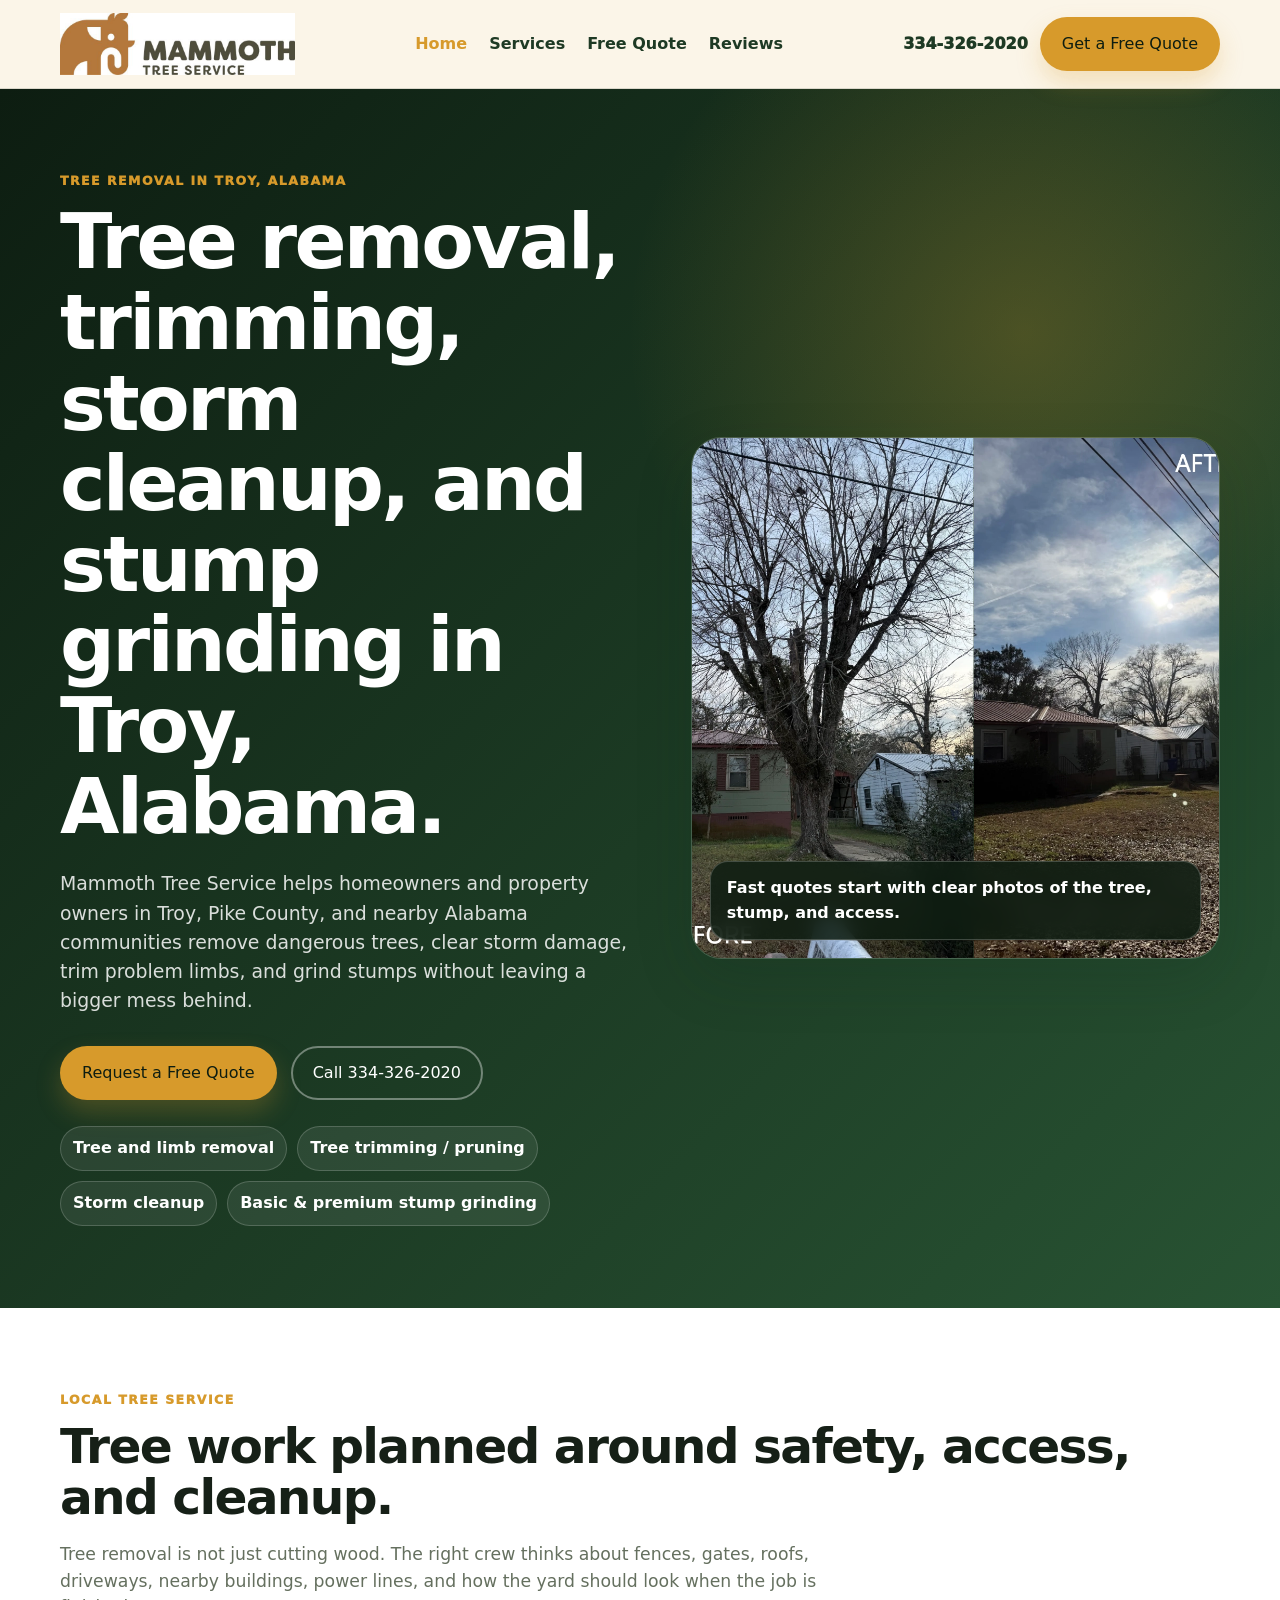
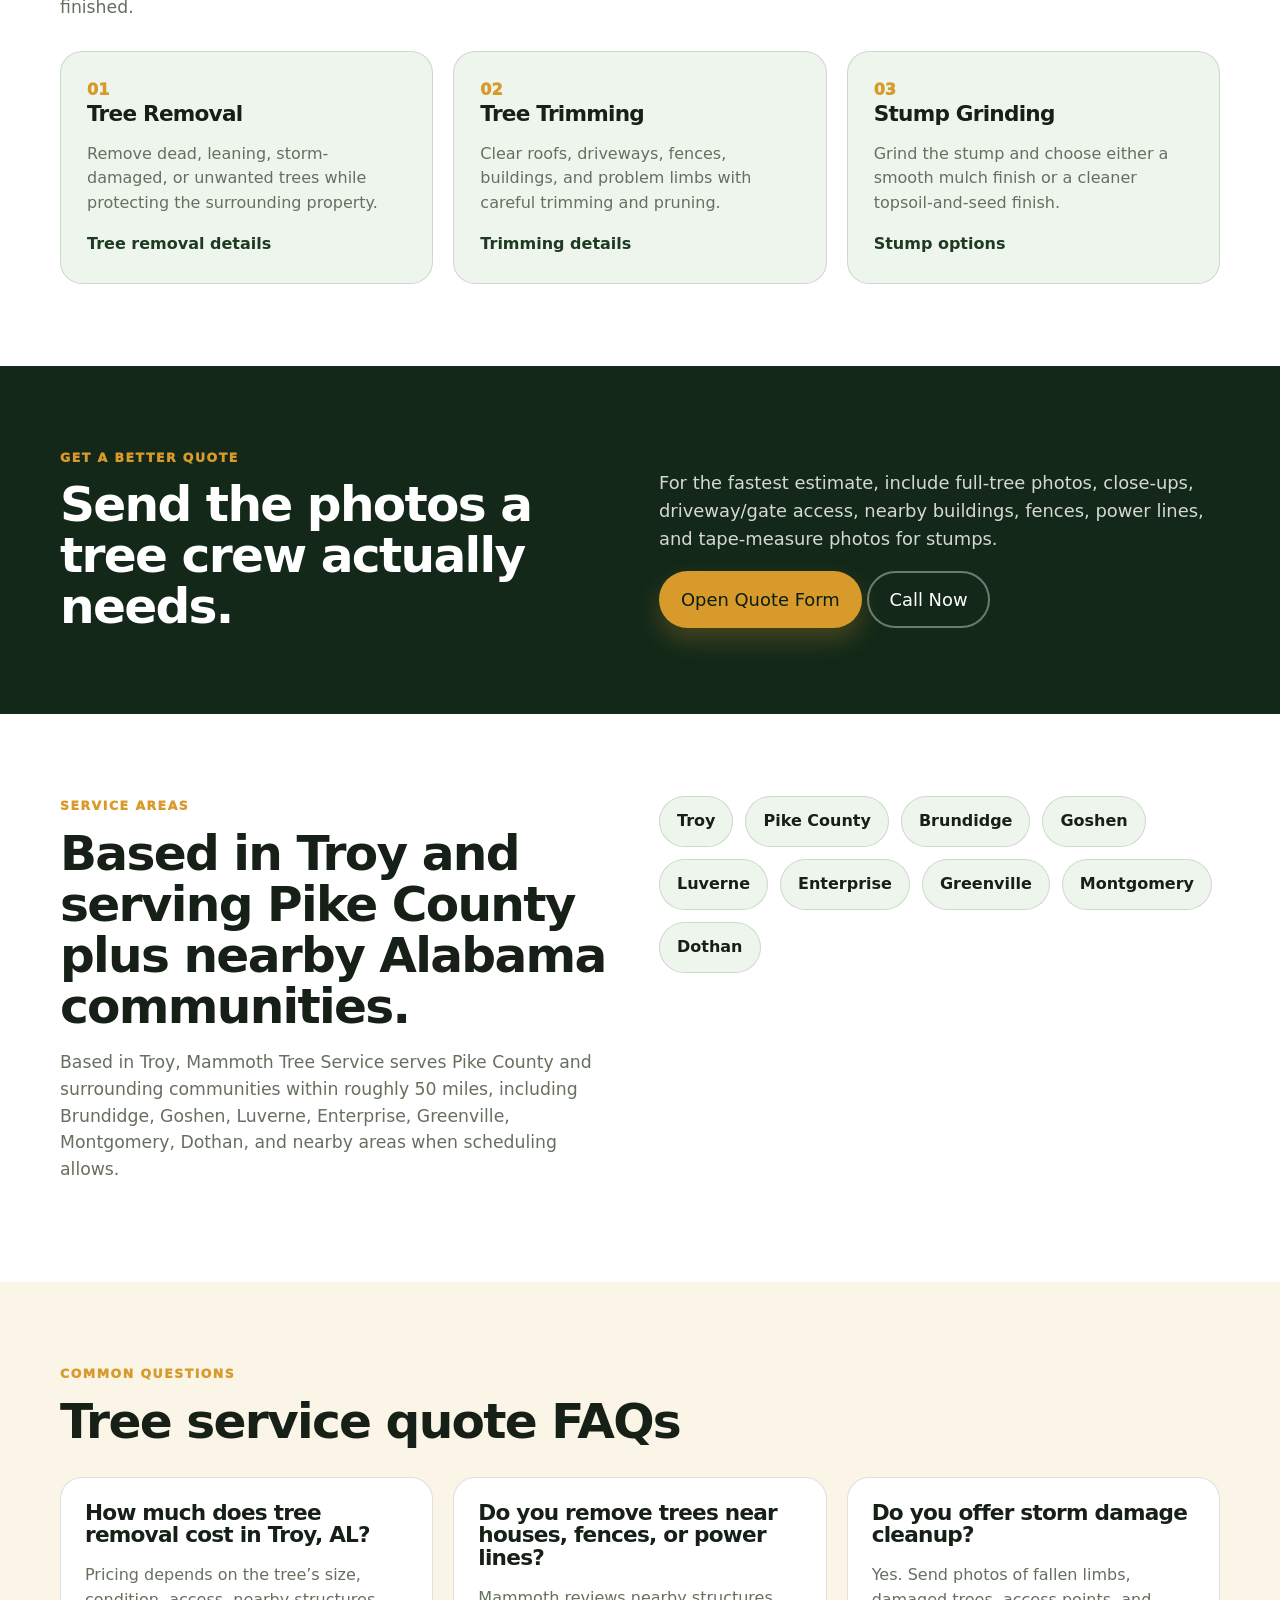
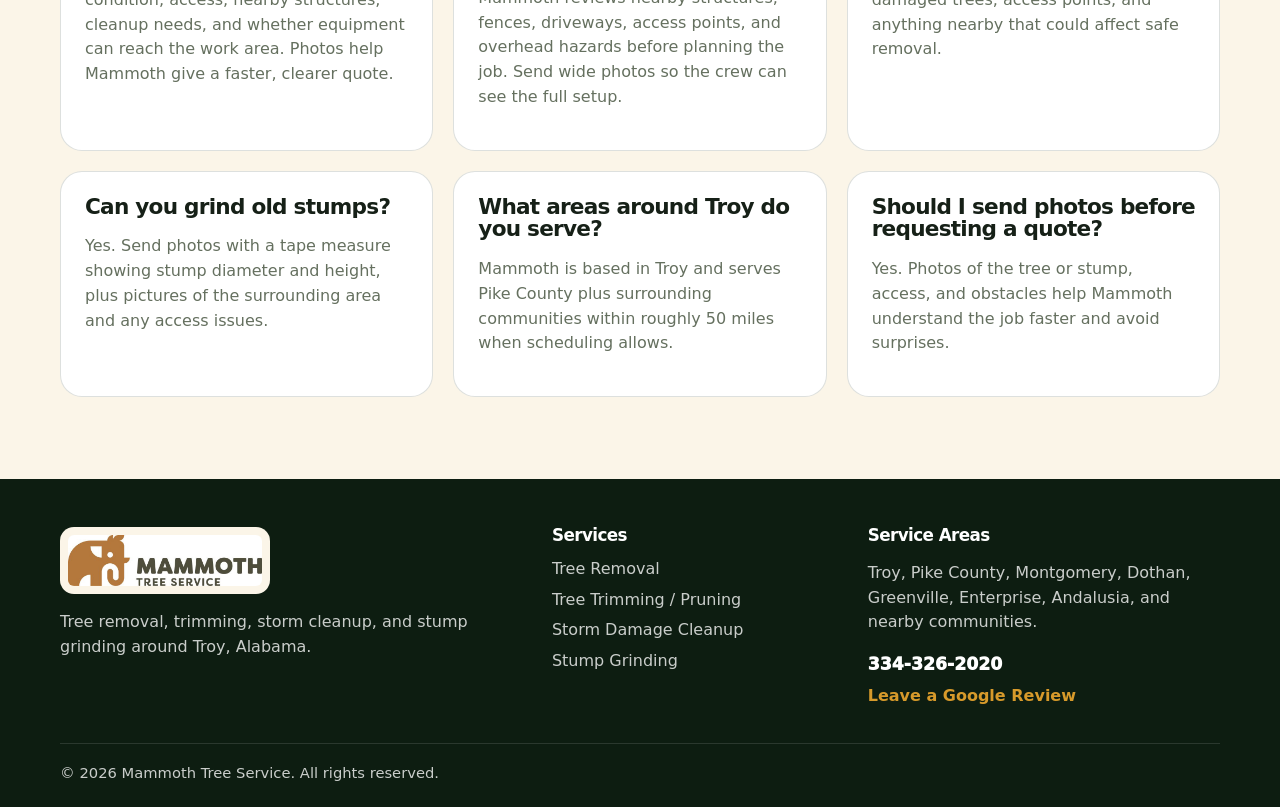
<file: index.html>
<!doctype html>
<html lang="en">
<head>
  <meta charset="utf-8">
  <meta name="viewport" content="width=device-width, initial-scale=1">
  <title>Tree Service Troy AL | Tree Removal, Trimming & Stumps</title>
  <meta name="description" content="Mammoth Tree Service provides tree removal, trimming, storm cleanup, and stump grinding in Troy, Pike County, and nearby Alabama communities.">
  <link rel="canonical" href="https://mammothtree.com/">
  <meta property="og:title" content="Tree Service Troy AL | Tree Removal, Trimming & Stumps">
  <meta property="og:description" content="Mammoth Tree Service provides tree removal, tree trimming, storm cleanup, and stump grinding in Troy, Pike County, and nearby Alabama communities.">
  <meta property="og:type" content="website">
  <meta property="og:url" content="https://mammothtree.com/">
  <meta property="og:image" content="https://mammothtree.com/assets/mammoth-hero-tree-work.png">
  <meta name="twitter:card" content="summary_large_image">
  <link rel="icon" href="assets/mammoth-tree-service-logo.png">
  <link rel="stylesheet" href="styles.css">
  <script type="application/ld+json">{
  "@context": "https://schema.org",
  "@type": "LocalBusiness",
  "name": "Mammoth Tree Service",
  "url": "https://mammothtree.com/",
  "telephone": "+1-334-326-2020",
  "priceRange": "$$",
  "image": "https://mammothtree.com/assets/mammoth-tree-service-logo.png",
  "description": "Tree removal, tree trimming, storm cleanup, and stump grinding in Troy, Alabama and surrounding communities.",
  "areaServed": ["Troy AL", "Pike County AL", "Montgomery AL", "Dothan AL", "Greenville AL", "Enterprise AL", "Andalusia AL"],
  "makesOffer": [
    {"@type":"Offer","itemOffered":{"@type":"Service","name":"Tree Removal"}},
    {"@type":"Offer","itemOffered":{"@type":"Service","name":"Tree Trimming and Pruning"}},
    {"@type":"Offer","itemOffered":{"@type":"Service","name":"Storm Damage Cleanup"}},
    {"@type":"Offer","itemOffered":{"@type":"Service","name":"Stump Grinding"}}
  ]
}</script>
  
</head>
<body>
  <header class="site-header">
    <div class="container header-inner">
      <a class="brand" href="index.html" aria-label="Mammoth Tree Service home">
        <img src="assets/mammoth-tree-service-logo.png" alt="Mammoth Tree Service">
      </a>
      <nav class="nav" aria-label="Main navigation">
        <a class="active" href="index.html">Home</a><a class="" href="services.html">Services</a><a class="" href="contact.html">Free Quote</a><a class="" href="reviews.html">Reviews</a>
      </nav>
      <div class="header-actions"><a class="phone-link" href="tel:3343262020">334-326-2020</a><a class="btn btn-primary header-cta" href="contact.html">Get a Free Quote</a></div>
    </div>
  </header>

  <main>
    <section class="hero hero-home">
      <div class="container hero-grid">
        <div>
          <p class="eyebrow">Tree removal in Troy, Alabama</p>
          <h1>Tree removal, trimming, storm cleanup, and stump grinding in Troy, Alabama.</h1>
          <p class="lede">Mammoth Tree Service helps homeowners and property owners in Troy, Pike County, and nearby Alabama communities remove dangerous trees, clear storm damage, trim problem limbs, and grind stumps without leaving a bigger mess behind.</p>
          <div class="hero-actions">
            <a class="btn btn-primary" href="contact.html">Request a Free Quote</a>
            <a class="btn btn-secondary" href="tel:3343262020">Call 334-326-2020</a>
          </div>
          <ul class="trust-list">
            <li>Tree and limb removal</li>
            <li>Tree trimming / pruning</li>
            <li>Storm cleanup</li>
            <li>Basic & premium stump grinding</li>
          </ul>
        </div>
        <div class="hero-media-card">
          <img src="assets/mammoth-hero-tree-work.png" alt="Before and after tree removal by Mammoth Tree Service">
          <div class="media-badge">Fast quotes start with clear photos of the tree, stump, and access.</div>
        </div>
      </div>
    </section>

    <section class="section section-white">
      <div class="container section-head">
        <p class="eyebrow">Local tree service</p>
        <h2>Tree work planned around safety, access, and cleanup.</h2>
        <p class="body-copy wide">Tree removal is not just cutting wood. The right crew thinks about fences, gates, roofs, driveways, nearby buildings, power lines, and how the yard should look when the job is finished.</p>
      </div>
      <div class="container cards three">
        <article class="card"><span>01</span><h3>Tree Removal</h3><p>Remove dead, leaning, storm-damaged, or unwanted trees while protecting the surrounding property.</p><a href="services.html#removal">Tree removal details</a></article>
        <article class="card"><span>02</span><h3>Tree Trimming</h3><p>Clear roofs, driveways, fences, buildings, and problem limbs with careful trimming and pruning.</p><a href="services.html#trimming">Trimming details</a></article>
        <article class="card"><span>03</span><h3>Stump Grinding</h3><p>Grind the stump and choose either a smooth mulch finish or a cleaner topsoil-and-seed finish.</p><a href="services.html#stumps">Stump options</a></article>
      </div>
    </section>

    <section class="section section-dark">
      <div class="container split">
        <div>
          <p class="eyebrow">Get a better quote</p>
          <h2>Send the photos a tree crew actually needs.</h2>
        </div>
        <div class="checklist">
          <p>For the fastest estimate, include full-tree photos, close-ups, driveway/gate access, nearby buildings, fences, power lines, and tape-measure photos for stumps.</p>
          <a class="btn btn-primary" href="contact.html">Open Quote Form</a>
          <a class="btn btn-secondary" href="tel:3343262020">Call Now</a>
        </div>
      </div>
    </section>

    <section class="section section-white">
      <div class="container split aligned">
        <div>
          <p class="eyebrow">Service areas</p>
          <h2>Based in Troy and serving Pike County plus nearby Alabama communities.</h2>
          <p class="body-copy">Based in Troy, Mammoth Tree Service serves Pike County and surrounding communities within roughly 50 miles, including Brundidge, Goshen, Luverne, Enterprise, Greenville, Montgomery, Dothan, and nearby areas when scheduling allows.</p>
        </div>
        <ul class="area-list"><li>Troy</li><li>Pike County</li><li>Brundidge</li><li>Goshen</li><li>Luverne</li><li>Enterprise</li><li>Greenville</li><li>Montgomery</li><li>Dothan</li></ul>
      </div>
    </section>

    <section class="section section-cream">
      <div class="container section-head">
        <p class="eyebrow">Common questions</p>
        <h2>Tree service quote FAQs</h2>
      </div>
      <div class="container faq-grid">
        <article><h3>How much does tree removal cost in Troy, AL?</h3><p>Pricing depends on the tree’s size, condition, access, nearby structures, cleanup needs, and whether equipment can reach the work area. Photos help Mammoth give a faster, clearer quote.</p></article>
        <article><h3>Do you remove trees near houses, fences, or power lines?</h3><p>Mammoth reviews nearby structures, fences, driveways, access points, and overhead hazards before planning the job. Send wide photos so the crew can see the full setup.</p></article>
        <article><h3>Do you offer storm damage cleanup?</h3><p>Yes. Send photos of fallen limbs, damaged trees, access points, and anything nearby that could affect safe removal.</p></article>
        <article><h3>Can you grind old stumps?</h3><p>Yes. Send photos with a tape measure showing stump diameter and height, plus pictures of the surrounding area and any access issues.</p></article>
        <article><h3>What areas around Troy do you serve?</h3><p>Mammoth is based in Troy and serves Pike County plus surrounding communities within roughly 50 miles when scheduling allows.</p></article>
        <article><h3>Should I send photos before requesting a quote?</h3><p>Yes. Photos of the tree or stump, access, and obstacles help Mammoth understand the job faster and avoid surprises.</p></article>
      </div>
    </section>
  </main>

  <div class="mobile-sticky"><a href="tel:3343262020">Call Now</a><a href="contact.html">Free Quote</a></div>
  <footer class="footer">
    <div class="container footer-grid">
      <div>
        <img class="footer-logo" src="assets/mammoth-tree-service-logo.png" alt="Mammoth Tree Service">
        <p>Tree removal, trimming, storm cleanup, and stump grinding around Troy, Alabama.</p>
      </div>
      <div>
        <h3>Services</h3>
        <a href="services.html#removal">Tree Removal</a>
        <a href="services.html#trimming">Tree Trimming / Pruning</a>
        <a href="services.html#storm">Storm Damage Cleanup</a>
        <a href="services.html#stumps">Stump Grinding</a>
      </div>
      <div>
        <h3>Service Areas</h3>
        <p>Troy, Pike County, Montgomery, Dothan, Greenville, Enterprise, Andalusia, and nearby communities.</p>
        <a class="phone-link footer-phone" href="tel:3343262020">334-326-2020</a>
        <a class="review-link" href="https://g.page/r/CXBdQAm-3pktEBM/review">Leave a Google Review</a>
      </div>
    </div>
    <div class="container footer-bottom">© 2026 Mammoth Tree Service. All rights reserved.</div>
  </footer>
</body>
</html>
</file>
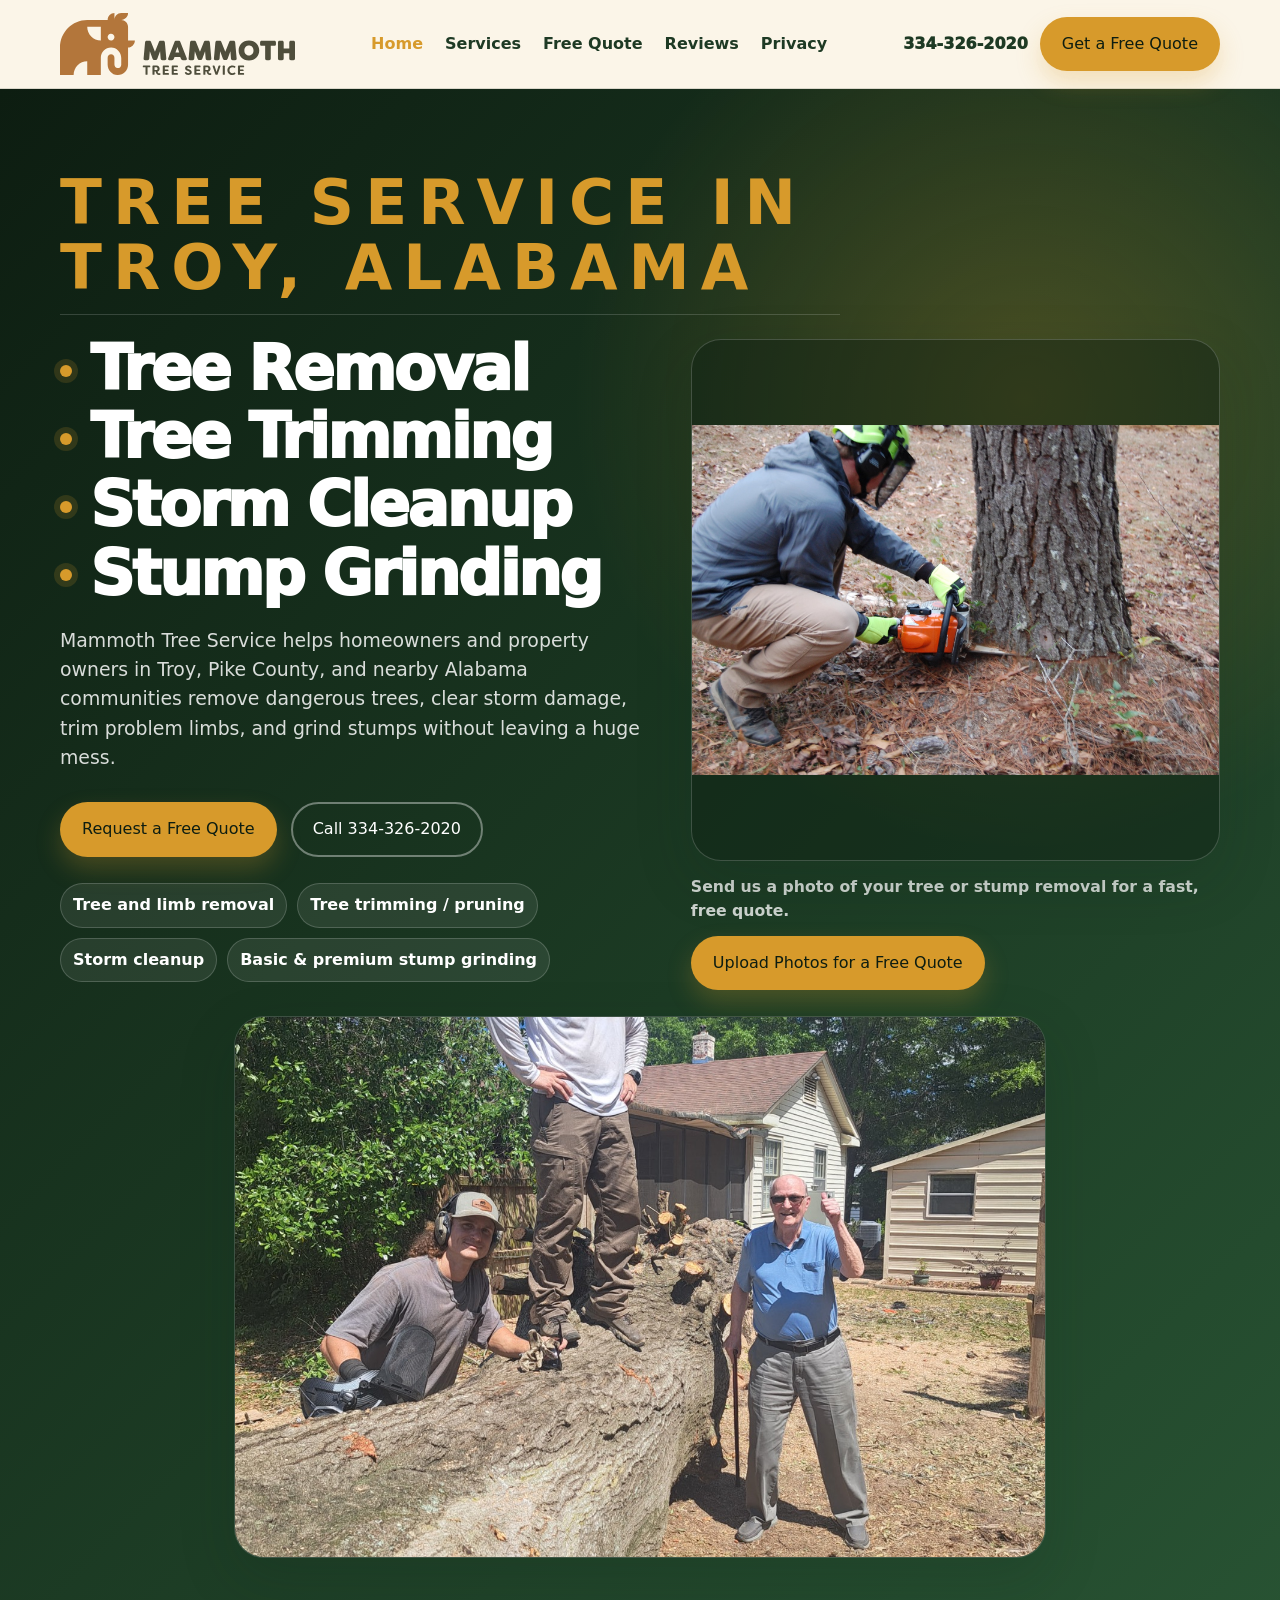
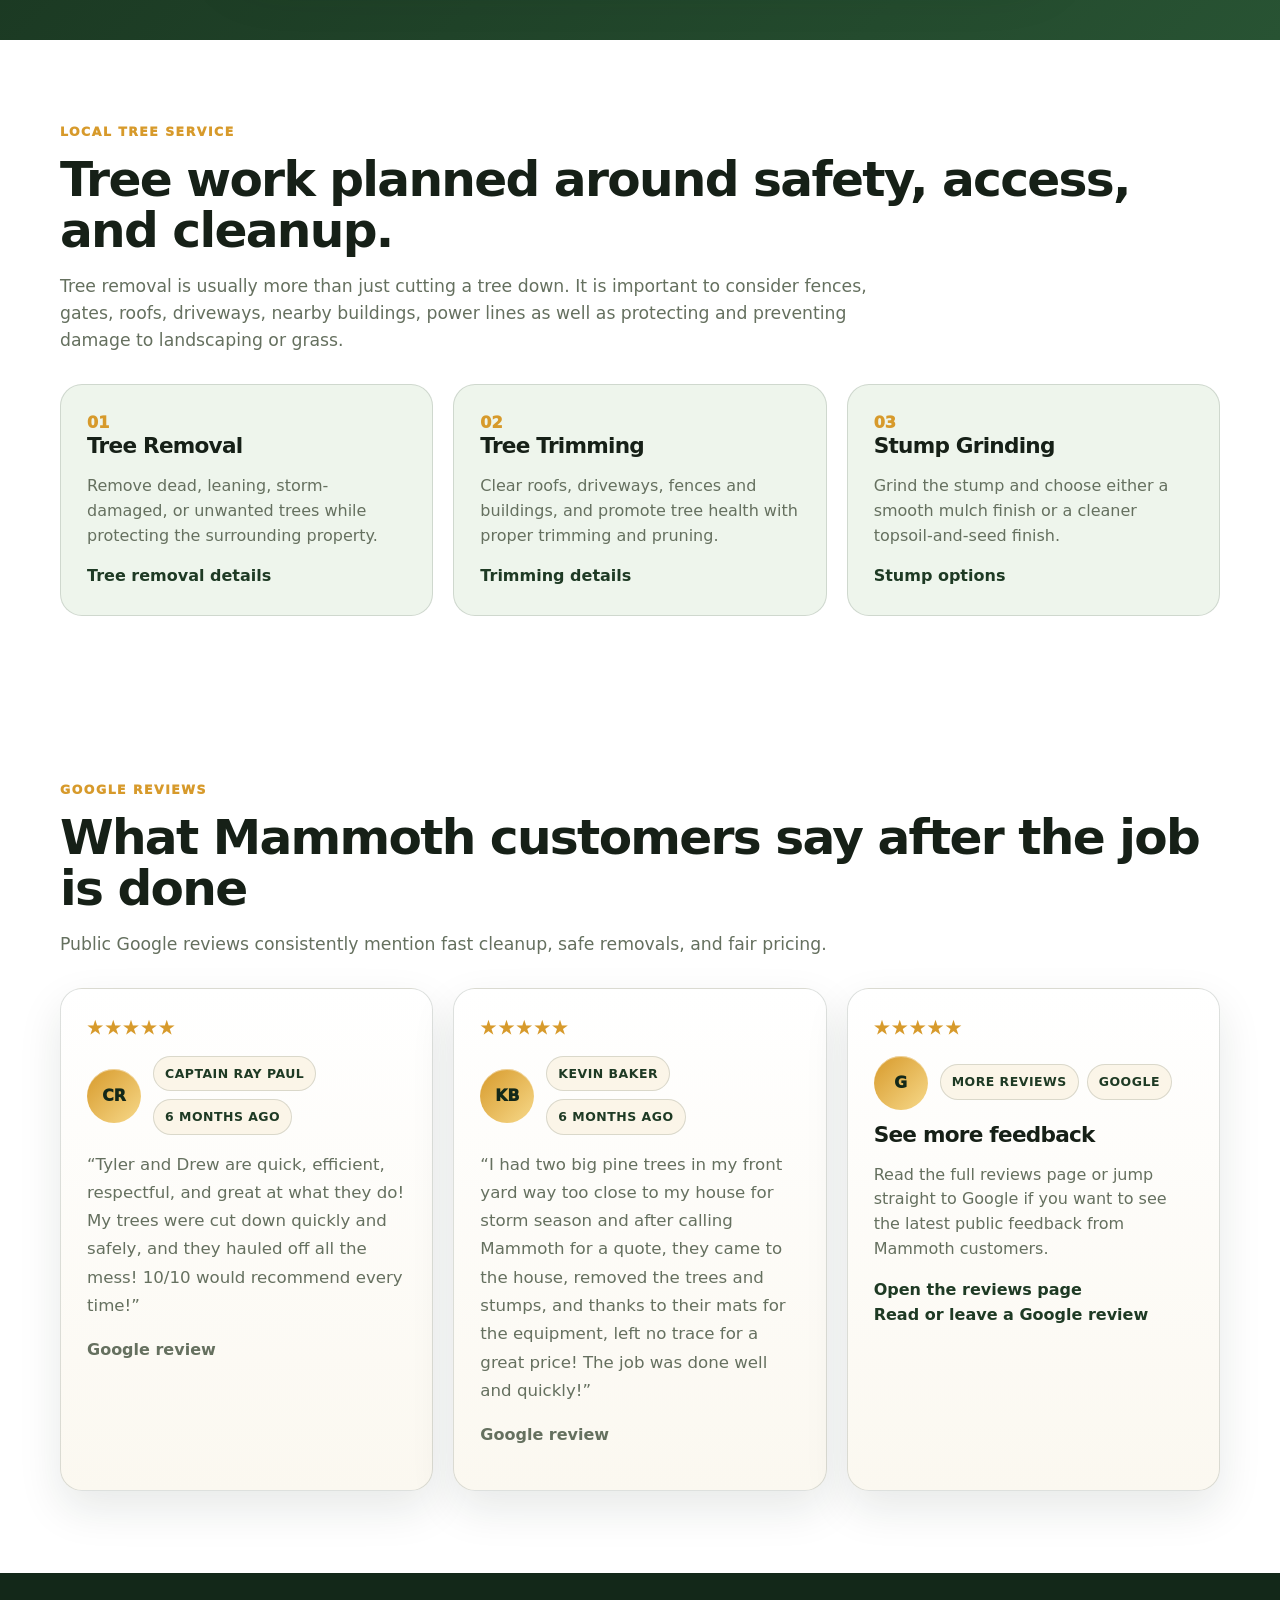
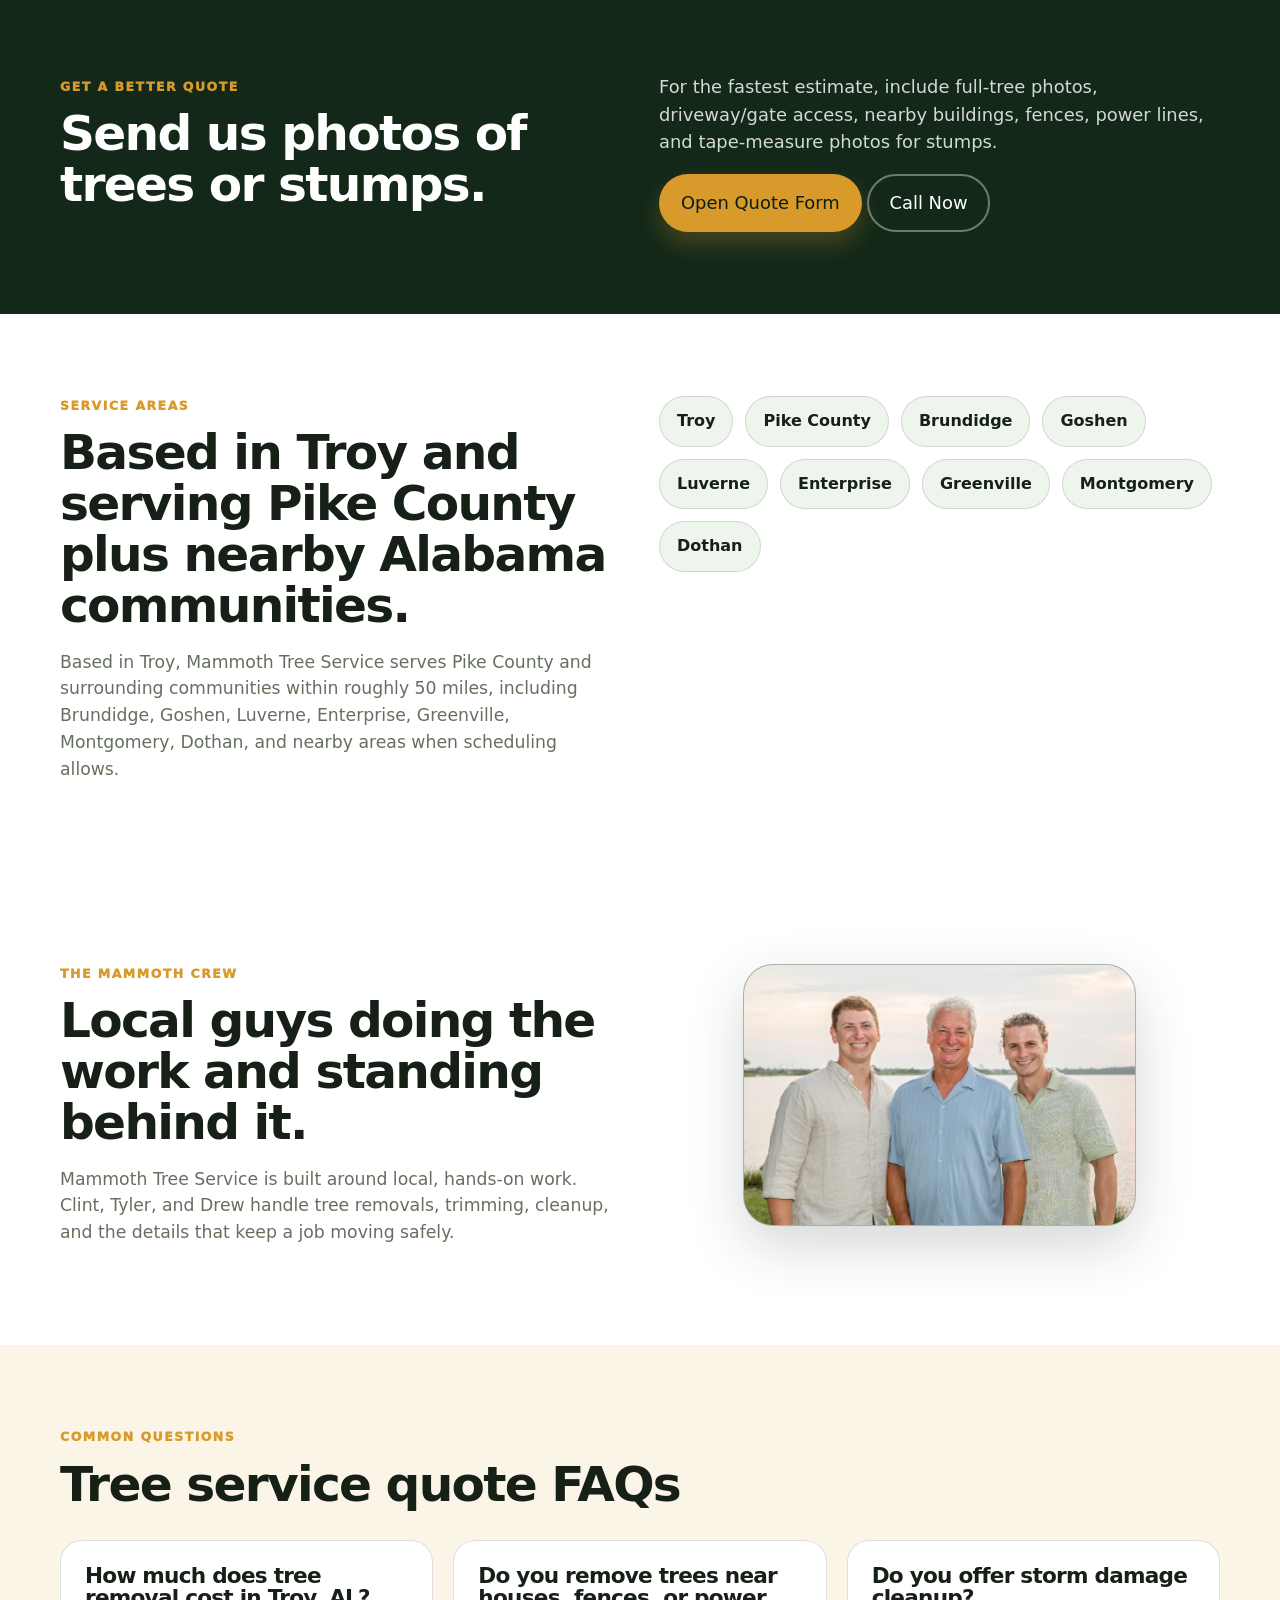
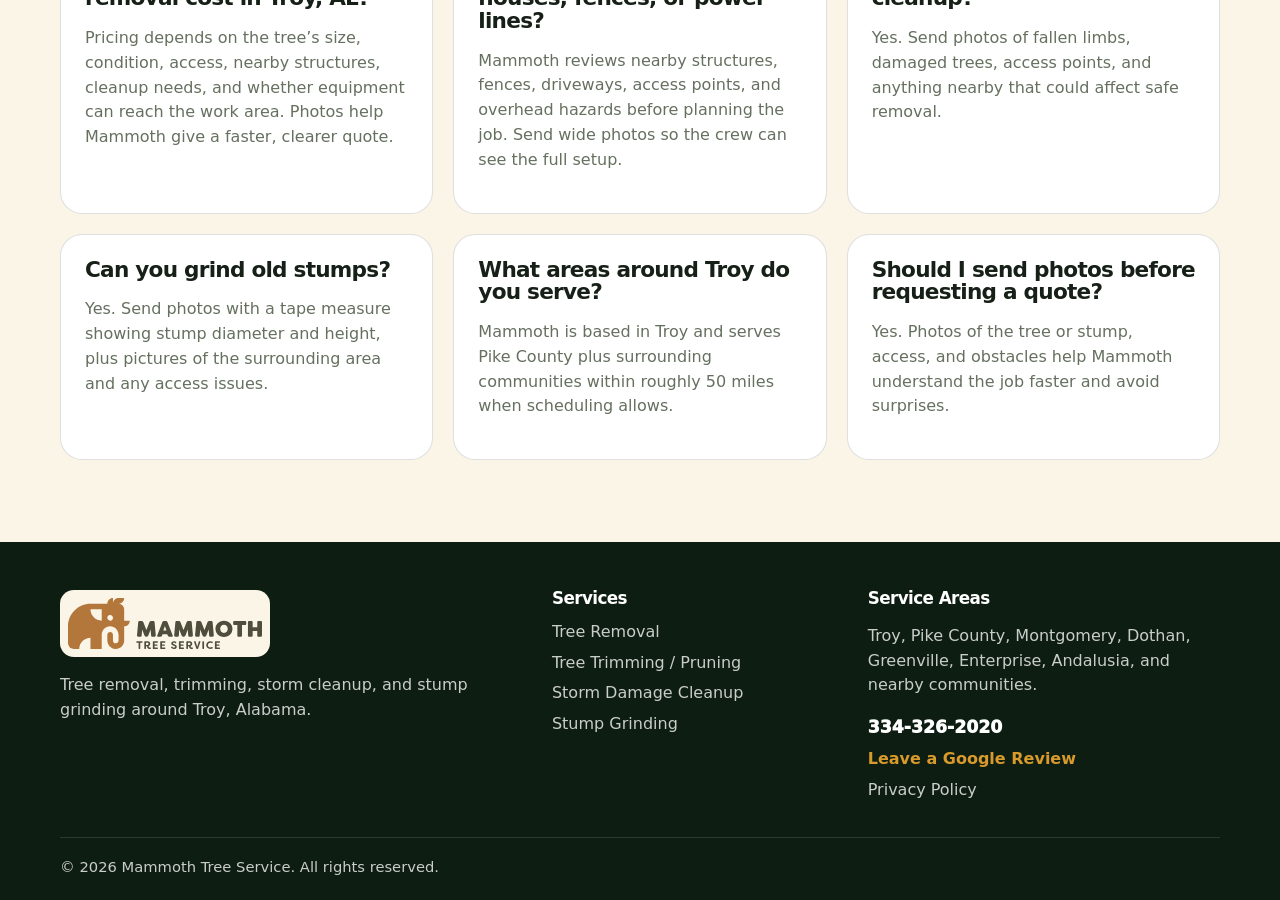
<file: site/index.html>
<!doctype html>
<html lang="en">
<head>
  <meta charset="utf-8">
  <meta name="viewport" content="width=device-width, initial-scale=1">
  <title>Tree Service Troy AL | Tree Removal, Trimming & Stumps</title>
  <meta name="description" content="Mammoth Tree Service provides tree removal, trimming, storm cleanup, and stump grinding in Troy, Pike County, and nearby Alabama communities.">
  <link rel="canonical" href="https://mammothtree.com/">
  <meta property="og:title" content="Tree Service Troy AL | Tree Removal, Trimming & Stumps">
  <meta property="og:description" content="Mammoth Tree Service provides tree removal, tree trimming, storm cleanup, and stump grinding in Troy, Pike County, and nearby Alabama communities.">
  <meta property="og:type" content="website">
  <meta property="og:url" content="https://mammothtree.com/">
  <meta property="og:image" content="https://mammothtree.com/assets/mammoth-hero-tree-work.png">
  <meta name="twitter:card" content="summary_large_image">
  <link rel="icon" href="assets/mammoth-tree-service-logo.svg">
  <link rel="stylesheet" href="styles.css">
  <script type="application/ld+json">{
  "@context": "https://schema.org",
  "@type": "LocalBusiness",
  "name": "Mammoth Tree Service",
  "url": "https://mammothtree.com/",
  "telephone": "+1-334-326-2020",
  "priceRange": "$$",
  "image": "https://mammothtree.com/assets/mammoth-tree-service-logo.svg",
  "description": "Tree removal, tree trimming, storm cleanup, and stump grinding in Troy, Alabama and surrounding communities.",
  "areaServed": ["Troy AL", "Pike County AL", "Montgomery AL", "Dothan AL", "Greenville AL", "Enterprise AL", "Andalusia AL"],
  "makesOffer": [
    {"@type":"Offer","itemOffered":{"@type":"Service","name":"Tree Removal"}},
    {"@type":"Offer","itemOffered":{"@type":"Service","name":"Tree Trimming and Pruning"}},
    {"@type":"Offer","itemOffered":{"@type":"Service","name":"Storm Damage Cleanup"}},
    {"@type":"Offer","itemOffered":{"@type":"Service","name":"Stump Grinding"}}
  ]
}</script>
  
</head>
<body>
  <header class="site-header">
    <div class="container header-inner">
      <a class="brand" href="index.html" aria-label="Mammoth Tree Service home">
        <img src="assets/mammoth-tree-service-logo.svg" alt="Mammoth Tree Service">
      </a>
      <nav class="nav" aria-label="Main navigation">
        <a class="active" href="index.html">Home</a><a class="" href="services.html">Services</a><a class="" href="contact.html">Free Quote</a><a class="" href="reviews.html">Reviews</a><a class="" href="privacy-policy.html">Privacy</a>
      </nav>
      <div class="header-actions"><a class="phone-link" href="tel:3343262020">334-326-2020</a><a class="btn btn-primary header-cta" href="contact.html">Get a Free Quote</a></div>
    </div>
  </header>

  <main>
    <section class="hero hero-home">
      <div class="container">
        <h1 class="hero-service-title">Tree service in Troy, Alabama</h1>
        <div class="hero-grid">
          <div>
            <ul class="hero-service-list" aria-label="Mammoth Tree Service services">
              <li>Tree Removal</li>
              <li>Tree Trimming</li>
              <li>Storm Cleanup</li>
              <li>Stump Grinding</li>
            </ul>
            <p class="lede">Mammoth Tree Service helps homeowners and property owners in Troy, Pike County, and nearby Alabama communities remove dangerous trees, clear storm damage, trim problem limbs, and grind stumps without leaving a huge mess.</p>
            <div class="hero-actions">
              <a class="btn btn-primary" href="contact.html">Request a Free Quote</a>
              <a class="btn btn-secondary" href="tel:3343262020">Call 334-326-2020</a>
            </div>
            <ul class="trust-list">
              <li>Tree and limb removal</li>
              <li>Tree trimming / pruning</li>
              <li>Storm cleanup</li>
              <li>Basic & premium stump grinding</li>
            </ul>
          </div>
          <div>
            <div class="hero-media-card">
              <img src="assets/mammoth-tree-removal-1.jpg" alt="Tree removal project completed by Mammoth Tree Service">
            </div>
            <div class="media-upload-cta">
              <p class="media-note">Send us a photo of your tree or stump removal for a fast, free quote.</p>
              <a class="btn btn-primary upload-link" href="contact.html#quote-form">Upload Photos for a Free Quote</a>
            </div>
          </div>
        </div>
        <div class="hero-photo-feature" aria-label="Recent Mammoth Tree Service project photo">
          <div class="hero-photo-feature-card">
            <img src="assets/mammoth-team-customer-homepage.jpg" alt="Tyler and Drew with a customer after a Mammoth Tree Service job">
          </div>
        </div>
      </div>
    </section>

    <section class="section section-white">
      <div class="container section-head">
        <p class="eyebrow">Local tree service</p>
        <h2>Tree work planned around safety, access, and cleanup.</h2>
        <p class="body-copy wide">Tree removal is usually more than just cutting a tree down. It is important to consider fences, gates, roofs, driveways, nearby buildings, power lines as well as protecting and preventing damage to landscaping or grass.</p>
      </div>
      <div class="container cards three">
        <article class="card"><span>01</span><h3>Tree Removal</h3><p>Remove dead, leaning, storm-damaged, or unwanted trees while protecting the surrounding property.</p><a href="services.html#removal">Tree removal details</a></article>
        <article class="card"><span>02</span><h3>Tree Trimming</h3><p>Clear roofs, driveways, fences and buildings, and promote tree health with proper trimming and pruning.</p><a href="services.html#trimming">Trimming details</a></article>
        <article class="card"><span>03</span><h3>Stump Grinding</h3><p>Grind the stump and choose either a smooth mulch finish or a cleaner topsoil-and-seed finish.</p><a href="services.html#stumps">Stump options</a></article>
      </div>
    </section>

    <section class="section section-white">
      <div class="container section-head">
        <p class="eyebrow">Google reviews</p>
        <h2>What Mammoth customers say after the job is done</h2>
        <p class="body-copy wide">Public Google reviews consistently mention fast cleanup, safe removals, and fair pricing.</p>
      </div>
      <div class="container cards three testimonial-grid">
        <article class="card testimonial-card">
          <span class="review-stars">★★★★★</span>
          <div class="testimonial-top">
            <div class="testimonial-avatar" aria-hidden="true">CR</div>
            <div class="testimonial-badges"><span class="testimonial-badge">Captain Ray Paul</span><span class="testimonial-badge">6 months ago</span></div>
          </div>
          <p class="testimonial-quote">“Tyler and Drew are quick, efficient, respectful, and great at what they do! My trees were cut down quickly and safely, and they hauled off all the mess! 10/10 would recommend every time!”</p>
          <p class="testimonial-meta">Google review</p>
        </article>
        <article class="card testimonial-card">
          <span class="review-stars">★★★★★</span>
          <div class="testimonial-top">
            <div class="testimonial-avatar" aria-hidden="true">KB</div>
            <div class="testimonial-badges"><span class="testimonial-badge">Kevin Baker</span><span class="testimonial-badge">6 months ago</span></div>
          </div>
          <p class="testimonial-quote">“I had two big pine trees in my front yard way too close to my house for storm season and after calling Mammoth for a quote, they came to the house, removed the trees and stumps, and thanks to their mats for the equipment, left no trace for a great price! The job was done well and quickly!”</p>
          <p class="testimonial-meta">Google review</p>
        </article>
        <article class="card testimonial-card testimonial-cta-card">
          <span class="review-stars">★★★★★</span>
          <div class="testimonial-top">
            <div class="testimonial-avatar" aria-hidden="true">G</div>
            <div class="testimonial-badges"><span class="testimonial-badge">More reviews</span><span class="testimonial-badge">Google</span></div>
          </div>
          <h3>See more feedback</h3>
          <p>Read the full reviews page or jump straight to Google if you want to see the latest public feedback from Mammoth customers.</p>
          <a href="reviews.html">Open the reviews page</a><br>
          <a href="https://g.page/r/CXBdQAm-3pktEBM/review">Read or leave a Google review</a>
        </article>
      </div>
    </section>

    <section class="section section-dark">
      <div class="container split">
        <div>
          <p class="eyebrow">Get a better quote</p>
          <h2>Send us photos of trees or stumps.</h2>
        </div>
        <div class="checklist">
          <p>For the fastest estimate, include full-tree photos, driveway/gate access, nearby buildings, fences, power lines, and tape-measure photos for stumps.</p>
          <a class="btn btn-primary" href="contact.html">Open Quote Form</a>
          <a class="btn btn-secondary" href="tel:3343262020">Call Now</a>
        </div>
      </div>
    </section>

    <section class="section section-white">
      <div class="container split aligned">
        <div>
          <p class="eyebrow">Service areas</p>
          <h2>Based in Troy and serving Pike County plus nearby Alabama communities.</h2>
          <p class="body-copy">Based in Troy, Mammoth Tree Service serves Pike County and surrounding communities within roughly 50 miles, including Brundidge, Goshen, Luverne, Enterprise, Greenville, Montgomery, Dothan, and nearby areas when scheduling allows.</p>
        </div>
        <ul class="area-list"><li>Troy</li><li>Pike County</li><li>Brundidge</li><li>Goshen</li><li>Luverne</li><li>Enterprise</li><li>Greenville</li><li>Montgomery</li><li>Dothan</li></ul>
      </div>
    </section>

    <section class="section section-white">
      <div class="container split aligned">
        <div>
          <p class="eyebrow">The Mammoth crew</p>
          <h2>Local guys doing the work and standing behind it.</h2>
          <p class="body-copy">Mammoth Tree Service is built around local, hands-on work. Clint, Tyler, and Drew handle tree removals, trimming, cleanup, and the details that keep a job moving safely.</p>
        </div>
        <div class="hero-photo-feature-card">
          <img src="assets/mammoth-clint-tyler-drew.jpg" alt="Clint, Tyler, and Drew with Mammoth Tree Service">
        </div>
      </div>
    </section>

    <section class="section section-cream">
      <div class="container section-head">
        <p class="eyebrow">Common questions</p>
        <h2>Tree service quote FAQs</h2>
      </div>
      <div class="container faq-grid">
        <article><h3>How much does tree removal cost in Troy, AL?</h3><p>Pricing depends on the tree’s size, condition, access, nearby structures, cleanup needs, and whether equipment can reach the work area. Photos help Mammoth give a faster, clearer quote.</p></article>
        <article><h3>Do you remove trees near houses, fences, or power lines?</h3><p>Mammoth reviews nearby structures, fences, driveways, access points, and overhead hazards before planning the job. Send wide photos so the crew can see the full setup.</p></article>
        <article><h3>Do you offer storm damage cleanup?</h3><p>Yes. Send photos of fallen limbs, damaged trees, access points, and anything nearby that could affect safe removal.</p></article>
        <article><h3>Can you grind old stumps?</h3><p>Yes. Send photos with a tape measure showing stump diameter and height, plus pictures of the surrounding area and any access issues.</p></article>
        <article><h3>What areas around Troy do you serve?</h3><p>Mammoth is based in Troy and serves Pike County plus surrounding communities within roughly 50 miles when scheduling allows.</p></article>
        <article><h3>Should I send photos before requesting a quote?</h3><p>Yes. Photos of the tree or stump, access, and obstacles help Mammoth understand the job faster and avoid surprises.</p></article>
      </div>
    </section>
  </main>

  <div class="mobile-sticky"><a href="tel:3343262020">Call Now</a><a href="contact.html">Free Quote</a></div>
  <footer class="footer">
    <div class="container footer-grid">
      <div>
        <img class="footer-logo" src="assets/mammoth-tree-service-logo.svg" alt="Mammoth Tree Service">
        <p>Tree removal, trimming, storm cleanup, and stump grinding around Troy, Alabama.</p>
      </div>
      <div>
        <h3>Services</h3>
        <a href="services.html#removal">Tree Removal</a>
        <a href="services.html#trimming">Tree Trimming / Pruning</a>
        <a href="services.html#storm">Storm Damage Cleanup</a>
        <a href="services.html#stumps">Stump Grinding</a>
      </div>
      <div>
        <h3>Service Areas</h3>
        <p>Troy, Pike County, Montgomery, Dothan, Greenville, Enterprise, Andalusia, and nearby communities.</p>
        <a class="phone-link footer-phone" href="tel:3343262020">334-326-2020</a>
        <a class="review-link" href="https://g.page/r/CXBdQAm-3pktEBM/review">Leave a Google Review</a>
        <a href="privacy-policy.html">Privacy Policy</a>
      </div>
    </div>
    <div class="container footer-bottom">© 2026 Mammoth Tree Service. All rights reserved.</div>
  </footer>
</body>
</html>
</file>
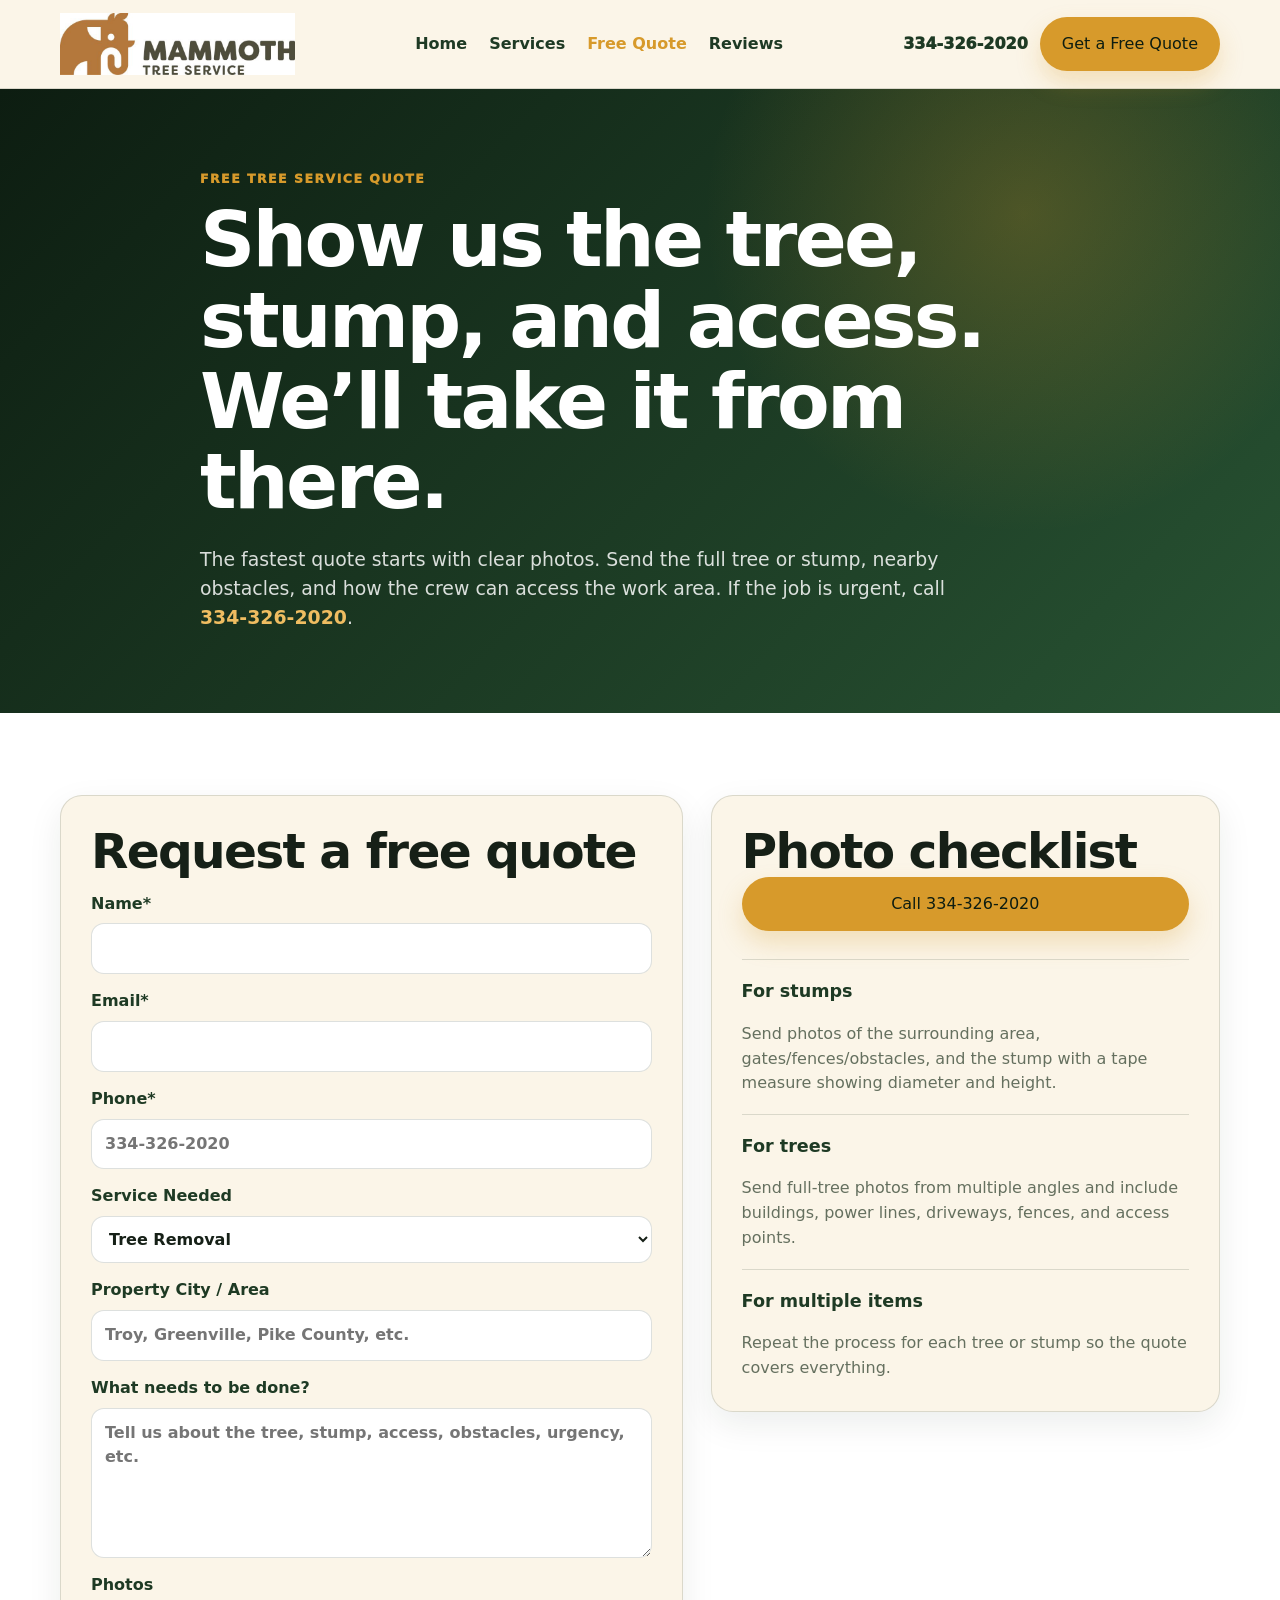
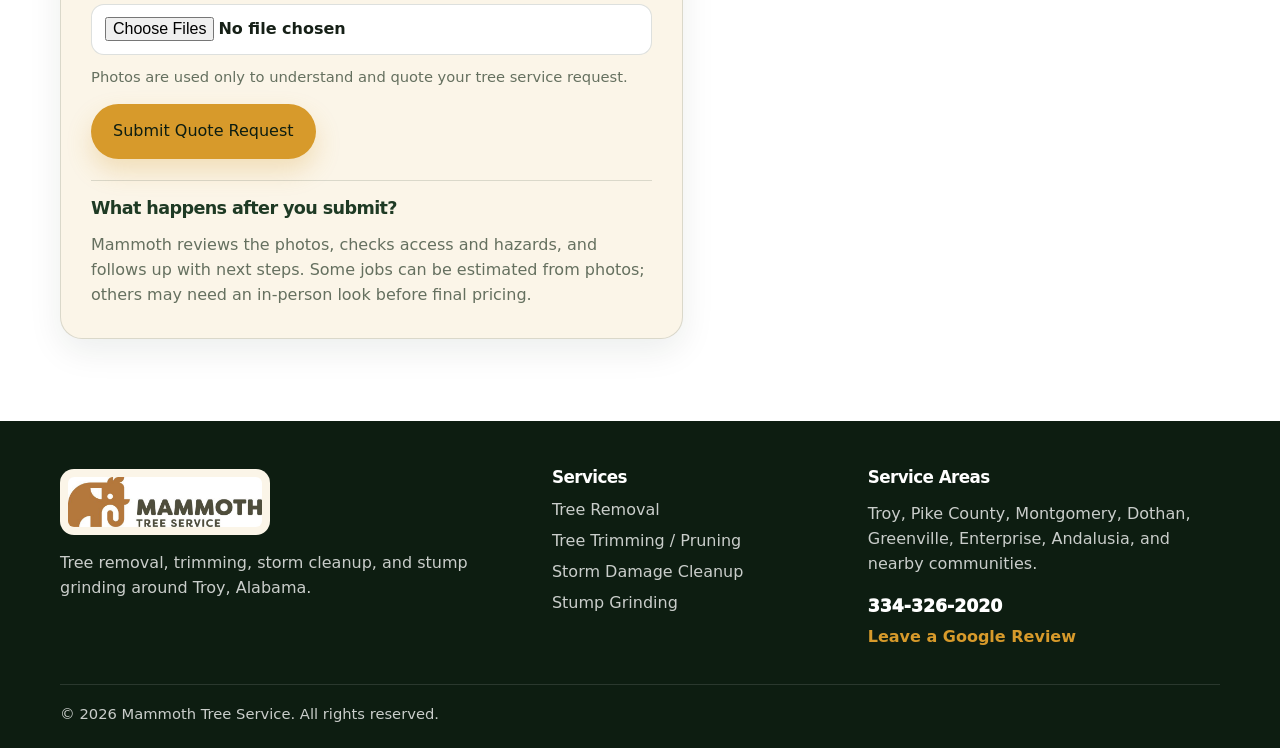
<file: contact.html>
<!doctype html>
<html lang="en">
<head>
  <meta charset="utf-8">
  <meta name="viewport" content="width=device-width, initial-scale=1">
  <title>Free Tree Service Quote in Troy AL | Mammoth Tree Service</title>
  <meta name="description" content="Request a free quote for tree removal, trimming, storm cleanup, or stump grinding from Mammoth Tree Service in Troy, Alabama.">
  <link rel="canonical" href="https://mammothtree.com/contact">
  <meta property="og:title" content="Free Tree Service Quote in Troy AL | Mammoth Tree Service">
  <meta property="og:description" content="Request a free quote for tree removal, trimming, storm cleanup, or stump grinding from Mammoth Tree Service in Troy, Alabama.">
  <meta property="og:type" content="website">
  <meta property="og:url" content="https://mammothtree.com/contact">
  <meta property="og:image" content="https://mammothtree.com/assets/mammoth-hero-tree-work.png">
  <meta name="twitter:card" content="summary_large_image">
  <link rel="icon" href="assets/mammoth-tree-service-logo.png">
  <link rel="stylesheet" href="styles.css">
  <script type="application/ld+json">{
  "@context": "https://schema.org",
  "@type": "LocalBusiness",
  "name": "Mammoth Tree Service",
  "url": "https://mammothtree.com/",
  "telephone": "+1-334-326-2020",
  "priceRange": "$$",
  "image": "https://mammothtree.com/assets/mammoth-tree-service-logo.png",
  "description": "Tree removal, tree trimming, storm cleanup, and stump grinding in Troy, Alabama and surrounding communities.",
  "areaServed": ["Troy AL", "Pike County AL", "Montgomery AL", "Dothan AL", "Greenville AL", "Enterprise AL", "Andalusia AL"],
  "makesOffer": [
    {"@type":"Offer","itemOffered":{"@type":"Service","name":"Tree Removal"}},
    {"@type":"Offer","itemOffered":{"@type":"Service","name":"Tree Trimming and Pruning"}},
    {"@type":"Offer","itemOffered":{"@type":"Service","name":"Storm Damage Cleanup"}},
    {"@type":"Offer","itemOffered":{"@type":"Service","name":"Stump Grinding"}}
  ]
}</script>
  
</head>
<body>
  <header class="site-header">
    <div class="container header-inner">
      <a class="brand" href="index.html" aria-label="Mammoth Tree Service home">
        <img src="assets/mammoth-tree-service-logo.png" alt="Mammoth Tree Service">
      </a>
      <nav class="nav" aria-label="Main navigation">
        <a class="" href="index.html">Home</a><a class="" href="services.html">Services</a><a class="active" href="contact.html">Free Quote</a><a class="" href="reviews.html">Reviews</a>
      </nav>
      <div class="header-actions"><a class="phone-link" href="tel:3343262020">334-326-2020</a><a class="btn btn-primary header-cta" href="contact.html">Get a Free Quote</a></div>
    </div>
  </header>

  <main>
    <section class="page-hero">
      <div class="container narrow">
        <p class="eyebrow">Free tree service quote</p>
        <h1>Show us the tree, stump, and access. We’ll take it from there.</h1>
        <p class="lede dark">The fastest quote starts with clear photos. Send the full tree or stump, nearby obstacles, and how the crew can access the work area. If the job is urgent, call <a href="tel:3343262020">334-326-2020</a>.</p>
      </div>
    </section>
    <section class="section section-white">
      <div class="container contact-grid">
        <form class="quote-form" name="mammoth-free-quote" method="POST" data-netlify="true" netlify-honeypot="bot-field" enctype="multipart/form-data" action="thank-you.html">
          <input type="hidden" name="form-name" value="mammoth-free-quote">
          <p class="hidden"><label>Don’t fill this out: <input name="bot-field"></label></p>
          <h2>Request a free quote</h2>
          <label>Name*<input required name="name" autocomplete="name"></label>
          <label>Email*<input required type="email" name="email" autocomplete="email"></label>
          <label>Phone*<input required name="phone" autocomplete="tel" placeholder="334-326-2020"></label>
          <label>Service Needed<select name="service"><option>Tree Removal</option><option>Tree Trimming / Pruning</option><option>Storm Damage Cleanup</option><option>Stump Grinding</option><option>Multiple Services</option></select></label>
          <label>Property City / Area<input name="city" placeholder="Troy, Greenville, Pike County, etc."></label>
          <label>What needs to be done?<textarea name="message" rows="5" placeholder="Tell us about the tree, stump, access, obstacles, urgency, etc."></textarea></label>
          <label>Photos<input type="file" name="photos" multiple accept="image/*"></label>
          <p class="form-note">Photos are used only to understand and quote your tree service request.</p>
          <button class="btn btn-primary" type="submit">Submit Quote Request</button>
        <div class="after-submit"><h3>What happens after you submit?</h3><p>Mammoth reviews the photos, checks access and hazards, and follows up with next steps. Some jobs can be estimated from photos; others may need an in-person look before final pricing.</p></div>
        </form>
        <aside class="photo-guide">
          <h2>Photo checklist</h2>
          <a class="btn btn-primary full-width" href="tel:3343262020">Call 334-326-2020</a>
          <div class="guide-item"><strong>For stumps</strong><p>Send photos of the surrounding area, gates/fences/obstacles, and the stump with a tape measure showing diameter and height.</p></div>
          <div class="guide-item"><strong>For trees</strong><p>Send full-tree photos from multiple angles and include buildings, power lines, driveways, fences, and access points.</p></div>
          <div class="guide-item"><strong>For multiple items</strong><p>Repeat the process for each tree or stump so the quote covers everything.</p></div>
        </aside>
      </div>
    </section>
  </main>

  <div class="mobile-sticky"><a href="tel:3343262020">Call Now</a><a href="contact.html">Free Quote</a></div>
  <footer class="footer">
    <div class="container footer-grid">
      <div>
        <img class="footer-logo" src="assets/mammoth-tree-service-logo.png" alt="Mammoth Tree Service">
        <p>Tree removal, trimming, storm cleanup, and stump grinding around Troy, Alabama.</p>
      </div>
      <div>
        <h3>Services</h3>
        <a href="services.html#removal">Tree Removal</a>
        <a href="services.html#trimming">Tree Trimming / Pruning</a>
        <a href="services.html#storm">Storm Damage Cleanup</a>
        <a href="services.html#stumps">Stump Grinding</a>
      </div>
      <div>
        <h3>Service Areas</h3>
        <p>Troy, Pike County, Montgomery, Dothan, Greenville, Enterprise, Andalusia, and nearby communities.</p>
        <a class="phone-link footer-phone" href="tel:3343262020">334-326-2020</a>
        <a class="review-link" href="https://g.page/r/CXBdQAm-3pktEBM/review">Leave a Google Review</a>
      </div>
    </div>
    <div class="container footer-bottom">© 2026 Mammoth Tree Service. All rights reserved.</div>
  </footer>
<script>
  // GitHub Pages staging cannot process Netlify forms. Keep staging review smooth
  // while preserving normal POST behavior on Netlify/production.
  if (location.hostname.includes('github.io')) {
    document.querySelectorAll('form[data-netlify="true"]').forEach((form) => {
      form.addEventListener('submit', (event) => {
        event.preventDefault();
        location.href = form.getAttribute('action') || 'thank-you.html';
      });
    });
  }
</script>
</body>
</html>
</file>
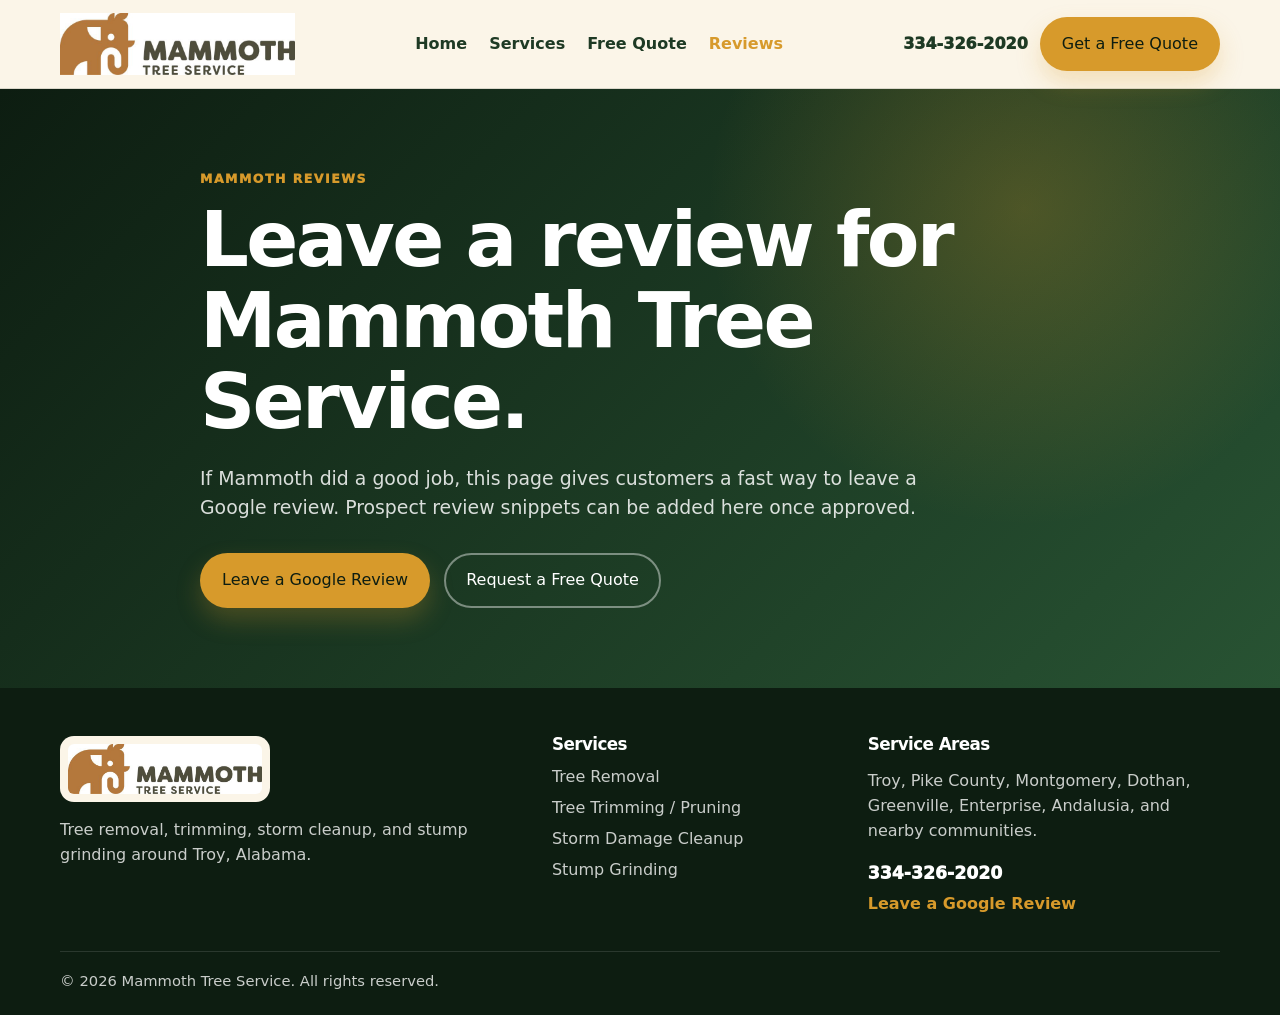
<file: reviews.html>
<!doctype html>
<html lang="en">
<head>
  <meta charset="utf-8">
  <meta name="viewport" content="width=device-width, initial-scale=1">
  <title>Mammoth Tree Service Reviews | Troy AL Tree Company</title>
  <meta name="description" content="Leave a Google review for Mammoth Tree Service or request a free quote for tree service in Troy, Alabama.">
  <link rel="canonical" href="https://mammothtree.com/reviews">
  <meta property="og:title" content="Mammoth Tree Service Reviews | Troy AL Tree Company">
  <meta property="og:description" content="Leave a Google review for Mammoth Tree Service or request a free quote for tree service in Troy, Alabama.">
  <meta property="og:type" content="website">
  <meta property="og:url" content="https://mammothtree.com/reviews">
  <meta property="og:image" content="https://mammothtree.com/assets/mammoth-hero-tree-work.png">
  <meta name="twitter:card" content="summary_large_image">
  <link rel="icon" href="assets/mammoth-tree-service-logo.png">
  <link rel="stylesheet" href="styles.css">
  <script type="application/ld+json">{
  "@context": "https://schema.org",
  "@type": "LocalBusiness",
  "name": "Mammoth Tree Service",
  "url": "https://mammothtree.com/",
  "telephone": "+1-334-326-2020",
  "priceRange": "$$",
  "image": "https://mammothtree.com/assets/mammoth-tree-service-logo.png",
  "description": "Tree removal, tree trimming, storm cleanup, and stump grinding in Troy, Alabama and surrounding communities.",
  "areaServed": ["Troy AL", "Pike County AL", "Montgomery AL", "Dothan AL", "Greenville AL", "Enterprise AL", "Andalusia AL"],
  "makesOffer": [
    {"@type":"Offer","itemOffered":{"@type":"Service","name":"Tree Removal"}},
    {"@type":"Offer","itemOffered":{"@type":"Service","name":"Tree Trimming and Pruning"}},
    {"@type":"Offer","itemOffered":{"@type":"Service","name":"Storm Damage Cleanup"}},
    {"@type":"Offer","itemOffered":{"@type":"Service","name":"Stump Grinding"}}
  ]
}</script>
  
</head>
<body>
  <header class="site-header">
    <div class="container header-inner">
      <a class="brand" href="index.html" aria-label="Mammoth Tree Service home">
        <img src="assets/mammoth-tree-service-logo.png" alt="Mammoth Tree Service">
      </a>
      <nav class="nav" aria-label="Main navigation">
        <a class="" href="index.html">Home</a><a class="" href="services.html">Services</a><a class="" href="contact.html">Free Quote</a><a class="active" href="reviews.html">Reviews</a>
      </nav>
      <div class="header-actions"><a class="phone-link" href="tel:3343262020">334-326-2020</a><a class="btn btn-primary header-cta" href="contact.html">Get a Free Quote</a></div>
    </div>
  </header>

  <main>
    <section class="page-hero">
      <div class="container narrow">
        <p class="eyebrow">Mammoth reviews</p>
        <h1>Leave a review for Mammoth Tree Service.</h1>
        <p class="lede dark">If Mammoth did a good job, this page gives customers a fast way to leave a Google review. Prospect review snippets can be added here once approved.</p>
        <div class="hero-actions"><a class="btn btn-primary" href="https://g.page/r/CXBdQAm-3pktEBM/review">Leave a Google Review</a><a class="btn btn-outline" href="contact.html">Request a Free Quote</a></div>
      </div>
    </section>
  </main>

  <div class="mobile-sticky"><a href="tel:3343262020">Call Now</a><a href="contact.html">Free Quote</a></div>
  <footer class="footer">
    <div class="container footer-grid">
      <div>
        <img class="footer-logo" src="assets/mammoth-tree-service-logo.png" alt="Mammoth Tree Service">
        <p>Tree removal, trimming, storm cleanup, and stump grinding around Troy, Alabama.</p>
      </div>
      <div>
        <h3>Services</h3>
        <a href="services.html#removal">Tree Removal</a>
        <a href="services.html#trimming">Tree Trimming / Pruning</a>
        <a href="services.html#storm">Storm Damage Cleanup</a>
        <a href="services.html#stumps">Stump Grinding</a>
      </div>
      <div>
        <h3>Service Areas</h3>
        <p>Troy, Pike County, Montgomery, Dothan, Greenville, Enterprise, Andalusia, and nearby communities.</p>
        <a class="phone-link footer-phone" href="tel:3343262020">334-326-2020</a>
        <a class="review-link" href="https://g.page/r/CXBdQAm-3pktEBM/review">Leave a Google Review</a>
      </div>
    </div>
    <div class="container footer-bottom">© 2026 Mammoth Tree Service. All rights reserved.</div>
  </footer>
</body>
</html>
</file>
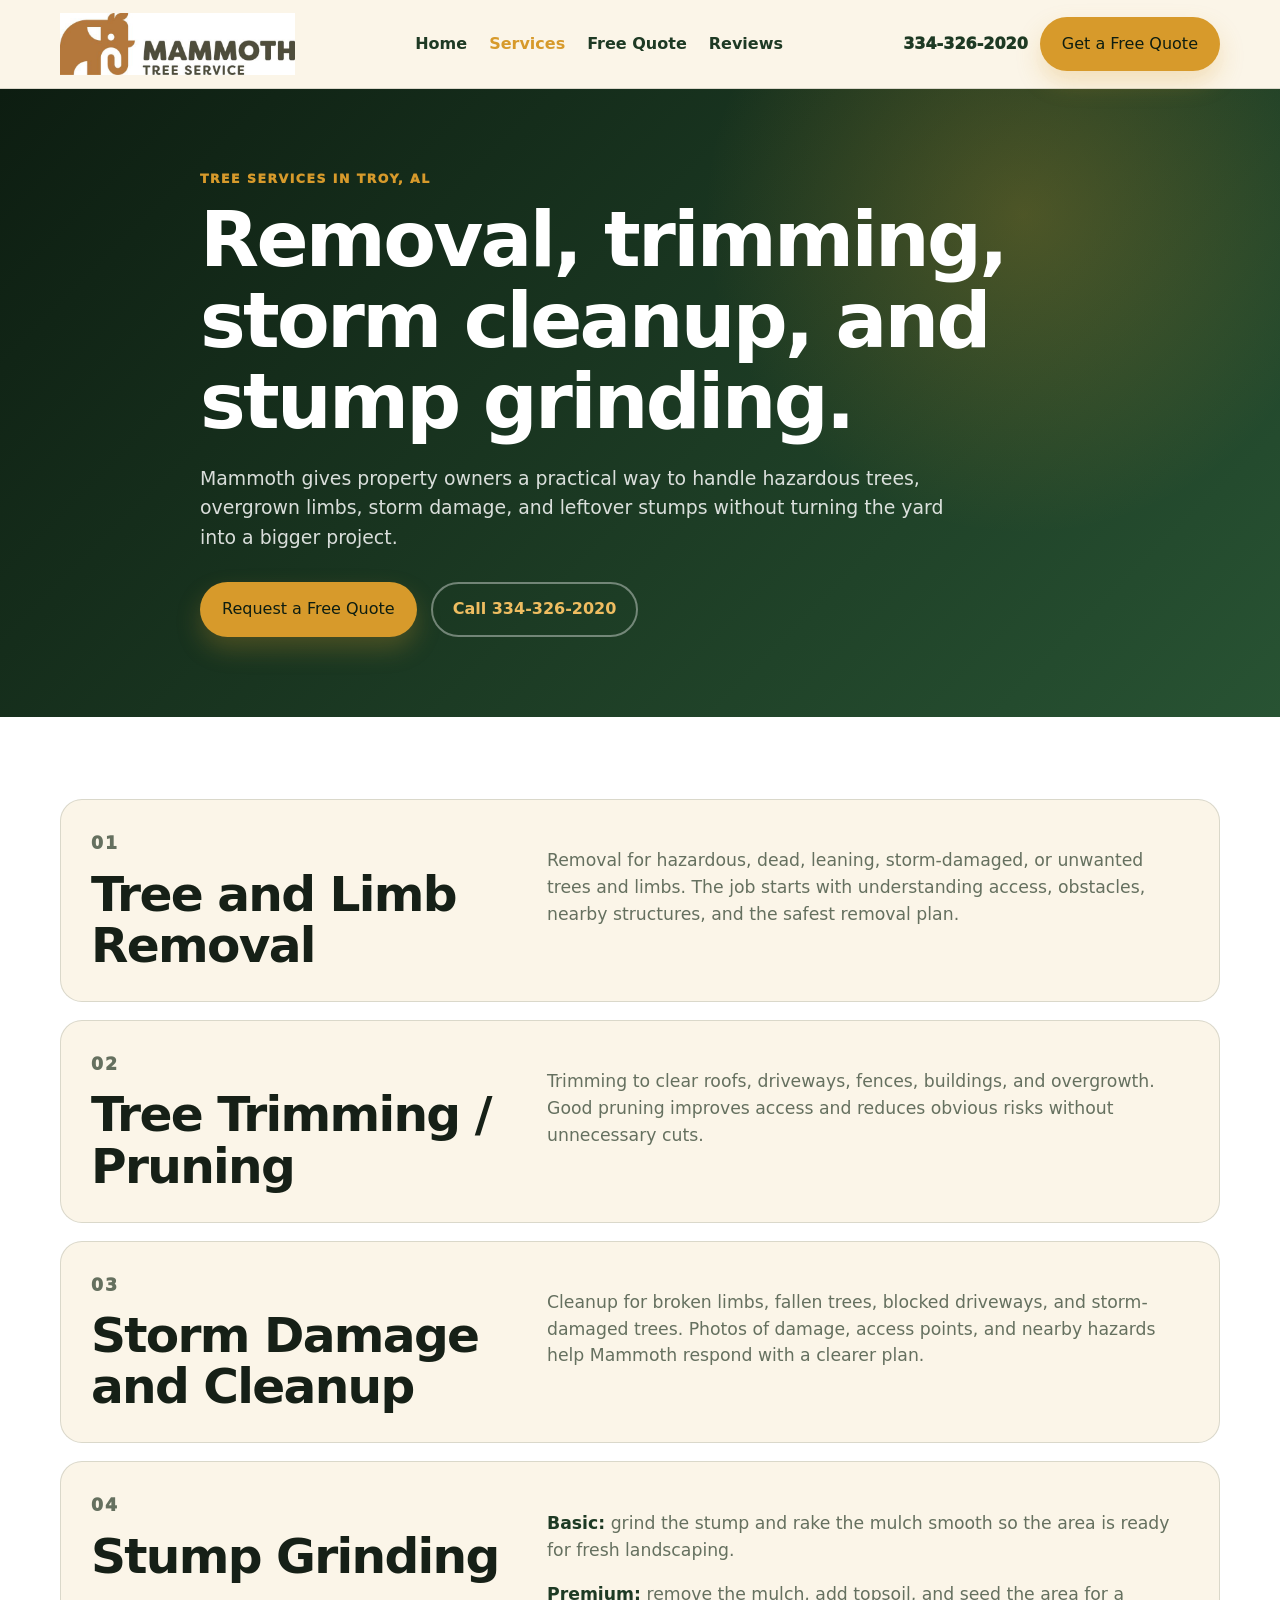
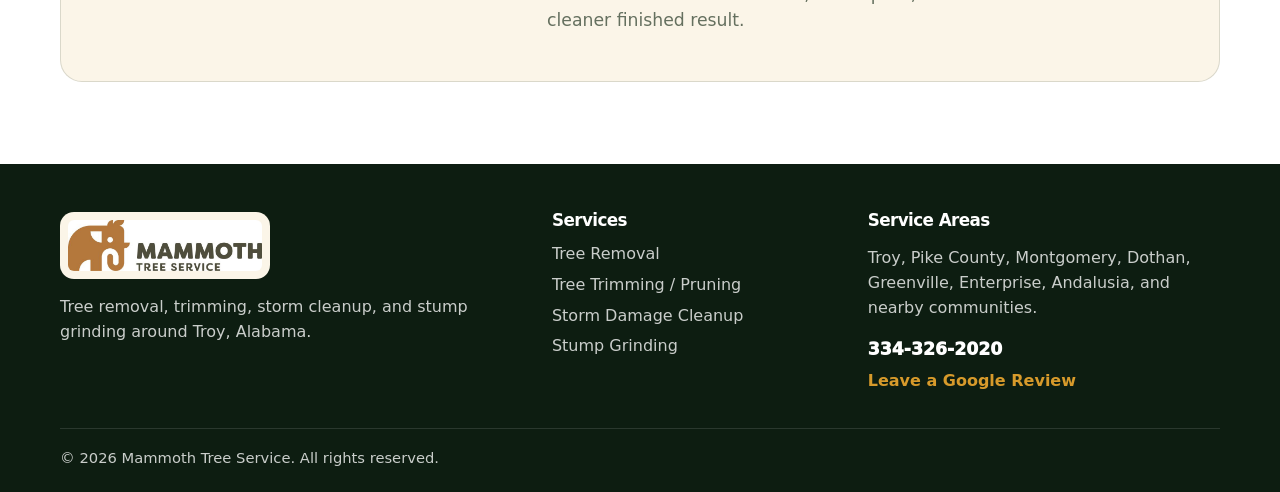
<file: services.html>
<!doctype html>
<html lang="en">
<head>
  <meta charset="utf-8">
  <meta name="viewport" content="width=device-width, initial-scale=1">
  <title>Tree Removal, Trimming & Stump Grinding in Troy AL</title>
  <meta name="description" content="Tree removal, tree trimming, storm damage cleanup, and stump grinding services from Mammoth Tree Service in Troy, Alabama.">
  <link rel="canonical" href="https://mammothtree.com/services">
  <meta property="og:title" content="Tree Removal, Trimming & Stump Grinding in Troy AL">
  <meta property="og:description" content="Tree removal, tree trimming, storm damage cleanup, and stump grinding services from Mammoth Tree Service in Troy, Alabama.">
  <meta property="og:type" content="website">
  <meta property="og:url" content="https://mammothtree.com/services">
  <meta property="og:image" content="https://mammothtree.com/assets/mammoth-hero-tree-work.png">
  <meta name="twitter:card" content="summary_large_image">
  <link rel="icon" href="assets/mammoth-tree-service-logo.png">
  <link rel="stylesheet" href="styles.css">
  <script type="application/ld+json">{
  "@context": "https://schema.org",
  "@type": "LocalBusiness",
  "name": "Mammoth Tree Service",
  "url": "https://mammothtree.com/",
  "telephone": "+1-334-326-2020",
  "priceRange": "$$",
  "image": "https://mammothtree.com/assets/mammoth-tree-service-logo.png",
  "description": "Tree removal, tree trimming, storm cleanup, and stump grinding in Troy, Alabama and surrounding communities.",
  "areaServed": ["Troy AL", "Pike County AL", "Montgomery AL", "Dothan AL", "Greenville AL", "Enterprise AL", "Andalusia AL"],
  "makesOffer": [
    {"@type":"Offer","itemOffered":{"@type":"Service","name":"Tree Removal"}},
    {"@type":"Offer","itemOffered":{"@type":"Service","name":"Tree Trimming and Pruning"}},
    {"@type":"Offer","itemOffered":{"@type":"Service","name":"Storm Damage Cleanup"}},
    {"@type":"Offer","itemOffered":{"@type":"Service","name":"Stump Grinding"}}
  ]
}</script>
  
</head>
<body>
  <header class="site-header">
    <div class="container header-inner">
      <a class="brand" href="index.html" aria-label="Mammoth Tree Service home">
        <img src="assets/mammoth-tree-service-logo.png" alt="Mammoth Tree Service">
      </a>
      <nav class="nav" aria-label="Main navigation">
        <a class="" href="index.html">Home</a><a class="active" href="services.html">Services</a><a class="" href="contact.html">Free Quote</a><a class="" href="reviews.html">Reviews</a>
      </nav>
      <div class="header-actions"><a class="phone-link" href="tel:3343262020">334-326-2020</a><a class="btn btn-primary header-cta" href="contact.html">Get a Free Quote</a></div>
    </div>
  </header>

  <main>
    <section class="page-hero">
      <div class="container narrow">
        <p class="eyebrow">Tree services in Troy, AL</p>
        <h1>Removal, trimming, storm cleanup, and stump grinding.</h1>
        <p class="lede dark">Mammoth gives property owners a practical way to handle hazardous trees, overgrown limbs, storm damage, and leftover stumps without turning the yard into a bigger project.</p>
        <div class="hero-actions"><a class="btn btn-primary" href="contact.html">Request a Free Quote</a><a class="btn btn-secondary" href="tel:3343262020">Call 334-326-2020</a></div>
      </div>
    </section>
    <section class="section section-white service-stack">
      <div class="container">
        <article class="service-row" id="removal"><div><p class="eyebrow">01</p><h2>Tree and Limb Removal</h2></div><p>Removal for hazardous, dead, leaning, storm-damaged, or unwanted trees and limbs. The job starts with understanding access, obstacles, nearby structures, and the safest removal plan.</p></article>
        <article class="service-row" id="trimming"><div><p class="eyebrow">02</p><h2>Tree Trimming / Pruning</h2></div><p>Trimming to clear roofs, driveways, fences, buildings, and overgrowth. Good pruning improves access and reduces obvious risks without unnecessary cuts.</p></article>
        <article class="service-row" id="storm"><div><p class="eyebrow">03</p><h2>Storm Damage and Cleanup</h2></div><p>Cleanup for broken limbs, fallen trees, blocked driveways, and storm-damaged trees. Photos of damage, access points, and nearby hazards help Mammoth respond with a clearer plan.</p></article>
        <article class="service-row" id="stumps"><div><p class="eyebrow">04</p><h2>Stump Grinding</h2></div><div><p><strong>Basic:</strong> grind the stump and rake the mulch smooth so the area is ready for fresh landscaping.</p><p><strong>Premium:</strong> remove the mulch, add topsoil, and seed the area for a cleaner finished result.</p></div></article>
      </div>
    </section>
  </main>

  <div class="mobile-sticky"><a href="tel:3343262020">Call Now</a><a href="contact.html">Free Quote</a></div>
  <footer class="footer">
    <div class="container footer-grid">
      <div>
        <img class="footer-logo" src="assets/mammoth-tree-service-logo.png" alt="Mammoth Tree Service">
        <p>Tree removal, trimming, storm cleanup, and stump grinding around Troy, Alabama.</p>
      </div>
      <div>
        <h3>Services</h3>
        <a href="services.html#removal">Tree Removal</a>
        <a href="services.html#trimming">Tree Trimming / Pruning</a>
        <a href="services.html#storm">Storm Damage Cleanup</a>
        <a href="services.html#stumps">Stump Grinding</a>
      </div>
      <div>
        <h3>Service Areas</h3>
        <p>Troy, Pike County, Montgomery, Dothan, Greenville, Enterprise, Andalusia, and nearby communities.</p>
        <a class="phone-link footer-phone" href="tel:3343262020">334-326-2020</a>
        <a class="review-link" href="https://g.page/r/CXBdQAm-3pktEBM/review">Leave a Google Review</a>
      </div>
    </div>
    <div class="container footer-bottom">© 2026 Mammoth Tree Service. All rights reserved.</div>
  </footer>
</body>
</html>
</file>
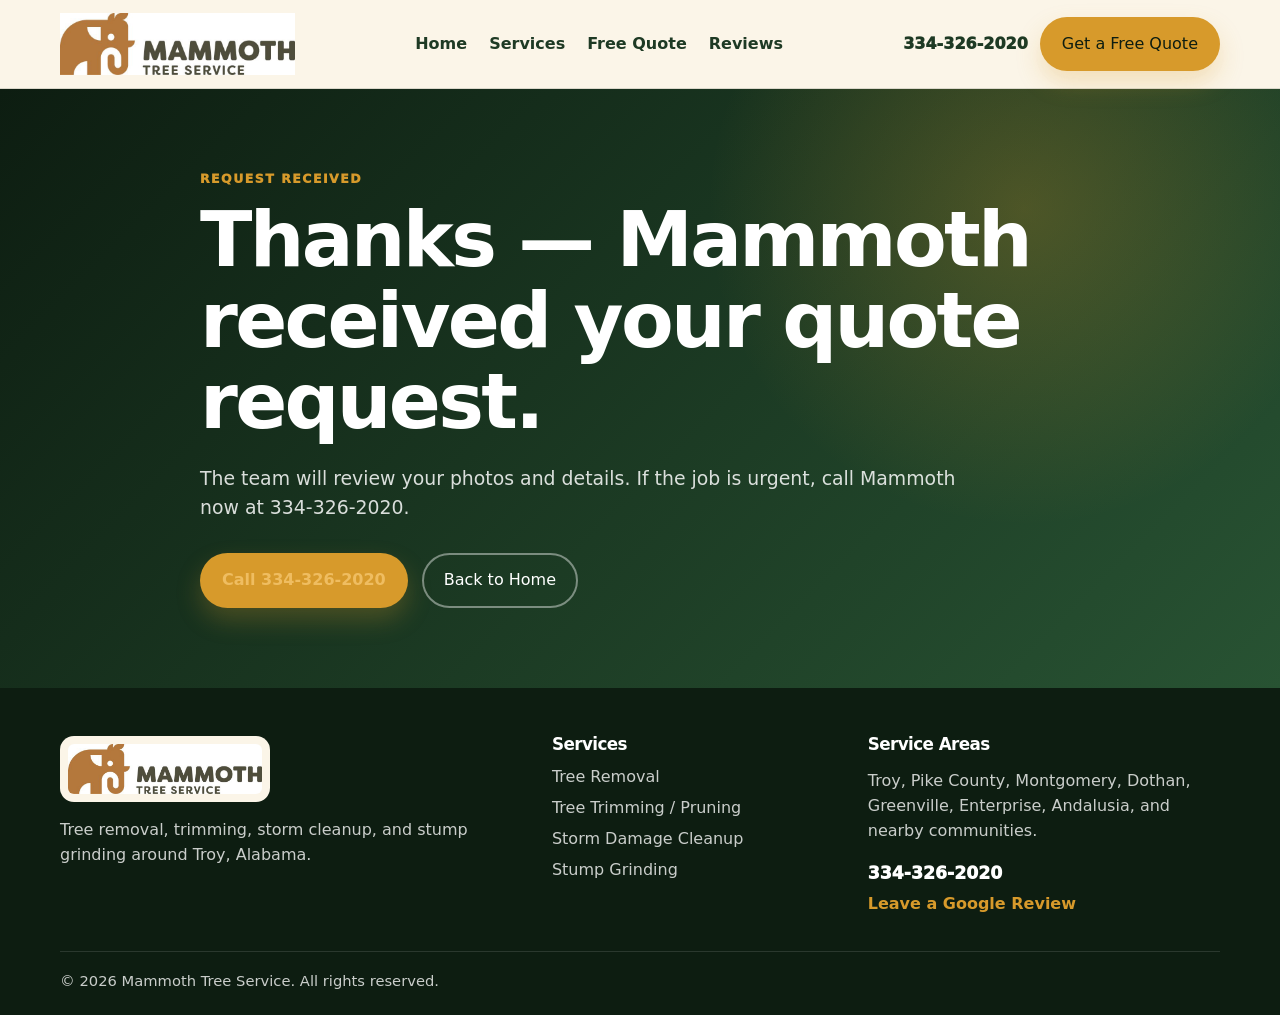
<file: thank-you.html>
<!doctype html>
<html lang="en">
<head>
  <meta charset="utf-8">
  <meta name="viewport" content="width=device-width, initial-scale=1">
  <title>Thank You | Mammoth Tree Service</title>
  <meta name="description" content="Mammoth Tree Service received your free quote request.">
  <link rel="canonical" href="https://mammothtree.com/thank-you">
  <meta property="og:title" content="Thank You | Mammoth Tree Service">
  <meta property="og:description" content="Mammoth Tree Service received your free quote request.">
  <meta property="og:type" content="website">
  <meta property="og:url" content="https://mammothtree.com/thank-you">
  <meta property="og:image" content="https://mammothtree.com/assets/mammoth-hero-tree-work.png">
  <meta name="twitter:card" content="summary_large_image">
  <link rel="icon" href="assets/mammoth-tree-service-logo.png">
  <link rel="stylesheet" href="styles.css">
  <script type="application/ld+json">{
  "@context": "https://schema.org",
  "@type": "LocalBusiness",
  "name": "Mammoth Tree Service",
  "url": "https://mammothtree.com/",
  "telephone": "+1-334-326-2020",
  "priceRange": "$$",
  "image": "https://mammothtree.com/assets/mammoth-tree-service-logo.png",
  "description": "Tree removal, tree trimming, storm cleanup, and stump grinding in Troy, Alabama and surrounding communities.",
  "areaServed": ["Troy AL", "Pike County AL", "Montgomery AL", "Dothan AL", "Greenville AL", "Enterprise AL", "Andalusia AL"],
  "makesOffer": [
    {"@type":"Offer","itemOffered":{"@type":"Service","name":"Tree Removal"}},
    {"@type":"Offer","itemOffered":{"@type":"Service","name":"Tree Trimming and Pruning"}},
    {"@type":"Offer","itemOffered":{"@type":"Service","name":"Storm Damage Cleanup"}},
    {"@type":"Offer","itemOffered":{"@type":"Service","name":"Stump Grinding"}}
  ]
}</script>
  
</head>
<body>
  <header class="site-header">
    <div class="container header-inner">
      <a class="brand" href="index.html" aria-label="Mammoth Tree Service home">
        <img src="assets/mammoth-tree-service-logo.png" alt="Mammoth Tree Service">
      </a>
      <nav class="nav" aria-label="Main navigation">
        <a class="" href="index.html">Home</a><a class="" href="services.html">Services</a><a class="" href="contact.html">Free Quote</a><a class="" href="reviews.html">Reviews</a>
      </nav>
      <div class="header-actions"><a class="phone-link" href="tel:3343262020">334-326-2020</a><a class="btn btn-primary header-cta" href="contact.html">Get a Free Quote</a></div>
    </div>
  </header>

  <main>
    <section class="page-hero">
      <div class="container narrow">
        <p class="eyebrow">Request received</p>
        <h1>Thanks — Mammoth received your quote request.</h1>
        <p class="lede dark">The team will review your photos and details. If the job is urgent, call Mammoth now at 334-326-2020.</p>
        <div class="hero-actions"><a class="btn btn-primary" href="tel:3343262020">Call 334-326-2020</a><a class="btn btn-outline" href="index.html">Back to Home</a></div>
      </div>
    </section>
  </main>

  <div class="mobile-sticky"><a href="tel:3343262020">Call Now</a><a href="contact.html">Free Quote</a></div>
  <footer class="footer">
    <div class="container footer-grid">
      <div>
        <img class="footer-logo" src="assets/mammoth-tree-service-logo.png" alt="Mammoth Tree Service">
        <p>Tree removal, trimming, storm cleanup, and stump grinding around Troy, Alabama.</p>
      </div>
      <div>
        <h3>Services</h3>
        <a href="services.html#removal">Tree Removal</a>
        <a href="services.html#trimming">Tree Trimming / Pruning</a>
        <a href="services.html#storm">Storm Damage Cleanup</a>
        <a href="services.html#stumps">Stump Grinding</a>
      </div>
      <div>
        <h3>Service Areas</h3>
        <p>Troy, Pike County, Montgomery, Dothan, Greenville, Enterprise, Andalusia, and nearby communities.</p>
        <a class="phone-link footer-phone" href="tel:3343262020">334-326-2020</a>
        <a class="review-link" href="https://g.page/r/CXBdQAm-3pktEBM/review">Leave a Google Review</a>
      </div>
    </div>
    <div class="container footer-bottom">© 2026 Mammoth Tree Service. All rights reserved.</div>
  </footer>
</body>
</html>
</file>
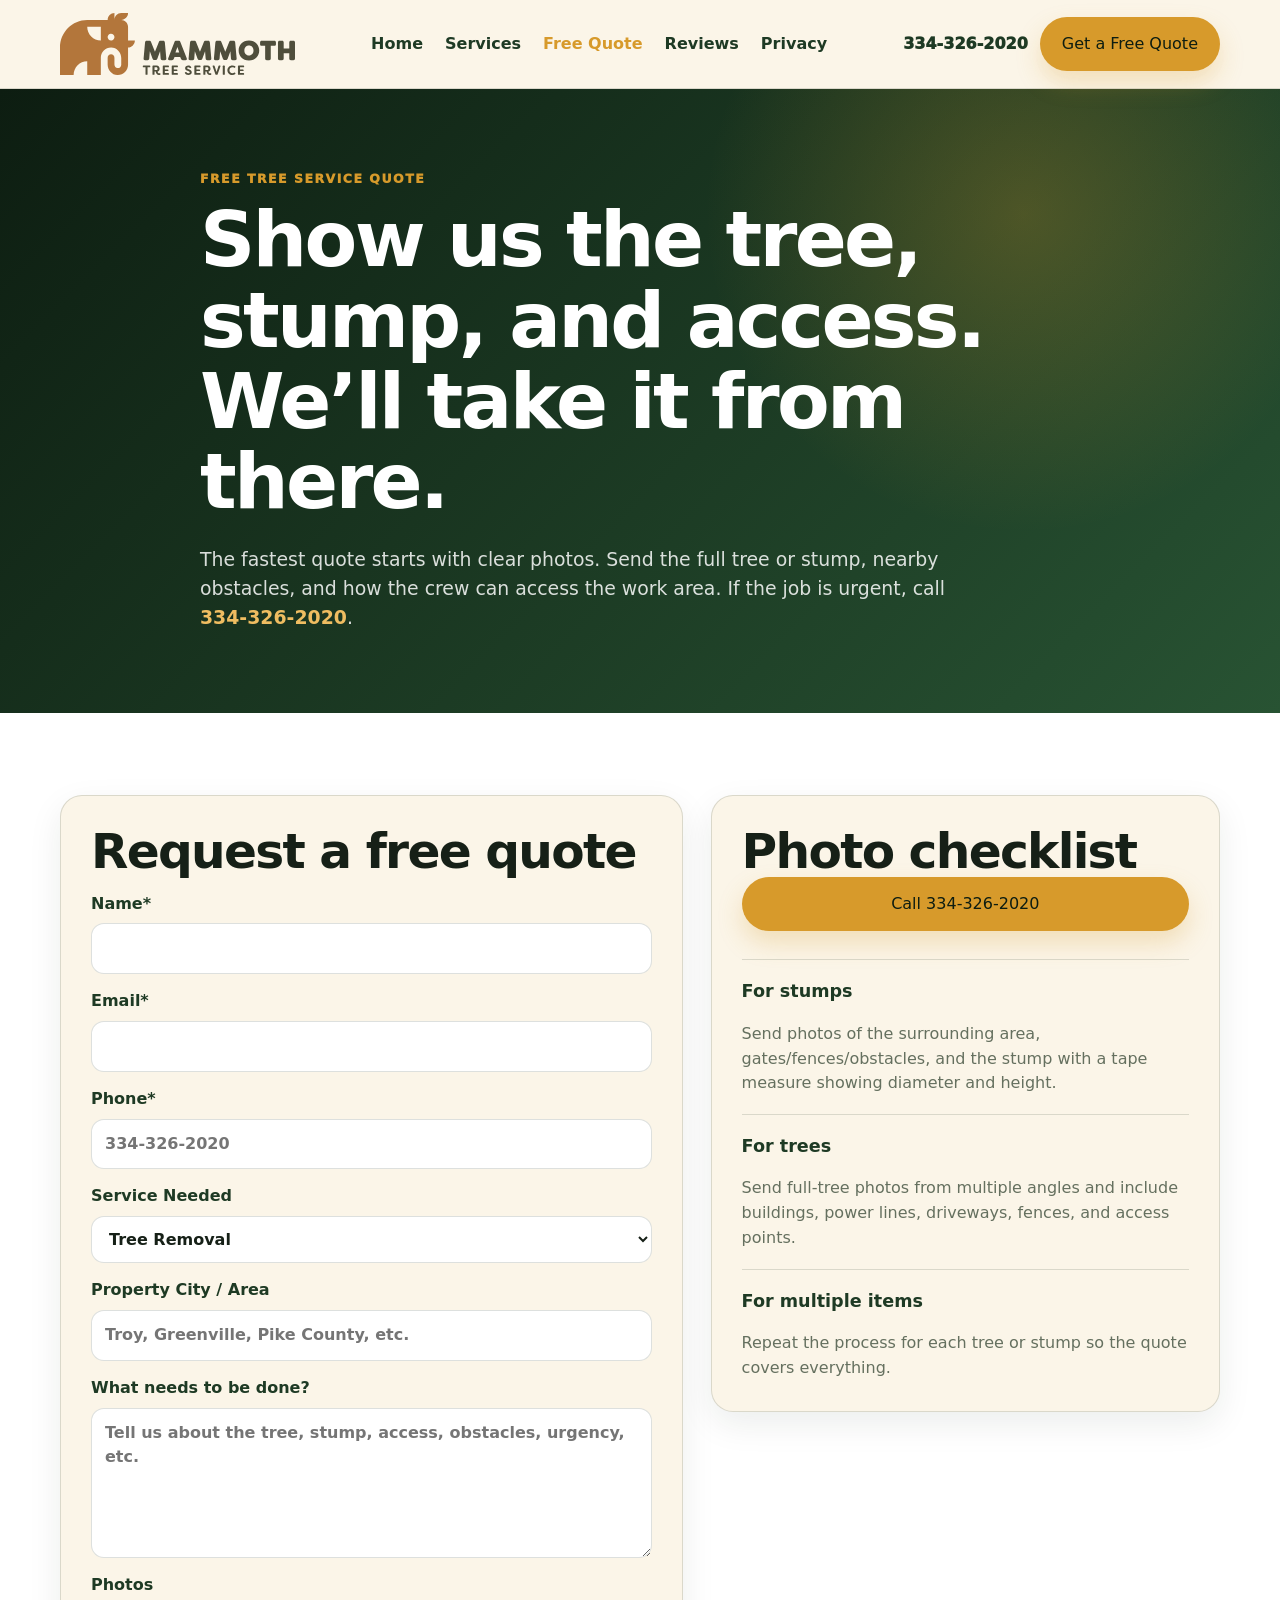
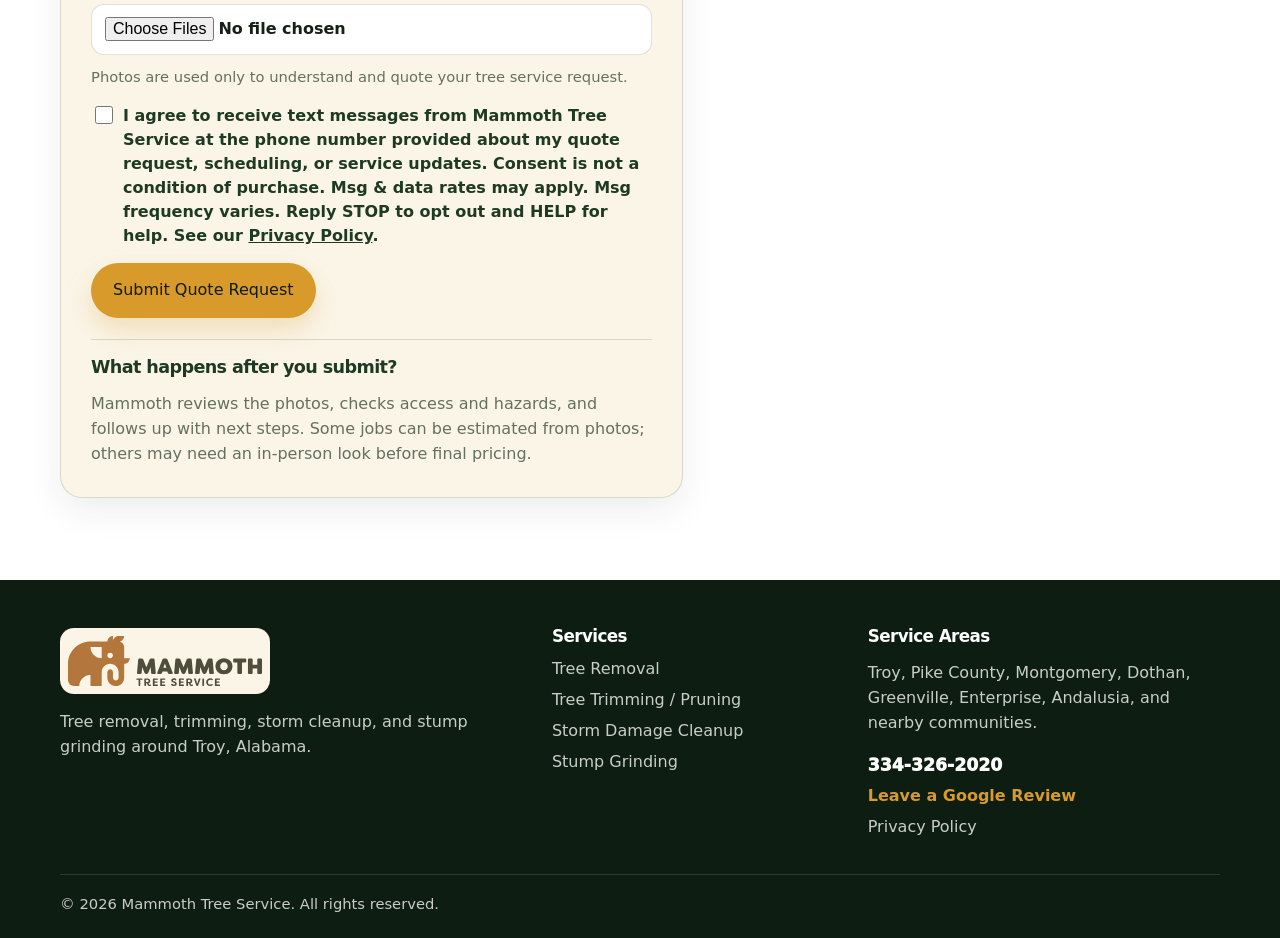
<file: site/contact.html>
<!doctype html>
<html lang="en">
<head>
  <meta charset="utf-8">
  <meta name="viewport" content="width=device-width, initial-scale=1">
  <title>Free Tree Service Quote in Troy AL | Mammoth Tree Service</title>
  <meta name="description" content="Request a free quote for tree removal, trimming, storm cleanup, or stump grinding from Mammoth Tree Service in Troy, Alabama.">
  <link rel="canonical" href="https://mammothtree.com/contact">
  <meta property="og:title" content="Free Tree Service Quote in Troy AL | Mammoth Tree Service">
  <meta property="og:description" content="Request a free quote for tree removal, trimming, storm cleanup, or stump grinding from Mammoth Tree Service in Troy, Alabama.">
  <meta property="og:type" content="website">
  <meta property="og:url" content="https://mammothtree.com/contact">
  <meta property="og:image" content="https://mammothtree.com/assets/mammoth-hero-tree-work.png">
  <meta name="twitter:card" content="summary_large_image">
  <link rel="icon" href="assets/mammoth-tree-service-logo.svg">
  <link rel="stylesheet" href="styles.css">
  <script type="application/ld+json">{
  "@context": "https://schema.org",
  "@type": "LocalBusiness",
  "name": "Mammoth Tree Service",
  "url": "https://mammothtree.com/",
  "telephone": "+1-334-326-2020",
  "priceRange": "$$",
  "image": "https://mammothtree.com/assets/mammoth-tree-service-logo.svg",
  "description": "Tree removal, tree trimming, storm cleanup, and stump grinding in Troy, Alabama and surrounding communities.",
  "areaServed": ["Troy AL", "Pike County AL", "Montgomery AL", "Dothan AL", "Greenville AL", "Enterprise AL", "Andalusia AL"],
  "makesOffer": [
    {"@type":"Offer","itemOffered":{"@type":"Service","name":"Tree Removal"}},
    {"@type":"Offer","itemOffered":{"@type":"Service","name":"Tree Trimming and Pruning"}},
    {"@type":"Offer","itemOffered":{"@type":"Service","name":"Storm Damage Cleanup"}},
    {"@type":"Offer","itemOffered":{"@type":"Service","name":"Stump Grinding"}}
  ]
}</script>
  
</head>
<body>
  <header class="site-header">
    <div class="container header-inner">
      <a class="brand" href="index.html" aria-label="Mammoth Tree Service home">
        <img src="assets/mammoth-tree-service-logo.svg" alt="Mammoth Tree Service">
      </a>
      <nav class="nav" aria-label="Main navigation">
        <a class="" href="index.html">Home</a><a class="" href="services.html">Services</a><a class="active" href="contact.html">Free Quote</a><a class="" href="reviews.html">Reviews</a><a class="" href="privacy-policy.html">Privacy</a>
      </nav>
      <div class="header-actions"><a class="phone-link" href="tel:3343262020">334-326-2020</a><a class="btn btn-primary header-cta" href="contact.html">Get a Free Quote</a></div>
    </div>
  </header>

  <main>
    <section class="page-hero">
      <div class="container narrow">
        <p class="eyebrow">Free tree service quote</p>
        <h1>Show us the tree, stump, and access. We’ll take it from there.</h1>
        <p class="lede dark">The fastest quote starts with clear photos. Send the full tree or stump, nearby obstacles, and how the crew can access the work area. If the job is urgent, call <a href="tel:3343262020">334-326-2020</a>.</p>
      </div>
    </section>
    <section class="section section-white">
      <div class="container contact-grid">
        <form class="quote-form" id="quote-form" name="mammoth-free-quote" method="POST" data-netlify="true" netlify-honeypot="bot-field" enctype="multipart/form-data" action="thank-you.html">
          <input type="hidden" name="form-name" value="mammoth-free-quote">
          <p class="hidden"><label>Don’t fill this out: <input name="bot-field"></label></p>
          <h2>Request a free quote</h2>
          <label>Name*<input required name="name" autocomplete="name"></label>
          <label>Email*<input required type="email" name="email" autocomplete="email"></label>
          <label>Phone*<input required name="phone" autocomplete="tel" placeholder="334-326-2020"></label>
          <label>Service Needed<select name="service"><option>Tree Removal</option><option>Tree Trimming / Pruning</option><option>Storm Damage Cleanup</option><option>Stump Grinding</option><option>Multiple Services</option></select></label>
          <label>Property City / Area<input name="city" placeholder="Troy, Greenville, Pike County, etc."></label>
          <label>What needs to be done?<textarea name="message" rows="5" placeholder="Tell us about the tree, stump, access, obstacles, urgency, etc."></textarea></label>
          <label>Photos<input type="file" name="photos" multiple accept="image/*"></label>
          <p class="form-note">Photos are used only to understand and quote your tree service request.</p>
          <label class="checkbox-field"><input type="checkbox" name="sms-consent" value="yes"> <span>I agree to receive text messages from Mammoth Tree Service at the phone number provided about my quote request, scheduling, or service updates. Consent is not a condition of purchase. Msg &amp; data rates may apply. Msg frequency varies. Reply STOP to opt out and HELP for help. See our <a href="privacy-policy.html">Privacy Policy</a>.</span></label>
          <button class="btn btn-primary" type="submit">Submit Quote Request</button>
        <div class="after-submit"><h3>What happens after you submit?</h3><p>Mammoth reviews the photos, checks access and hazards, and follows up with next steps. Some jobs can be estimated from photos; others may need an in-person look before final pricing.</p></div>
        </form>
        <aside class="photo-guide">
          <h2>Photo checklist</h2>
          <a class="btn btn-primary full-width" href="tel:3343262020">Call 334-326-2020</a>
          <div class="guide-item"><strong>For stumps</strong><p>Send photos of the surrounding area, gates/fences/obstacles, and the stump with a tape measure showing diameter and height.</p></div>
          <div class="guide-item"><strong>For trees</strong><p>Send full-tree photos from multiple angles and include buildings, power lines, driveways, fences, and access points.</p></div>
          <div class="guide-item"><strong>For multiple items</strong><p>Repeat the process for each tree or stump so the quote covers everything.</p></div>
        </aside>
      </div>
    </section>
  </main>

  <div class="mobile-sticky"><a href="tel:3343262020">Call Now</a><a href="contact.html">Free Quote</a></div>
  <footer class="footer">
    <div class="container footer-grid">
      <div>
        <img class="footer-logo" src="assets/mammoth-tree-service-logo.svg" alt="Mammoth Tree Service">
        <p>Tree removal, trimming, storm cleanup, and stump grinding around Troy, Alabama.</p>
      </div>
      <div>
        <h3>Services</h3>
        <a href="services.html#removal">Tree Removal</a>
        <a href="services.html#trimming">Tree Trimming / Pruning</a>
        <a href="services.html#storm">Storm Damage Cleanup</a>
        <a href="services.html#stumps">Stump Grinding</a>
      </div>
      <div>
        <h3>Service Areas</h3>
        <p>Troy, Pike County, Montgomery, Dothan, Greenville, Enterprise, Andalusia, and nearby communities.</p>
        <a class="phone-link footer-phone" href="tel:3343262020">334-326-2020</a>
        <a class="review-link" href="https://g.page/r/CXBdQAm-3pktEBM/review">Leave a Google Review</a>
        <a href="privacy-policy.html">Privacy Policy</a>
      </div>
    </div>
    <div class="container footer-bottom">© 2026 Mammoth Tree Service. All rights reserved.</div>
  </footer>
<script>
  // GitHub Pages staging cannot process Netlify forms. Keep staging review smooth
  // while preserving normal POST behavior on Netlify/production.
  if (location.hostname.includes('github.io')) {
    document.querySelectorAll('form[data-netlify="true"]').forEach((form) => {
      form.addEventListener('submit', (event) => {
        event.preventDefault();
        location.href = form.getAttribute('action') || 'thank-you.html';
      });
    });
  }
</script>
</body>
</html>
</file>
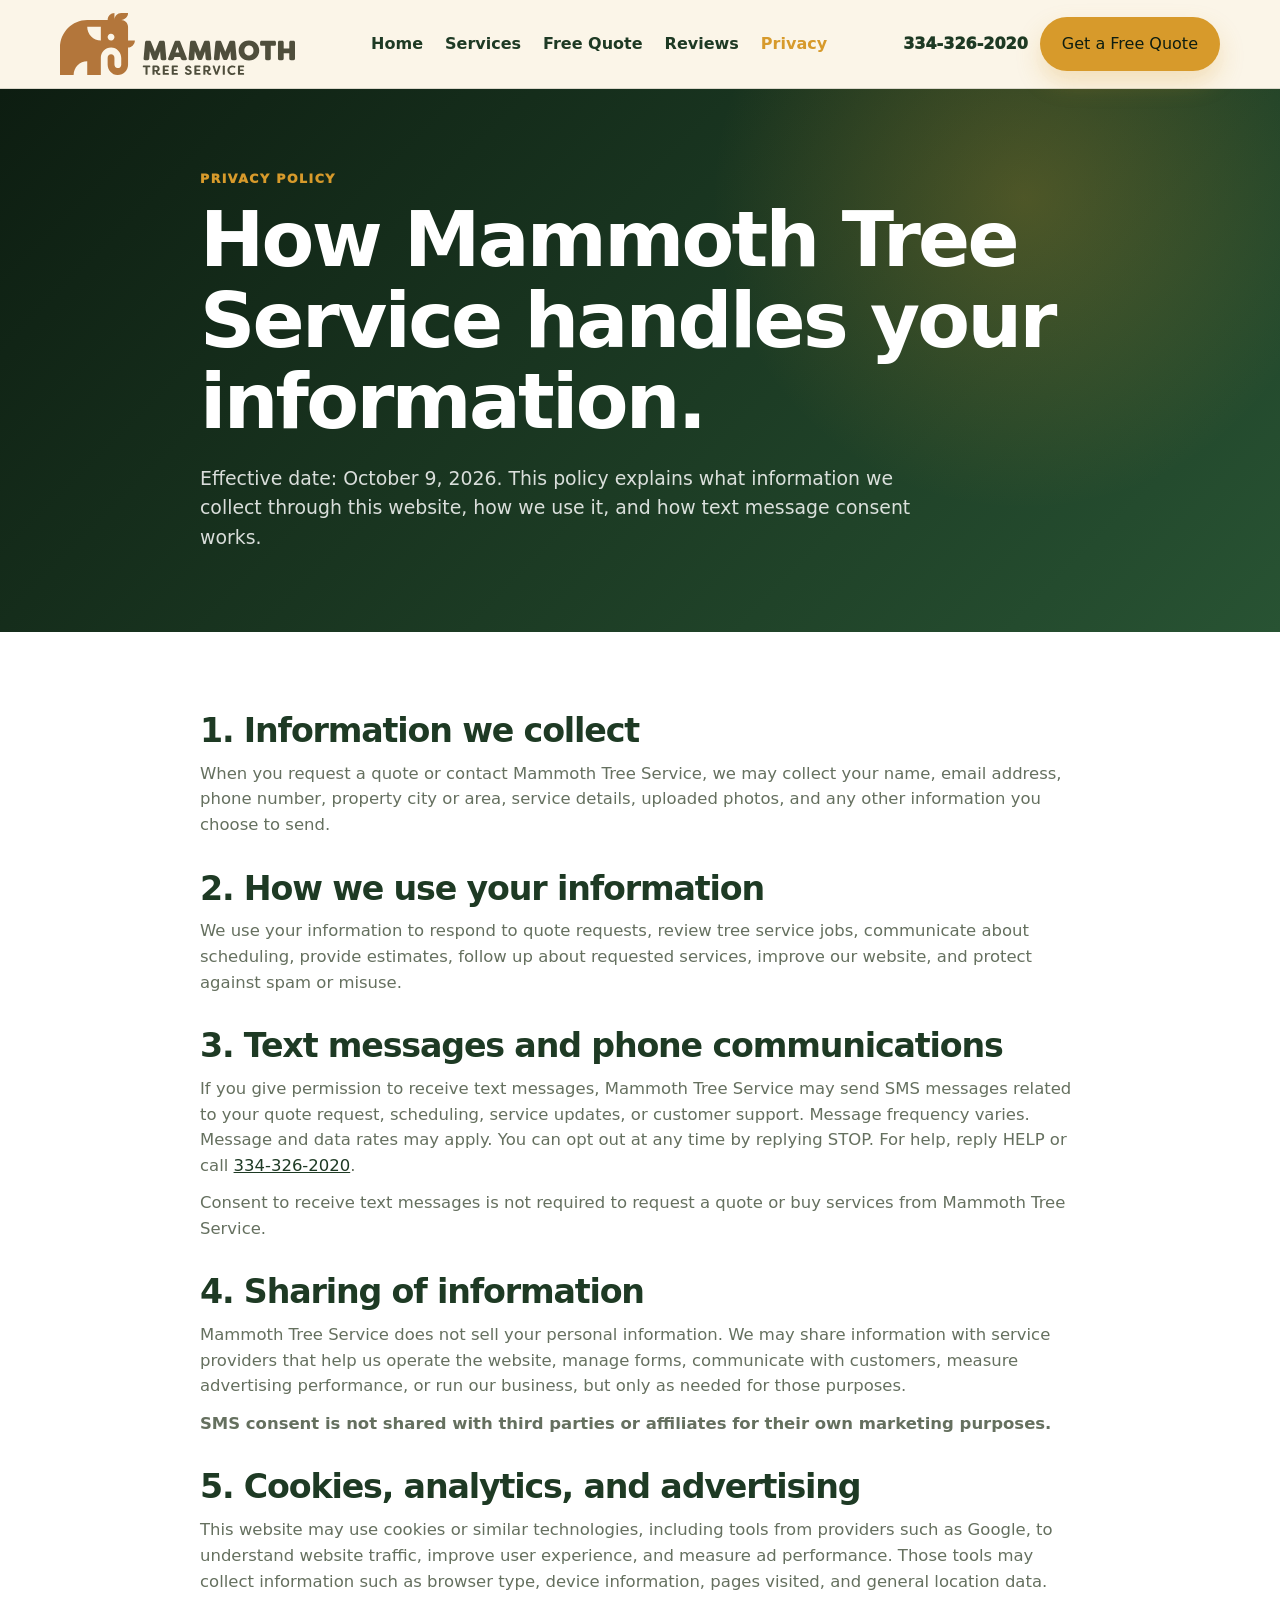
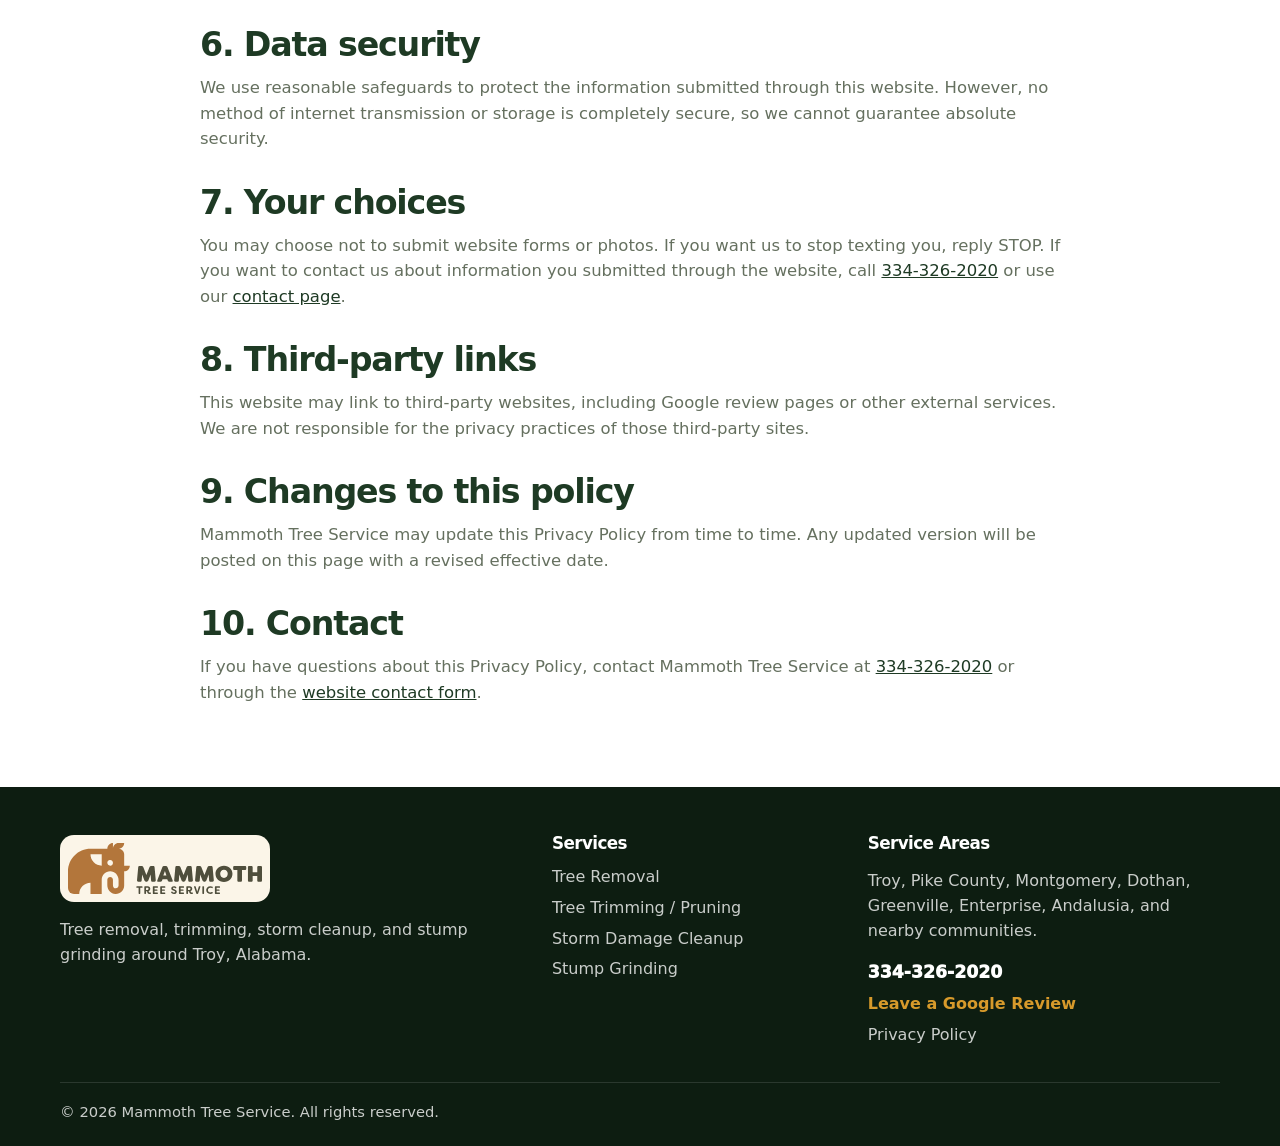
<file: site/privacy-policy.html>
<!doctype html>
<html lang="en">
<head>
  <meta charset="utf-8">
  <meta name="viewport" content="width=device-width, initial-scale=1">
  <title>Privacy Policy | Mammoth Tree Service</title>
  <meta name="description" content="Read how Mammoth Tree Service collects, uses, and protects information submitted through this website, including quote requests and SMS consent.">
  <link rel="canonical" href="https://mammothtree.com/privacy-policy">
  <meta property="og:title" content="Privacy Policy | Mammoth Tree Service">
  <meta property="og:description" content="Read how Mammoth Tree Service collects, uses, and protects information submitted through this website, including quote requests and SMS consent.">
  <meta property="og:type" content="website">
  <meta property="og:url" content="https://mammothtree.com/privacy-policy">
  <meta property="og:image" content="https://mammothtree.com/assets/mammoth-hero-tree-work.png">
  <meta name="twitter:card" content="summary_large_image">
  <link rel="icon" href="assets/mammoth-tree-service-logo.svg">
  <link rel="stylesheet" href="styles.css">
</head>
<body>
  <header class="site-header">
    <div class="container header-inner">
      <a class="brand" href="index.html" aria-label="Mammoth Tree Service home">
        <img src="assets/mammoth-tree-service-logo.svg" alt="Mammoth Tree Service">
      </a>
      <nav class="nav" aria-label="Main navigation">
        <a class="" href="index.html">Home</a><a class="" href="services.html">Services</a><a class="" href="contact.html">Free Quote</a><a class="" href="reviews.html">Reviews</a><a class="active" href="privacy-policy.html">Privacy</a>
      </nav>
      <div class="header-actions"><a class="phone-link" href="tel:3343262020">334-326-2020</a><a class="btn btn-primary header-cta" href="contact.html">Get a Free Quote</a></div>
    </div>
  </header>

  <main>
    <section class="page-hero">
      <div class="container narrow">
        <p class="eyebrow">Privacy policy</p>
        <h1>How Mammoth Tree Service handles your information.</h1>
        <p class="lede dark">Effective date: October 9, 2026. This policy explains what information we collect through this website, how we use it, and how text message consent works.</p>
      </div>
    </section>

    <section class="section section-white">
      <div class="container narrow legal-copy">
        <h2>1. Information we collect</h2>
        <p>When you request a quote or contact Mammoth Tree Service, we may collect your name, email address, phone number, property city or area, service details, uploaded photos, and any other information you choose to send.</p>

        <h2>2. How we use your information</h2>
        <p>We use your information to respond to quote requests, review tree service jobs, communicate about scheduling, provide estimates, follow up about requested services, improve our website, and protect against spam or misuse.</p>

        <h2>3. Text messages and phone communications</h2>
        <p>If you give permission to receive text messages, Mammoth Tree Service may send SMS messages related to your quote request, scheduling, service updates, or customer support. Message frequency varies. Message and data rates may apply. You can opt out at any time by replying STOP. For help, reply HELP or call <a href="tel:3343262020">334-326-2020</a>.</p>
        <p>Consent to receive text messages is not required to request a quote or buy services from Mammoth Tree Service.</p>

        <h2>4. Sharing of information</h2>
        <p>Mammoth Tree Service does not sell your personal information. We may share information with service providers that help us operate the website, manage forms, communicate with customers, measure advertising performance, or run our business, but only as needed for those purposes.</p>
        <p><strong>SMS consent is not shared with third parties or affiliates for their own marketing purposes.</strong></p>

        <h2>5. Cookies, analytics, and advertising</h2>
        <p>This website may use cookies or similar technologies, including tools from providers such as Google, to understand website traffic, improve user experience, and measure ad performance. Those tools may collect information such as browser type, device information, pages visited, and general location data.</p>

        <h2>6. Data security</h2>
        <p>We use reasonable safeguards to protect the information submitted through this website. However, no method of internet transmission or storage is completely secure, so we cannot guarantee absolute security.</p>

        <h2>7. Your choices</h2>
        <p>You may choose not to submit website forms or photos. If you want us to stop texting you, reply STOP. If you want to contact us about information you submitted through the website, call <a href="tel:3343262020">334-326-2020</a> or use our <a href="contact.html">contact page</a>.</p>

        <h2>8. Third-party links</h2>
        <p>This website may link to third-party websites, including Google review pages or other external services. We are not responsible for the privacy practices of those third-party sites.</p>

        <h2>9. Changes to this policy</h2>
        <p>Mammoth Tree Service may update this Privacy Policy from time to time. Any updated version will be posted on this page with a revised effective date.</p>

        <h2>10. Contact</h2>
        <p>If you have questions about this Privacy Policy, contact Mammoth Tree Service at <a href="tel:3343262020">334-326-2020</a> or through the <a href="contact.html">website contact form</a>.</p>
      </div>
    </section>
  </main>

  <div class="mobile-sticky"><a href="tel:3343262020">Call Now</a><a href="contact.html">Free Quote</a></div>
  <footer class="footer">
    <div class="container footer-grid">
      <div>
        <img class="footer-logo" src="assets/mammoth-tree-service-logo.svg" alt="Mammoth Tree Service">
        <p>Tree removal, trimming, storm cleanup, and stump grinding around Troy, Alabama.</p>
      </div>
      <div>
        <h3>Services</h3>
        <a href="services.html#removal">Tree Removal</a>
        <a href="services.html#trimming">Tree Trimming / Pruning</a>
        <a href="services.html#storm">Storm Damage Cleanup</a>
        <a href="services.html#stumps">Stump Grinding</a>
      </div>
      <div>
        <h3>Service Areas</h3>
        <p>Troy, Pike County, Montgomery, Dothan, Greenville, Enterprise, Andalusia, and nearby communities.</p>
        <a class="phone-link footer-phone" href="tel:3343262020">334-326-2020</a>
        <a class="review-link" href="https://g.page/r/CXBdQAm-3pktEBM/review">Leave a Google Review</a>
        <a href="privacy-policy.html">Privacy Policy</a>
      </div>
    </div>
    <div class="container footer-bottom">© 2026 Mammoth Tree Service. All rights reserved.</div>
  </footer>
</body>
</html>
</file>
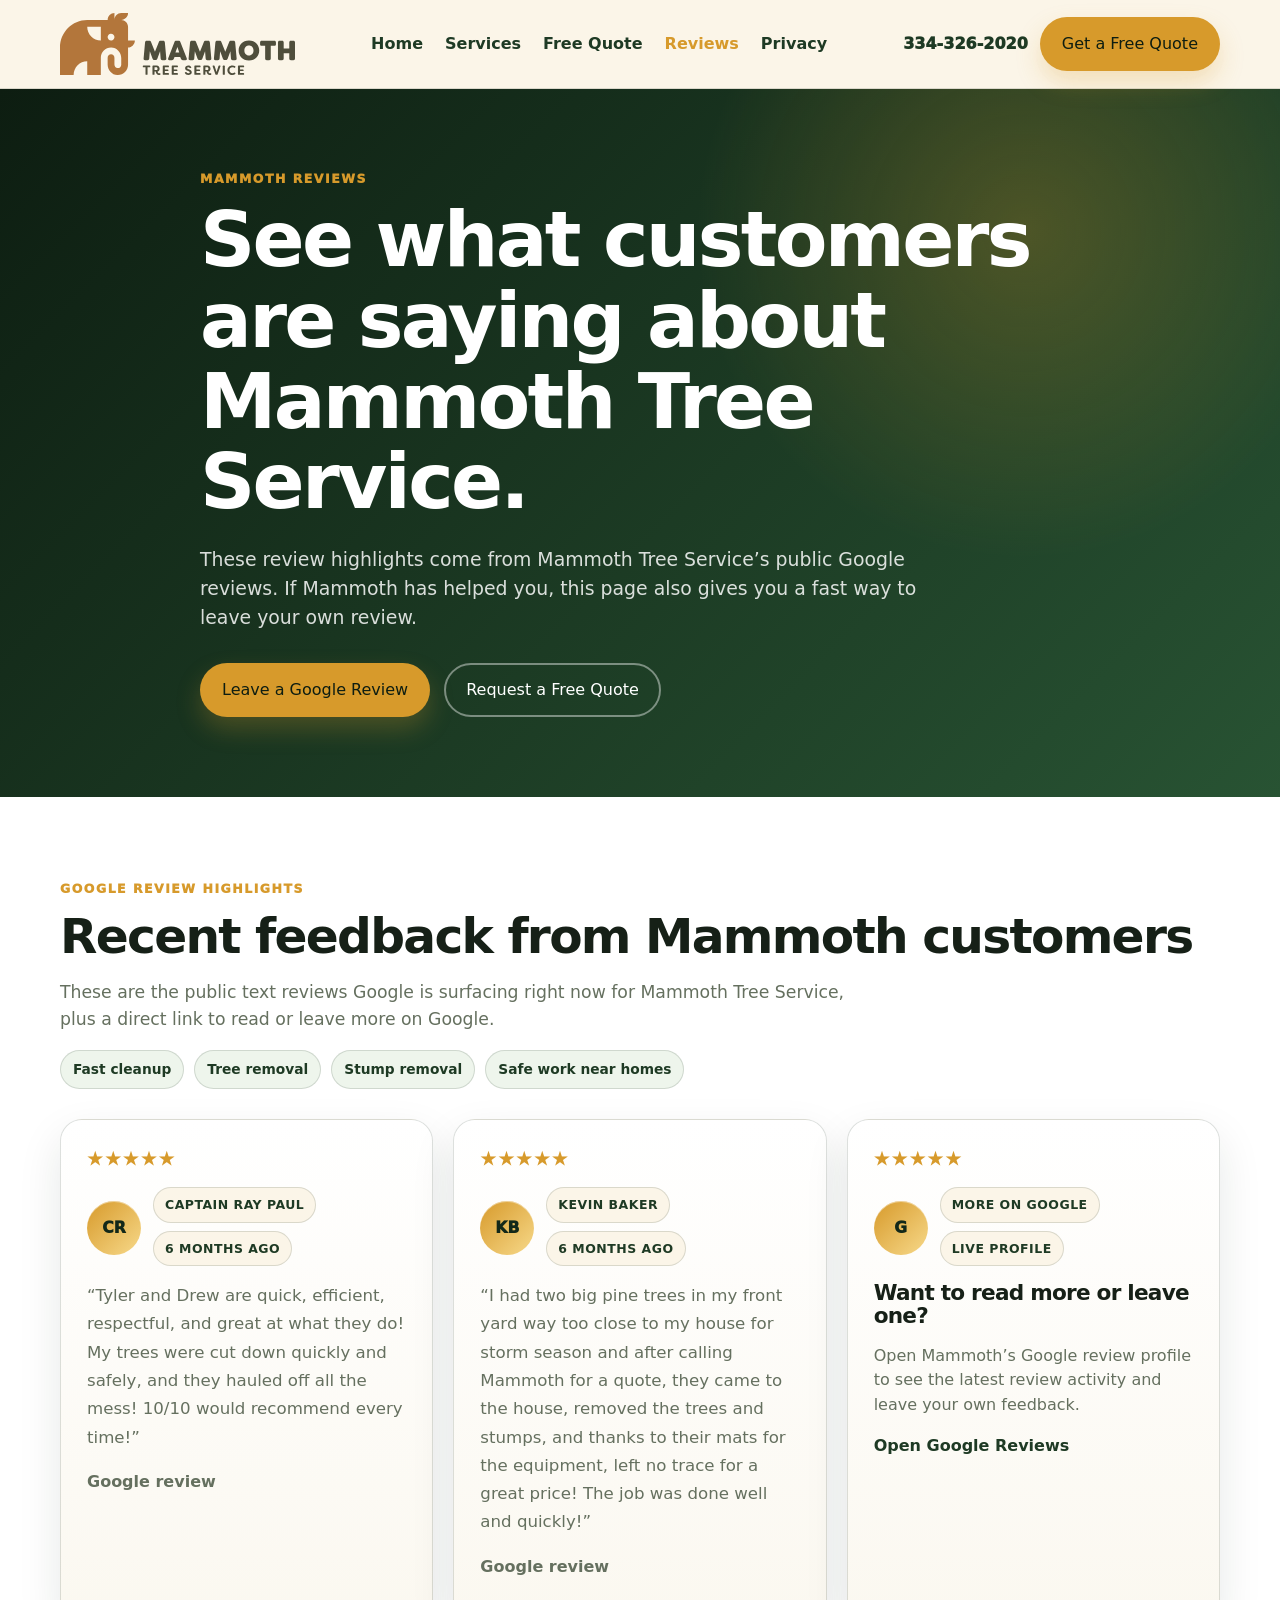
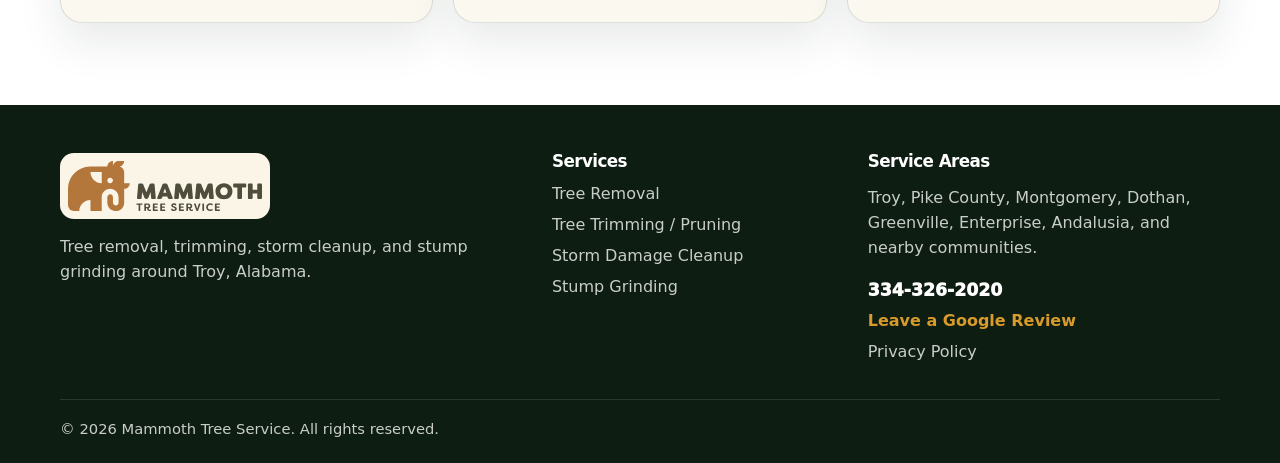
<file: site/reviews.html>
<!doctype html>
<html lang="en">
<head>
  <meta charset="utf-8">
  <meta name="viewport" content="width=device-width, initial-scale=1">
  <title>Mammoth Tree Service Reviews | Troy AL Tree Company</title>
  <meta name="description" content="Read Google reviews for Mammoth Tree Service and leave a review or request a free quote for tree service in Troy, Alabama.">
  <link rel="canonical" href="https://mammothtree.com/reviews">
  <meta property="og:title" content="Mammoth Tree Service Reviews | Troy AL Tree Company">
  <meta property="og:description" content="Read Google reviews for Mammoth Tree Service and leave a review or request a free quote for tree service in Troy, Alabama.">
  <meta property="og:type" content="website">
  <meta property="og:url" content="https://mammothtree.com/reviews">
  <meta property="og:image" content="https://mammothtree.com/assets/mammoth-hero-tree-work.png">
  <meta name="twitter:card" content="summary_large_image">
  <link rel="icon" href="assets/mammoth-tree-service-logo.svg">
  <link rel="stylesheet" href="styles.css">
  <script type="application/ld+json">{
  "@context": "https://schema.org",
  "@type": "LocalBusiness",
  "name": "Mammoth Tree Service",
  "url": "https://mammothtree.com/",
  "telephone": "+1-334-326-2020",
  "priceRange": "$$",
  "image": "https://mammothtree.com/assets/mammoth-tree-service-logo.svg",
  "description": "Tree removal, tree trimming, storm cleanup, and stump grinding in Troy, Alabama and surrounding communities.",
  "areaServed": ["Troy AL", "Pike County AL", "Montgomery AL", "Dothan AL", "Greenville AL", "Enterprise AL", "Andalusia AL"],
  "makesOffer": [
    {"@type":"Offer","itemOffered":{"@type":"Service","name":"Tree Removal"}},
    {"@type":"Offer","itemOffered":{"@type":"Service","name":"Tree Trimming and Pruning"}},
    {"@type":"Offer","itemOffered":{"@type":"Service","name":"Storm Damage Cleanup"}},
    {"@type":"Offer","itemOffered":{"@type":"Service","name":"Stump Grinding"}}
  ]
}</script>
  
</head>
<body>
  <header class="site-header">
    <div class="container header-inner">
      <a class="brand" href="index.html" aria-label="Mammoth Tree Service home">
        <img src="assets/mammoth-tree-service-logo.svg" alt="Mammoth Tree Service">
      </a>
      <nav class="nav" aria-label="Main navigation">
        <a class="" href="index.html">Home</a><a class="" href="services.html">Services</a><a class="" href="contact.html">Free Quote</a><a class="active" href="reviews.html">Reviews</a><a class="" href="privacy-policy.html">Privacy</a>
      </nav>
      <div class="header-actions"><a class="phone-link" href="tel:3343262020">334-326-2020</a><a class="btn btn-primary header-cta" href="contact.html">Get a Free Quote</a></div>
    </div>
  </header>

  <main>
    <section class="page-hero">
      <div class="container narrow">
        <p class="eyebrow">Mammoth reviews</p>
        <h1>See what customers are saying about Mammoth Tree Service.</h1>
        <p class="lede dark">These review highlights come from Mammoth Tree Service’s public Google reviews. If Mammoth has helped you, this page also gives you a fast way to leave your own review.</p>
        <div class="hero-actions"><a class="btn btn-primary" href="https://g.page/r/CXBdQAm-3pktEBM/review">Leave a Google Review</a><a class="btn btn-outline" href="contact.html">Request a Free Quote</a></div>
      </div>
    </section>

    <section class="section section-white">
      <div class="container section-head">
        <p class="eyebrow">Google review highlights</p>
        <h2>Recent feedback from Mammoth customers</h2>
        <p class="body-copy wide">These are the public text reviews Google is surfacing right now for Mammoth Tree Service, plus a direct link to read or leave more on Google.</p>
        <div class="review-themes"><span>Fast cleanup</span><span>Tree removal</span><span>Stump removal</span><span>Safe work near homes</span></div>
      </div>
      <div class="container cards three testimonial-grid">
        <article class="card testimonial-card">
          <span class="review-stars">★★★★★</span>
          <div class="testimonial-top">
            <div class="testimonial-avatar" aria-hidden="true">CR</div>
            <div class="testimonial-badges"><span class="testimonial-badge">Captain Ray Paul</span><span class="testimonial-badge">6 months ago</span></div>
          </div>
          <p class="testimonial-quote">“Tyler and Drew are quick, efficient, respectful, and great at what they do! My trees were cut down quickly and safely, and they hauled off all the mess! 10/10 would recommend every time!”</p>
          <p class="testimonial-meta">Google review</p>
        </article>
        <article class="card testimonial-card">
          <span class="review-stars">★★★★★</span>
          <div class="testimonial-top">
            <div class="testimonial-avatar" aria-hidden="true">KB</div>
            <div class="testimonial-badges"><span class="testimonial-badge">Kevin Baker</span><span class="testimonial-badge">6 months ago</span></div>
          </div>
          <p class="testimonial-quote">“I had two big pine trees in my front yard way too close to my house for storm season and after calling Mammoth for a quote, they came to the house, removed the trees and stumps, and thanks to their mats for the equipment, left no trace for a great price! The job was done well and quickly!”</p>
          <p class="testimonial-meta">Google review</p>
        </article>
        <article class="card testimonial-card testimonial-cta-card">
          <span class="review-stars">★★★★★</span>
          <div class="testimonial-top">
            <div class="testimonial-avatar" aria-hidden="true">G</div>
            <div class="testimonial-badges"><span class="testimonial-badge">More on Google</span><span class="testimonial-badge">Live profile</span></div>
          </div>
          <h3>Want to read more or leave one?</h3>
          <p>Open Mammoth’s Google review profile to see the latest review activity and leave your own feedback.</p>
          <a href="https://g.page/r/CXBdQAm-3pktEBM/review">Open Google Reviews</a>
        </article>
      </div>
    </section>
  </main>

  <div class="mobile-sticky"><a href="tel:3343262020">Call Now</a><a href="contact.html">Free Quote</a></div>
  <footer class="footer">
    <div class="container footer-grid">
      <div>
        <img class="footer-logo" src="assets/mammoth-tree-service-logo.svg" alt="Mammoth Tree Service">
        <p>Tree removal, trimming, storm cleanup, and stump grinding around Troy, Alabama.</p>
      </div>
      <div>
        <h3>Services</h3>
        <a href="services.html#removal">Tree Removal</a>
        <a href="services.html#trimming">Tree Trimming / Pruning</a>
        <a href="services.html#storm">Storm Damage Cleanup</a>
        <a href="services.html#stumps">Stump Grinding</a>
      </div>
      <div>
        <h3>Service Areas</h3>
        <p>Troy, Pike County, Montgomery, Dothan, Greenville, Enterprise, Andalusia, and nearby communities.</p>
        <a class="phone-link footer-phone" href="tel:3343262020">334-326-2020</a>
        <a class="review-link" href="https://g.page/r/CXBdQAm-3pktEBM/review">Leave a Google Review</a>
        <a href="privacy-policy.html">Privacy Policy</a>
      </div>
    </div>
    <div class="container footer-bottom">© 2026 Mammoth Tree Service. All rights reserved.</div>
  </footer>
</body>
</html>
</file>
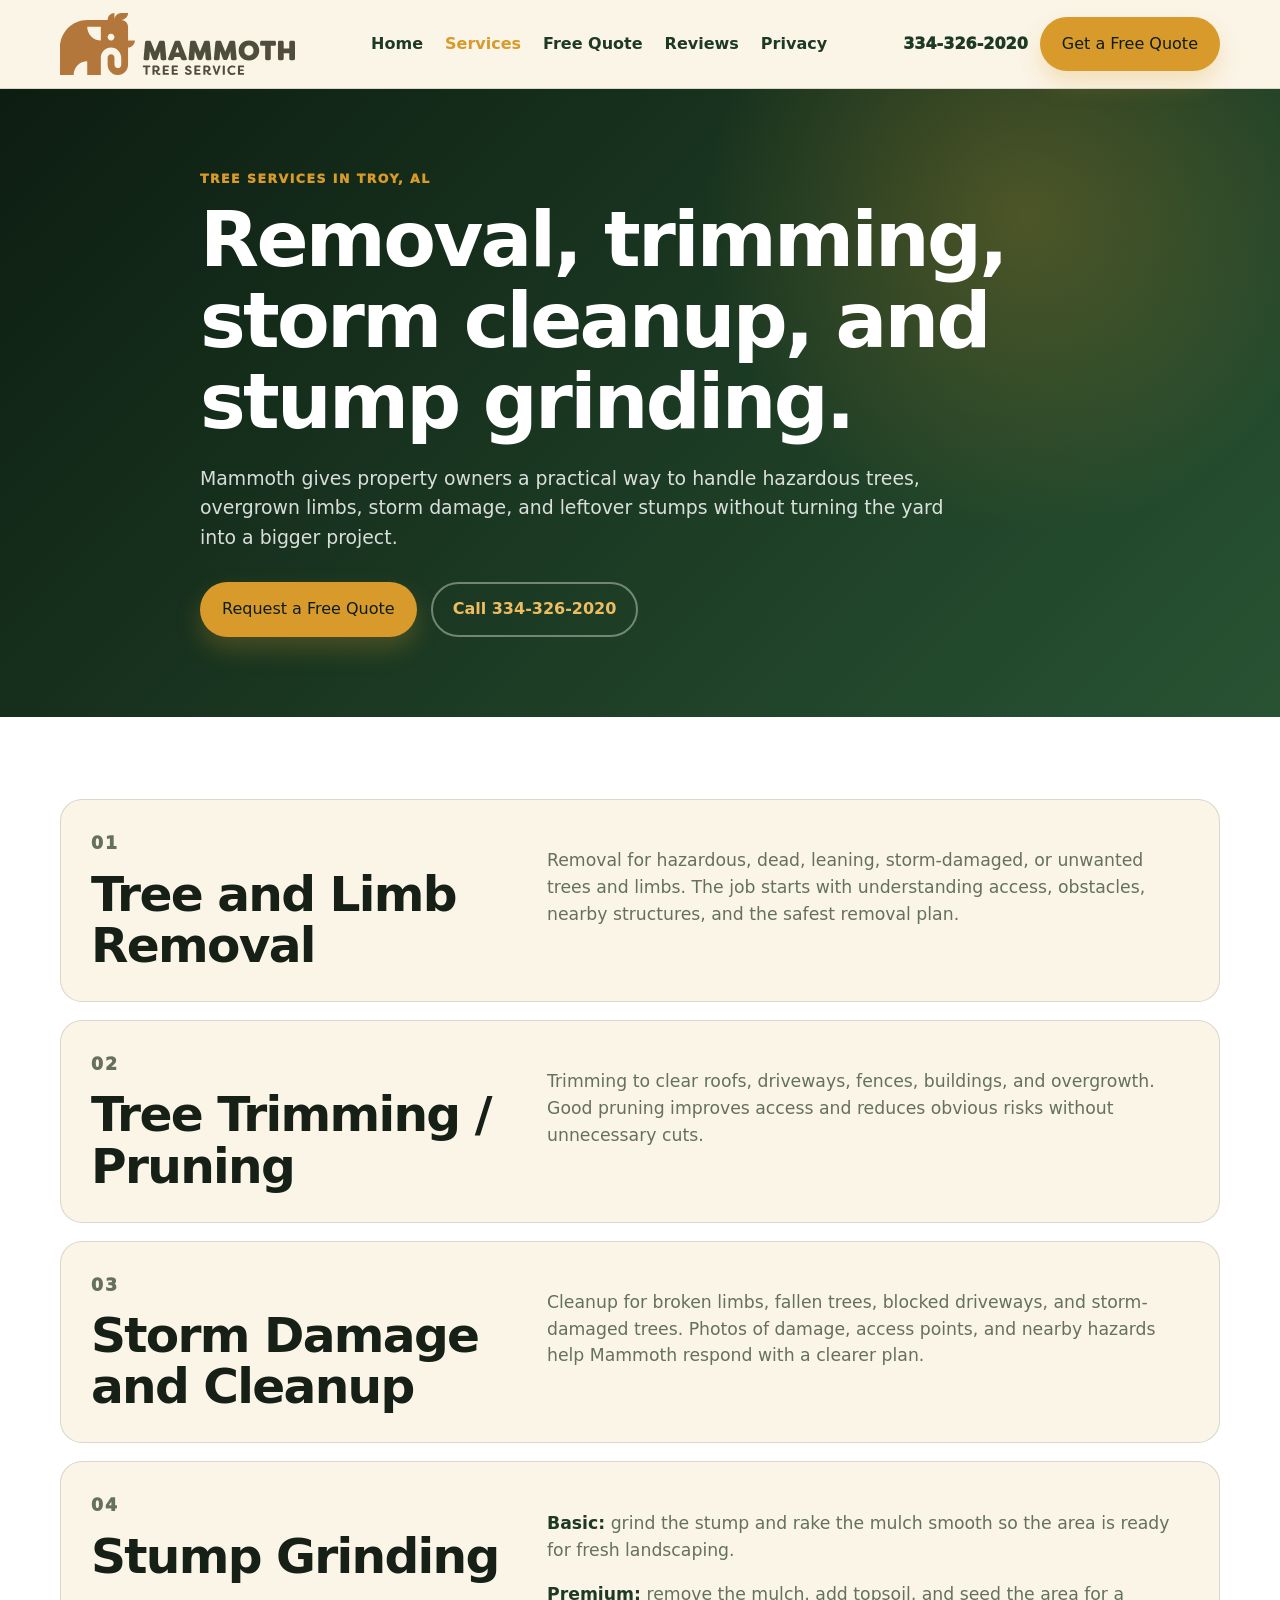
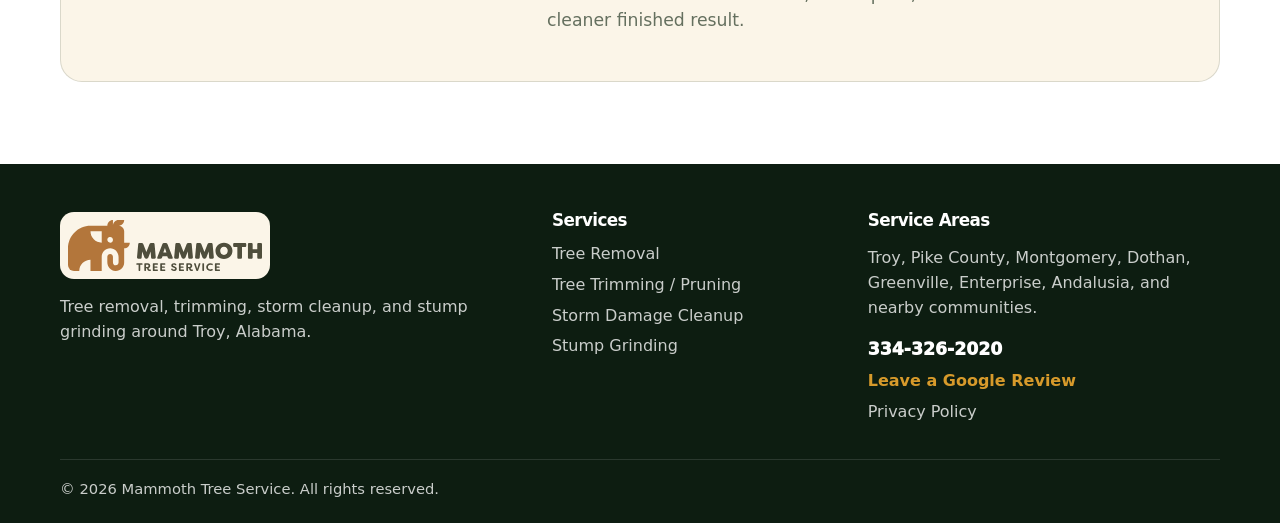
<file: site/services.html>
<!doctype html>
<html lang="en">
<head>
  <meta charset="utf-8">
  <meta name="viewport" content="width=device-width, initial-scale=1">
  <title>Tree Removal, Trimming & Stump Grinding in Troy AL</title>
  <meta name="description" content="Tree removal, tree trimming, storm damage cleanup, and stump grinding services from Mammoth Tree Service in Troy, Alabama.">
  <link rel="canonical" href="https://mammothtree.com/services">
  <meta property="og:title" content="Tree Removal, Trimming & Stump Grinding in Troy AL">
  <meta property="og:description" content="Tree removal, tree trimming, storm damage cleanup, and stump grinding services from Mammoth Tree Service in Troy, Alabama.">
  <meta property="og:type" content="website">
  <meta property="og:url" content="https://mammothtree.com/services">
  <meta property="og:image" content="https://mammothtree.com/assets/mammoth-hero-tree-work.png">
  <meta name="twitter:card" content="summary_large_image">
  <link rel="icon" href="assets/mammoth-tree-service-logo.svg">
  <link rel="stylesheet" href="styles.css">
  <script type="application/ld+json">{
  "@context": "https://schema.org",
  "@type": "LocalBusiness",
  "name": "Mammoth Tree Service",
  "url": "https://mammothtree.com/",
  "telephone": "+1-334-326-2020",
  "priceRange": "$$",
  "image": "https://mammothtree.com/assets/mammoth-tree-service-logo.svg",
  "description": "Tree removal, tree trimming, storm cleanup, and stump grinding in Troy, Alabama and surrounding communities.",
  "areaServed": ["Troy AL", "Pike County AL", "Montgomery AL", "Dothan AL", "Greenville AL", "Enterprise AL", "Andalusia AL"],
  "makesOffer": [
    {"@type":"Offer","itemOffered":{"@type":"Service","name":"Tree Removal"}},
    {"@type":"Offer","itemOffered":{"@type":"Service","name":"Tree Trimming and Pruning"}},
    {"@type":"Offer","itemOffered":{"@type":"Service","name":"Storm Damage Cleanup"}},
    {"@type":"Offer","itemOffered":{"@type":"Service","name":"Stump Grinding"}}
  ]
}</script>
  
</head>
<body>
  <header class="site-header">
    <div class="container header-inner">
      <a class="brand" href="index.html" aria-label="Mammoth Tree Service home">
        <img src="assets/mammoth-tree-service-logo.svg" alt="Mammoth Tree Service">
      </a>
      <nav class="nav" aria-label="Main navigation">
        <a class="" href="index.html">Home</a><a class="active" href="services.html">Services</a><a class="" href="contact.html">Free Quote</a><a class="" href="reviews.html">Reviews</a><a class="" href="privacy-policy.html">Privacy</a>
      </nav>
      <div class="header-actions"><a class="phone-link" href="tel:3343262020">334-326-2020</a><a class="btn btn-primary header-cta" href="contact.html">Get a Free Quote</a></div>
    </div>
  </header>

  <main>
    <section class="page-hero">
      <div class="container narrow">
        <p class="eyebrow">Tree services in Troy, AL</p>
        <h1>Removal, trimming, storm cleanup, and stump grinding.</h1>
        <p class="lede dark">Mammoth gives property owners a practical way to handle hazardous trees, overgrown limbs, storm damage, and leftover stumps without turning the yard into a bigger project.</p>
        <div class="hero-actions"><a class="btn btn-primary" href="contact.html">Request a Free Quote</a><a class="btn btn-secondary" href="tel:3343262020">Call 334-326-2020</a></div>
      </div>
    </section>
    <section class="section section-white service-stack">
      <div class="container">
        <article class="service-row" id="removal"><div><p class="eyebrow">01</p><h2>Tree and Limb Removal</h2></div><p>Removal for hazardous, dead, leaning, storm-damaged, or unwanted trees and limbs. The job starts with understanding access, obstacles, nearby structures, and the safest removal plan.</p></article>
        <article class="service-row" id="trimming"><div><p class="eyebrow">02</p><h2>Tree Trimming / Pruning</h2></div><p>Trimming to clear roofs, driveways, fences, buildings, and overgrowth. Good pruning improves access and reduces obvious risks without unnecessary cuts.</p></article>
        <article class="service-row" id="storm"><div><p class="eyebrow">03</p><h2>Storm Damage and Cleanup</h2></div><p>Cleanup for broken limbs, fallen trees, blocked driveways, and storm-damaged trees. Photos of damage, access points, and nearby hazards help Mammoth respond with a clearer plan.</p></article>
        <article class="service-row" id="stumps"><div><p class="eyebrow">04</p><h2>Stump Grinding</h2></div><div><p><strong>Basic:</strong> grind the stump and rake the mulch smooth so the area is ready for fresh landscaping.</p><p><strong>Premium:</strong> remove the mulch, add topsoil, and seed the area for a cleaner finished result.</p></div></article>
      </div>
    </section>
  </main>

  <div class="mobile-sticky"><a href="tel:3343262020">Call Now</a><a href="contact.html">Free Quote</a></div>
  <footer class="footer">
    <div class="container footer-grid">
      <div>
        <img class="footer-logo" src="assets/mammoth-tree-service-logo.svg" alt="Mammoth Tree Service">
        <p>Tree removal, trimming, storm cleanup, and stump grinding around Troy, Alabama.</p>
      </div>
      <div>
        <h3>Services</h3>
        <a href="services.html#removal">Tree Removal</a>
        <a href="services.html#trimming">Tree Trimming / Pruning</a>
        <a href="services.html#storm">Storm Damage Cleanup</a>
        <a href="services.html#stumps">Stump Grinding</a>
      </div>
      <div>
        <h3>Service Areas</h3>
        <p>Troy, Pike County, Montgomery, Dothan, Greenville, Enterprise, Andalusia, and nearby communities.</p>
        <a class="phone-link footer-phone" href="tel:3343262020">334-326-2020</a>
        <a class="review-link" href="https://g.page/r/CXBdQAm-3pktEBM/review">Leave a Google Review</a>
        <a href="privacy-policy.html">Privacy Policy</a>
      </div>
    </div>
    <div class="container footer-bottom">© 2026 Mammoth Tree Service. All rights reserved.</div>
  </footer>
</body>
</html>
</file>
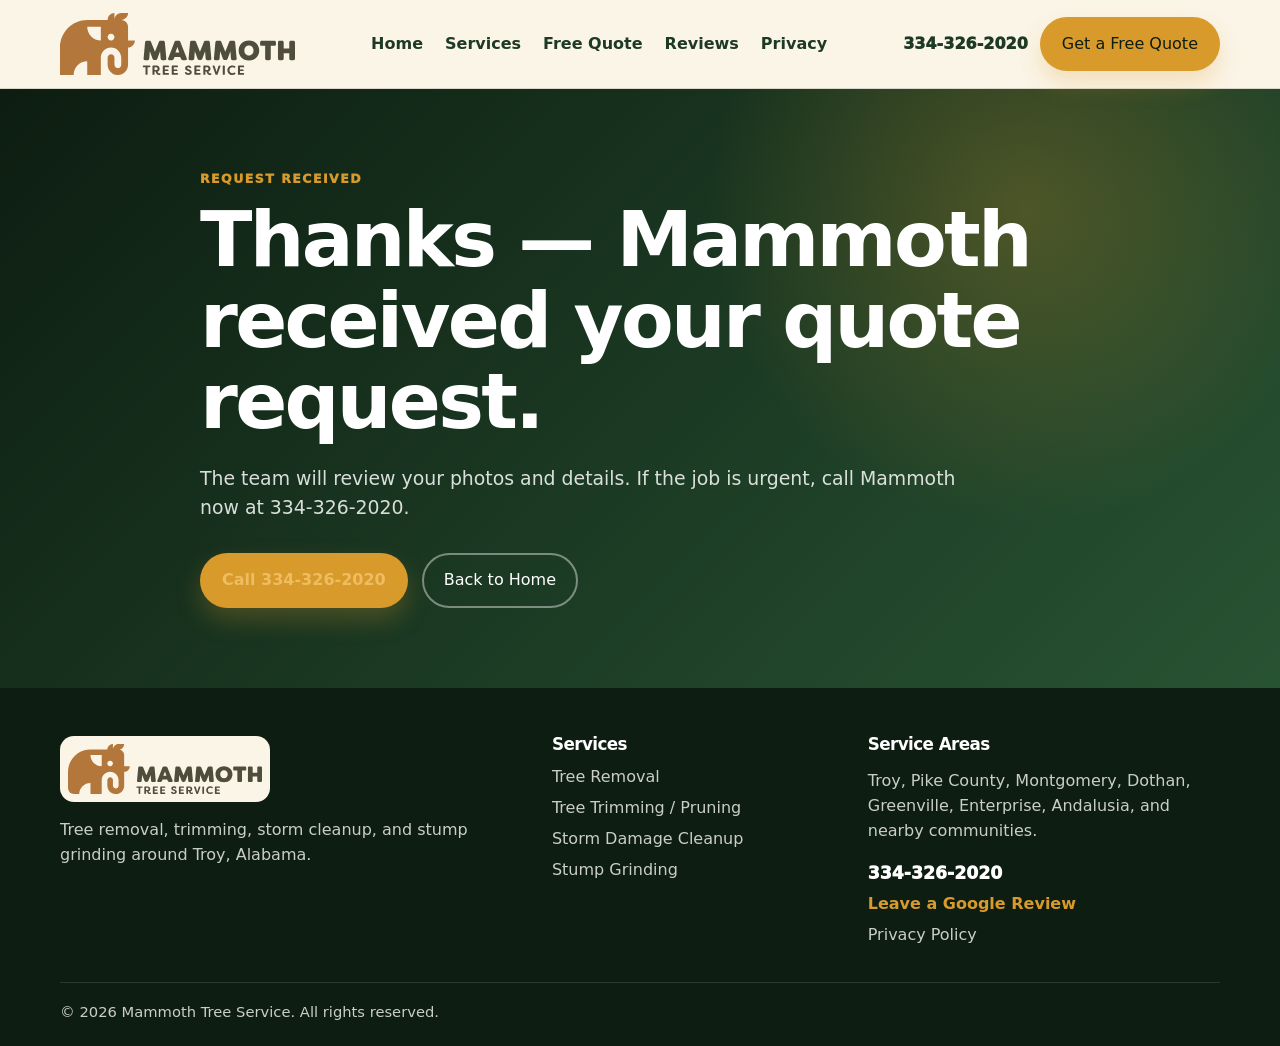
<file: site/thank-you.html>
<!doctype html>
<html lang="en">
<head>
  <meta charset="utf-8">
  <meta name="viewport" content="width=device-width, initial-scale=1">
  <title>Thank You | Mammoth Tree Service</title>
  <meta name="description" content="Mammoth Tree Service received your free quote request.">
  <link rel="canonical" href="https://mammothtree.com/thank-you">
  <meta property="og:title" content="Thank You | Mammoth Tree Service">
  <meta property="og:description" content="Mammoth Tree Service received your free quote request.">
  <meta property="og:type" content="website">
  <meta property="og:url" content="https://mammothtree.com/thank-you">
  <meta property="og:image" content="https://mammothtree.com/assets/mammoth-hero-tree-work.png">
  <meta name="twitter:card" content="summary_large_image">
  <link rel="icon" href="assets/mammoth-tree-service-logo.svg">
  <link rel="stylesheet" href="styles.css">
  <script type="application/ld+json">{
  "@context": "https://schema.org",
  "@type": "LocalBusiness",
  "name": "Mammoth Tree Service",
  "url": "https://mammothtree.com/",
  "telephone": "+1-334-326-2020",
  "priceRange": "$$",
  "image": "https://mammothtree.com/assets/mammoth-tree-service-logo.svg",
  "description": "Tree removal, tree trimming, storm cleanup, and stump grinding in Troy, Alabama and surrounding communities.",
  "areaServed": ["Troy AL", "Pike County AL", "Montgomery AL", "Dothan AL", "Greenville AL", "Enterprise AL", "Andalusia AL"],
  "makesOffer": [
    {"@type":"Offer","itemOffered":{"@type":"Service","name":"Tree Removal"}},
    {"@type":"Offer","itemOffered":{"@type":"Service","name":"Tree Trimming and Pruning"}},
    {"@type":"Offer","itemOffered":{"@type":"Service","name":"Storm Damage Cleanup"}},
    {"@type":"Offer","itemOffered":{"@type":"Service","name":"Stump Grinding"}}
  ]
}</script>
  
</head>
<body>
  <header class="site-header">
    <div class="container header-inner">
      <a class="brand" href="index.html" aria-label="Mammoth Tree Service home">
        <img src="assets/mammoth-tree-service-logo.svg" alt="Mammoth Tree Service">
      </a>
      <nav class="nav" aria-label="Main navigation">
        <a class="" href="index.html">Home</a><a class="" href="services.html">Services</a><a class="" href="contact.html">Free Quote</a><a class="" href="reviews.html">Reviews</a><a class="" href="privacy-policy.html">Privacy</a>
      </nav>
      <div class="header-actions"><a class="phone-link" href="tel:3343262020">334-326-2020</a><a class="btn btn-primary header-cta" href="contact.html">Get a Free Quote</a></div>
    </div>
  </header>

  <main>
    <section class="page-hero">
      <div class="container narrow">
        <p class="eyebrow">Request received</p>
        <h1>Thanks — Mammoth received your quote request.</h1>
        <p class="lede dark">The team will review your photos and details. If the job is urgent, call Mammoth now at 334-326-2020.</p>
        <div class="hero-actions"><a class="btn btn-primary" href="tel:3343262020">Call 334-326-2020</a><a class="btn btn-outline" href="index.html">Back to Home</a></div>
      </div>
    </section>
  </main>

  <div class="mobile-sticky"><a href="tel:3343262020">Call Now</a><a href="contact.html">Free Quote</a></div>
  <footer class="footer">
    <div class="container footer-grid">
      <div>
        <img class="footer-logo" src="assets/mammoth-tree-service-logo.svg" alt="Mammoth Tree Service">
        <p>Tree removal, trimming, storm cleanup, and stump grinding around Troy, Alabama.</p>
      </div>
      <div>
        <h3>Services</h3>
        <a href="services.html#removal">Tree Removal</a>
        <a href="services.html#trimming">Tree Trimming / Pruning</a>
        <a href="services.html#storm">Storm Damage Cleanup</a>
        <a href="services.html#stumps">Stump Grinding</a>
      </div>
      <div>
        <h3>Service Areas</h3>
        <p>Troy, Pike County, Montgomery, Dothan, Greenville, Enterprise, Andalusia, and nearby communities.</p>
        <a class="phone-link footer-phone" href="tel:3343262020">334-326-2020</a>
        <a class="review-link" href="https://g.page/r/CXBdQAm-3pktEBM/review">Leave a Google Review</a>
        <a href="privacy-policy.html">Privacy Policy</a>
      </div>
    </div>
    <div class="container footer-bottom">© 2026 Mammoth Tree Service. All rights reserved.</div>
  </footer>
</body>
</html>
</file>
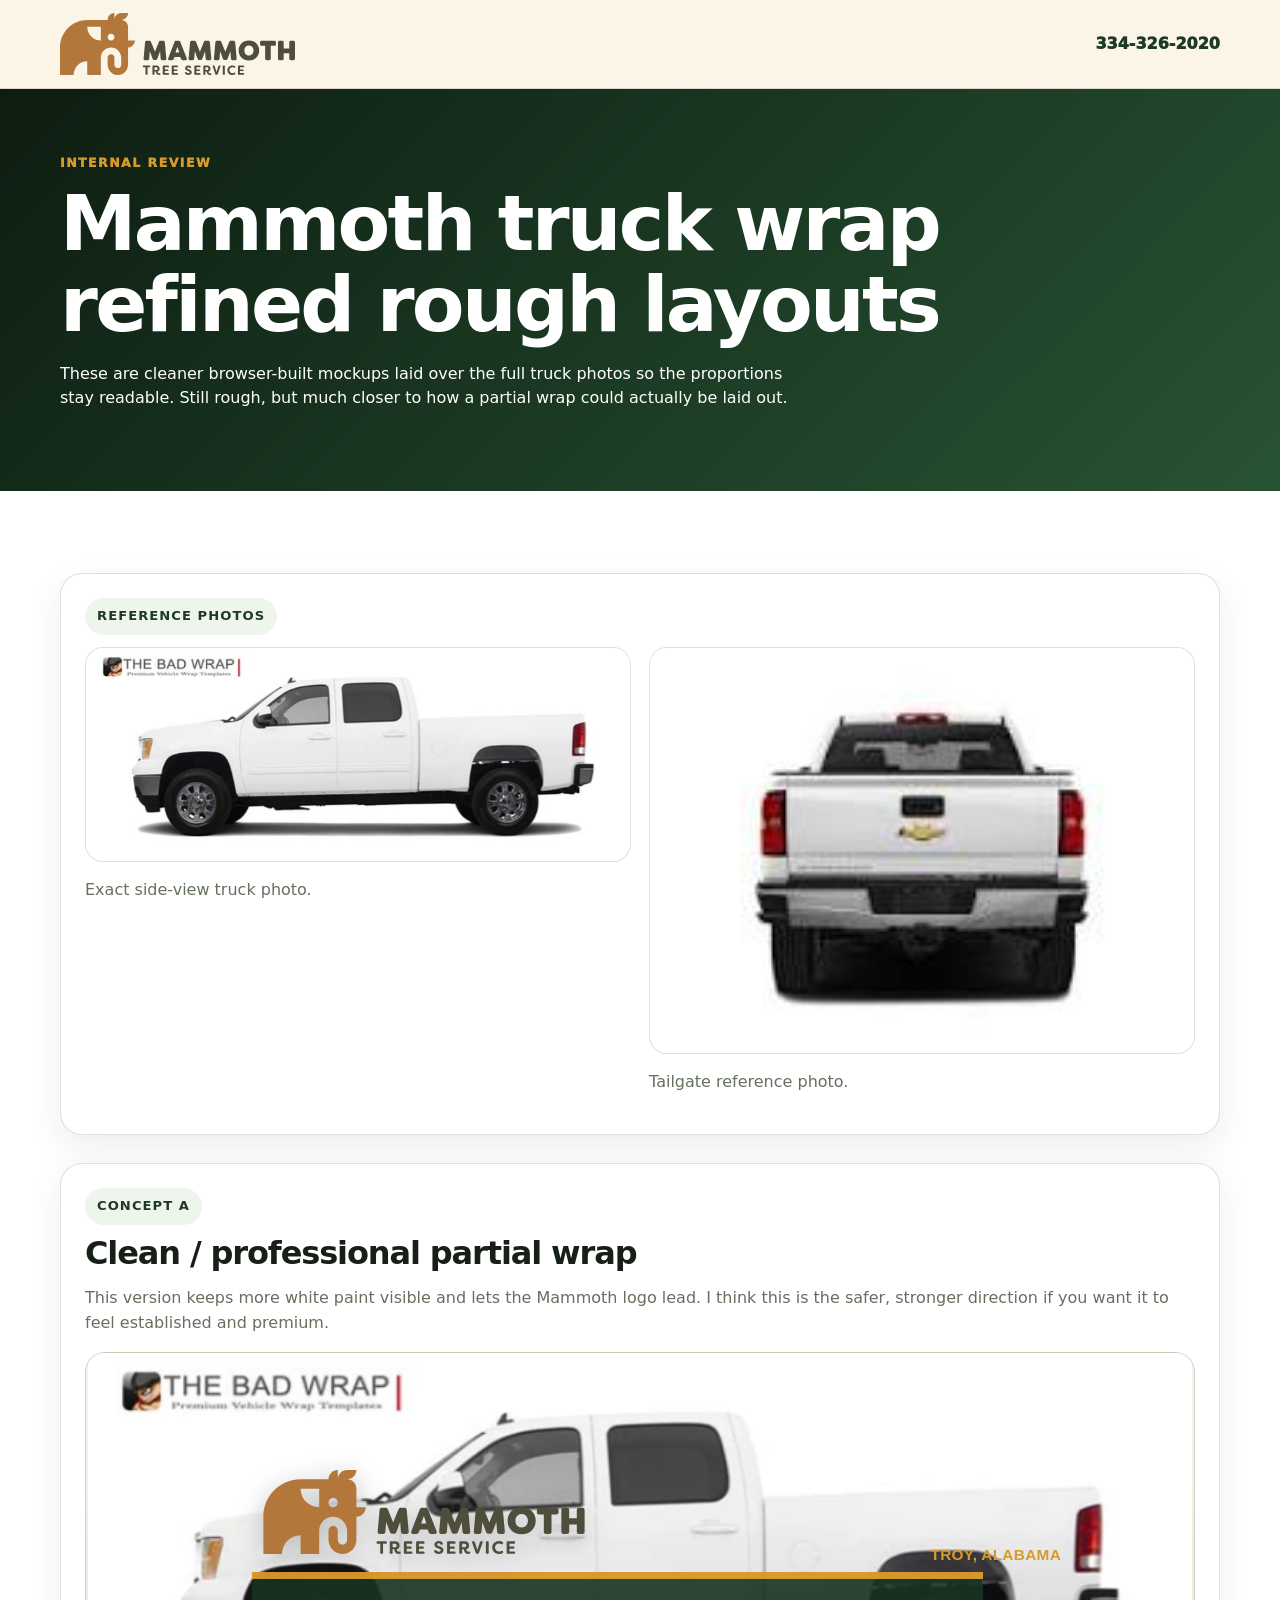
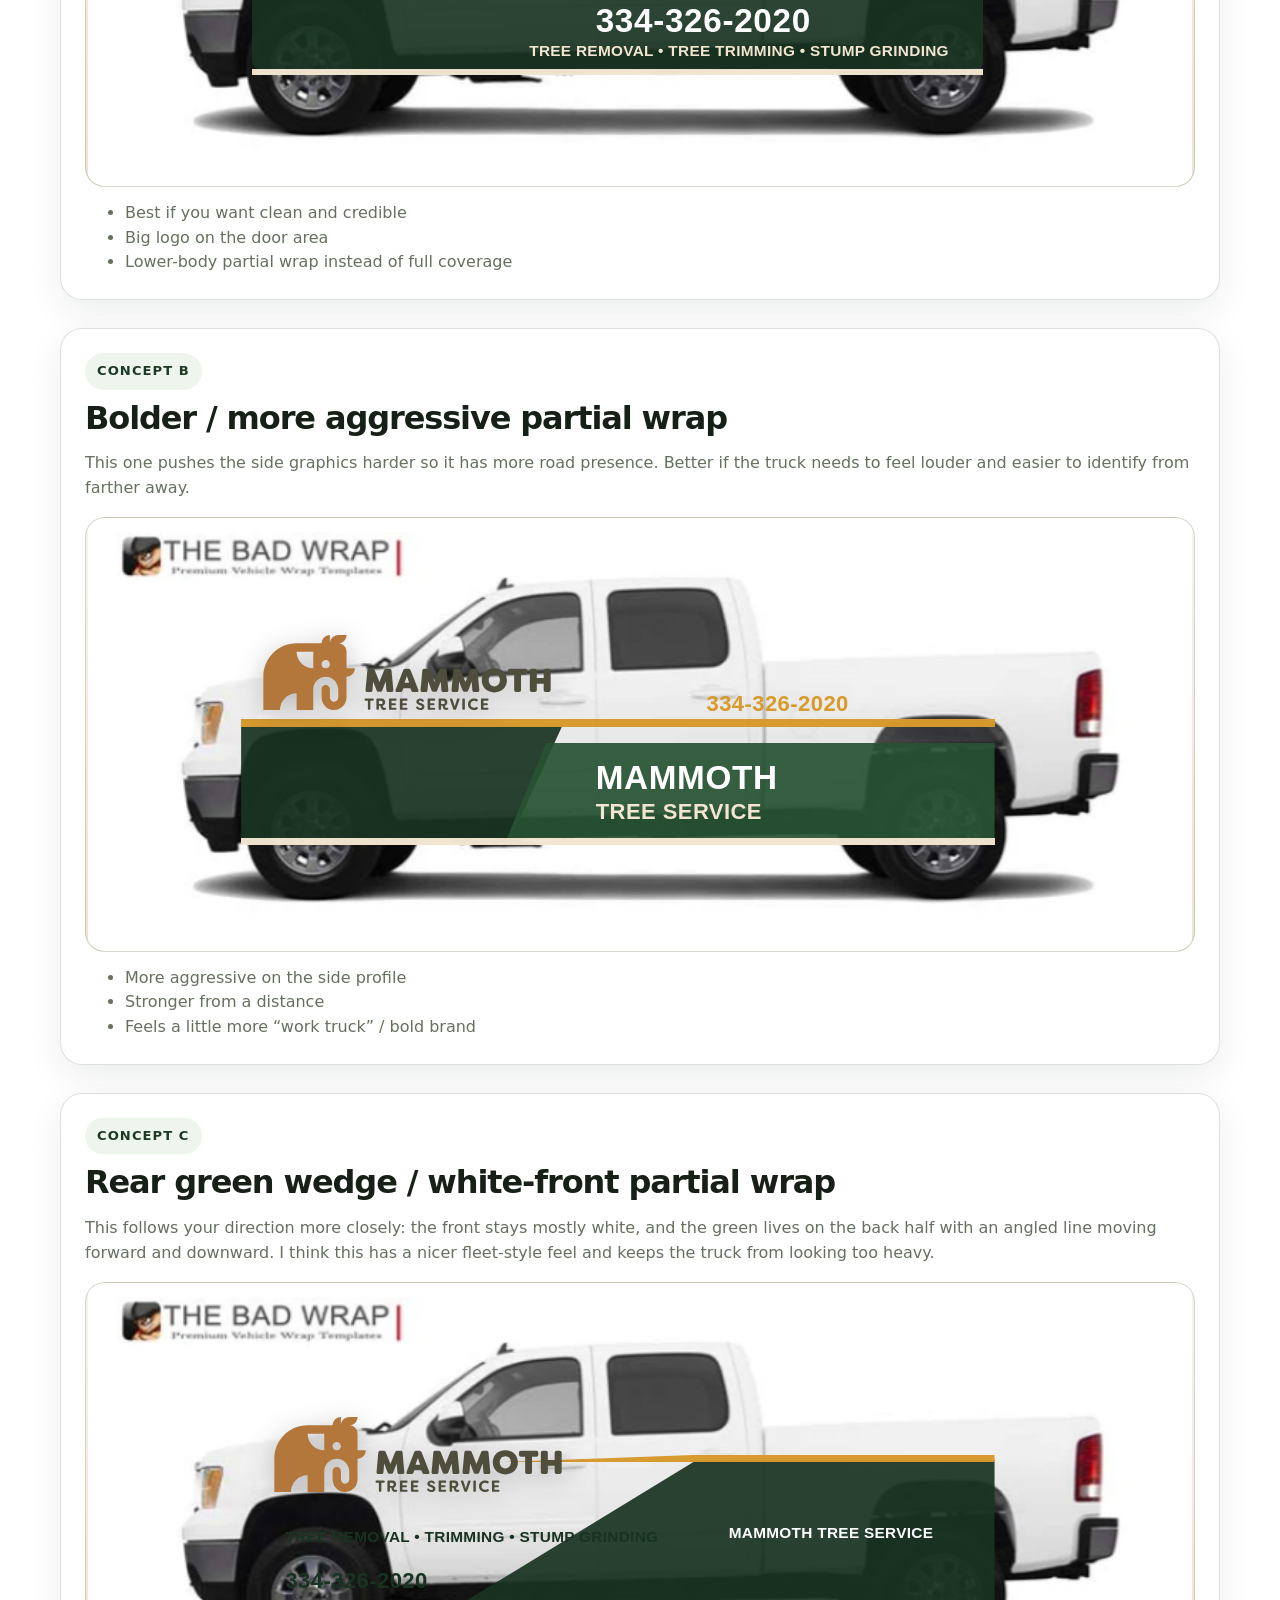
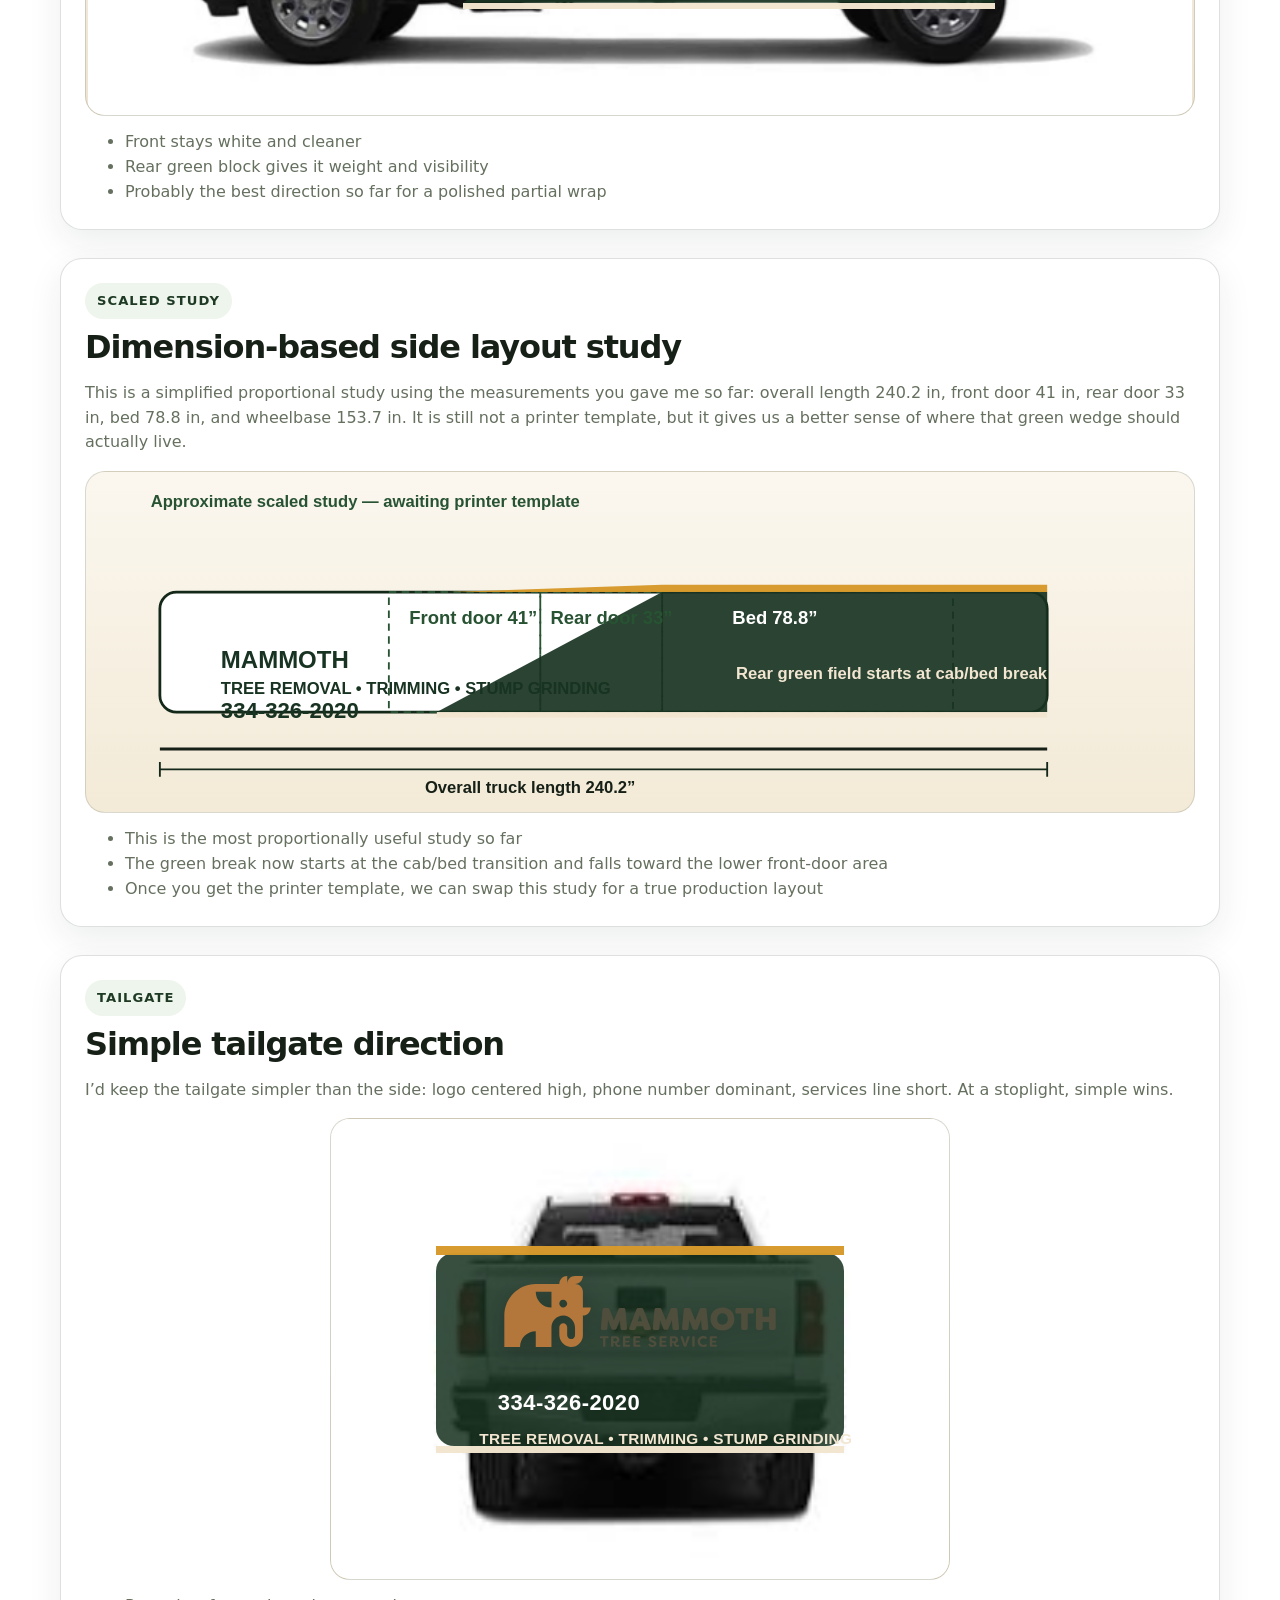
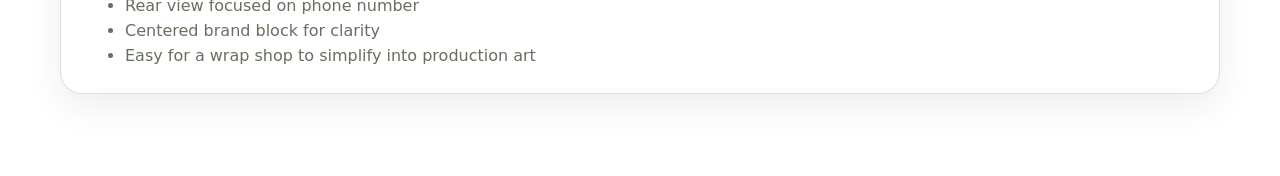
<file: site/truck-wrap-review.html>
<!doctype html>
<html lang="en">
<head>
  <meta charset="utf-8">
  <meta name="viewport" content="width=device-width, initial-scale=1">
  <title>Mammoth Truck Wrap Review</title>
  <meta name="robots" content="noindex,nofollow,noarchive">
  <meta name="description" content="Internal review page for Mammoth Tree Service truck wrap rough concepts.">
  <link rel="stylesheet" href="styles.css">
  <style>
    .review-hero { background: linear-gradient(135deg, var(--green-950), var(--green-700)); color: var(--white); padding: 64px 0; }
    .review-hero p { max-width: 760px; }
    .review-grid { display: grid; gap: 28px; }
    .review-card { background: var(--white); border: 1px solid var(--line); border-radius: var(--radius); padding: 24px; box-shadow: 0 12px 34px rgba(19,40,25,.08); }
    .review-card h2 { font-size: clamp(1.5rem, 2.5vw, 2.2rem); margin-bottom: 10px; }
    .review-card p, .review-card li { color: var(--muted); }
    .review-card ul { margin: 14px 0 0; }
    .review-label { display: inline-block; margin-bottom: 12px; padding: 8px 12px; border-radius: 999px; background: var(--green-100); color: var(--green-800); font-weight: 900; font-size: .82rem; letter-spacing: .08em; text-transform: uppercase; }
    .reference-grid { display: grid; grid-template-columns: 1fr 1fr; gap: 18px; }
    .reference-shot img { width: 100%; border-radius: 18px; border: 1px solid var(--line); background: #fff; }
    .mockup-stage { position: relative; width: 100%; background: linear-gradient(180deg, #f7f4ec, #ede4d1); border: 1px solid var(--line); border-radius: 20px; overflow: hidden; }
    .mockup-stage.side { aspect-ratio: 776 / 304; }
    .mockup-stage.tailgate { aspect-ratio: 192 / 143; max-width: 620px; margin: 0 auto; }
    .mockup-stage > img.base { position: absolute; inset: 0; width: 100%; height: 100%; object-fit: contain; }
    .overlay { position: absolute; inset: 0; }
    .overlay img.logo { position: absolute; height: auto; object-fit: contain; filter: drop-shadow(0 6px 14px rgba(0,0,0,.22)); }
    .scale-study { width: 100%; border: 1px solid var(--line); border-radius: 20px; overflow: hidden; background: linear-gradient(180deg, #fbf7ef, #f3ead7); }
    .band, .accent, .accent-2, .panel { position: absolute; }
    .txt { position: absolute; font-family: Inter, Arial, sans-serif; font-weight: 900; letter-spacing: .02em; }
    .txt.small { font-size: clamp(10px, 1.2vw, 16px); font-weight: 800; }
    .txt.medium { font-size: clamp(13px, 1.8vw, 22px); }
    .txt.large { font-size: clamp(18px, 2.6vw, 34px); }

    .side.clean .band { left: 15%; top: 52%; width: 66%; height: 21%; background: rgba(24,51,33,.9); border-radius: 8px; }
    .side.clean .accent { left: 15%; top: 50.5%; width: 66%; height: 1.8%; background: rgba(215,154,43,.98); }
    .side.clean .accent-2 { left: 15%; top: 73%; width: 66%; height: 1.5%; background: rgba(242,230,209,.98); }
    .side.clean img.logo { left: 16%; top: 27%; width: 29%; }
    .side.clean .phone { left: 46%; top: 56%; color: #fff; }
    .side.clean .services { left: 40%; top: 66%; color: #f2e6d1; }
    .side.clean .city { right: 12%; top: 44%; color: #d79a2b; }

    .side.bold .band { left: 14%; top: 48%; width: 29%; height: 26%; background: rgba(24,51,33,.92); clip-path: polygon(0 0, 100% 0, 84% 100%, 0 100%); }
    .side.bold .panel { left: 38%; top: 52%; width: 44%; height: 22%; background: rgba(40,83,51,.92); clip-path: polygon(8% 0, 100% 0, 100% 100%, 0 100%); }
    .side.bold .accent { left: 14%; top: 46.5%; width: 68%; height: 1.8%; background: rgba(215,154,43,.98); }
    .side.bold .accent-2 { left: 14%; top: 74%; width: 68%; height: 1.5%; background: rgba(242,230,209,.98); }
    .side.bold img.logo { left: 16%; top: 27%; width: 26%; }
    .side.bold .brand-a { left: 46%; top: 54%; color: #fff; }
    .side.bold .brand-b { left: 46%; top: 64%; color: #f2e6d1; }
    .side.bold .phone { left: 56%; top: 39%; color: #d79a2b; }

    .side.rear-angle .panel { left: 34%; top: 41%; width: 48%; height: 33%; background: rgba(24,51,33,.92); clip-path: polygon(44% 0, 100% 0, 100% 100%, 0 100%); }
    .side.rear-angle .accent { left: 37%; top: 39.8%; width: 45%; height: 1.7%; background: rgba(215,154,43,.98); clip-path: polygon(41% 0, 100% 0, 100% 100%, 0 100%); }
    .side.rear-angle .accent-2 { left: 34%; top: 74%; width: 48%; height: 1.5%; background: rgba(242,230,209,.98); }
    .side.rear-angle img.logo { left: 17%; top: 31%; width: 26%; }
    .side.rear-angle .services { left: 18%; top: 56%; color: #183321; }
    .side.rear-angle .phone { left: 18%; top: 65%; color: #183321; }
    .side.rear-angle .rear-copy { left: 58%; top: 55%; color: #fff; }

    .tailgate.clean .panel { left: 17%; top: 29%; width: 66%; height: 42%; background: rgba(24,51,33,.86); border-radius: 18px; }
    .tailgate.clean .accent { left: 17%; top: 27.5%; width: 66%; height: 1.9%; background: rgba(215,154,43,.98); }
    .tailgate.clean .accent-2 { left: 17%; top: 71%; width: 66%; height: 1.5%; background: rgba(242,230,209,.98); }
    .tailgate.clean img.logo { left: 28%; top: 34%; width: 44%; }
    .tailgate.clean .phone { left: 27%; top: 58%; color: #fff; }
    .tailgate.clean .services { left: 24%; top: 67%; color: #f2e6d1; }

    @media (max-width: 900px) {
      .reference-grid { grid-template-columns: 1fr; }
    }
  </style>
</head>
<body>
  <header class="site-header">
    <div class="container header-inner">
      <a class="brand" href="index.html" aria-label="Mammoth Tree Service home">
        <img src="assets/mammoth-tree-service-logo.svg" alt="Mammoth Tree Service">
      </a>
      <div class="header-actions"><a class="phone-link" href="tel:3343262020">334-326-2020</a></div>
    </div>
  </header>

  <main>
    <section class="review-hero">
      <div class="container">
        <p class="eyebrow">Internal Review</p>
        <h1>Mammoth truck wrap refined rough layouts</h1>
        <p>These are cleaner browser-built mockups laid over the full truck photos so the proportions stay readable. Still rough, but much closer to how a partial wrap could actually be laid out.</p>
      </div>
    </section>

    <section class="section section-white">
      <div class="container review-grid">
        <div class="review-card">
          <span class="review-label">Reference photos</span>
          <div class="reference-grid">
            <div class="reference-shot">
              <img src="assets/truck-wrap-review/truck-side-reference.png" alt="Truck side reference photo">
              <p>Exact side-view truck photo.</p>
            </div>
            <div class="reference-shot">
              <img src="assets/truck-wrap-review/truck-tailgate-reference.jpg" alt="Truck tailgate reference photo">
              <p>Tailgate reference photo.</p>
            </div>
          </div>
        </div>

        <div class="review-card">
          <span class="review-label">Concept A</span>
          <h2>Clean / professional partial wrap</h2>
          <p>This version keeps more white paint visible and lets the Mammoth logo lead. I think this is the safer, stronger direction if you want it to feel established and premium.</p>
          <div class="mockup-stage side clean">
            <img class="base" src="assets/truck-wrap-review/truck-side-reference.png" alt="Truck side clean wrap concept">
            <div class="overlay">
              <div class="band"></div>
              <div class="accent"></div>
              <div class="accent-2"></div>
              <img class="logo" src="assets/mammoth-tree-service-logo.svg" alt="">
              <div class="txt large phone">334-326-2020</div>
              <div class="txt small services">TREE REMOVAL • TREE TRIMMING • STUMP GRINDING</div>
              <div class="txt small city">TROY, ALABAMA</div>
            </div>
          </div>
          <ul>
            <li>Best if you want clean and credible</li>
            <li>Big logo on the door area</li>
            <li>Lower-body partial wrap instead of full coverage</li>
          </ul>
        </div>

        <div class="review-card">
          <span class="review-label">Concept B</span>
          <h2>Bolder / more aggressive partial wrap</h2>
          <p>This one pushes the side graphics harder so it has more road presence. Better if the truck needs to feel louder and easier to identify from farther away.</p>
          <div class="mockup-stage side bold">
            <img class="base" src="assets/truck-wrap-review/truck-side-reference.png" alt="Truck side bold wrap concept">
            <div class="overlay">
              <div class="band"></div>
              <div class="panel"></div>
              <div class="accent"></div>
              <div class="accent-2"></div>
              <img class="logo" src="assets/mammoth-tree-service-logo.svg" alt="">
              <div class="txt medium phone">334-326-2020</div>
              <div class="txt large brand-a">MAMMOTH</div>
              <div class="txt medium brand-b">TREE SERVICE</div>
            </div>
          </div>
          <ul>
            <li>More aggressive on the side profile</li>
            <li>Stronger from a distance</li>
            <li>Feels a little more “work truck” / bold brand</li>
          </ul>
        </div>

        <div class="review-card">
          <span class="review-label">Concept C</span>
          <h2>Rear green wedge / white-front partial wrap</h2>
          <p>This follows your direction more closely: the front stays mostly white, and the green lives on the back half with an angled line moving forward and downward. I think this has a nicer fleet-style feel and keeps the truck from looking too heavy.</p>
          <div class="mockup-stage side rear-angle">
            <img class="base" src="assets/truck-wrap-review/truck-side-reference.png" alt="Truck side rear-green wedge concept">
            <div class="overlay">
              <div class="panel"></div>
              <div class="accent"></div>
              <div class="accent-2"></div>
              <img class="logo" src="assets/mammoth-tree-service-logo.svg" alt="">
              <div class="txt small services">TREE REMOVAL • TRIMMING • STUMP GRINDING</div>
              <div class="txt medium phone">334-326-2020</div>
              <div class="txt small rear-copy">MAMMOTH TREE SERVICE</div>
            </div>
          </div>
          <ul>
            <li>Front stays white and cleaner</li>
            <li>Rear green block gives it weight and visibility</li>
            <li>Probably the best direction so far for a polished partial wrap</li>
          </ul>
        </div>

        <div class="review-card">
          <span class="review-label">Scaled Study</span>
          <h2>Dimension-based side layout study</h2>
          <p>This is a simplified proportional study using the measurements you gave me so far: overall length 240.2 in, front door 41 in, rear door 33 in, bed 78.8 in, and wheelbase 153.7 in. It is still not a printer template, but it gives us a better sense of where that green wedge should actually live.</p>
          <div class="scale-study">
            <svg viewBox="0 0 1200 360" width="100%" height="100%" xmlns="http://www.w3.org/2000/svg" role="img" aria-label="Scaled layout study for Mammoth truck wrap">
              <rect width="1200" height="360" fill="transparent"/>
              <text x="70" y="38" font-family="Arial, Helvetica, sans-serif" font-size="18" font-weight="700" fill="#285333">Approximate scaled study — awaiting printer template</text>
              <line x1="80" y1="300" x2="1041" y2="300" stroke="#162017" stroke-width="3"/>
              <rect x="80" y="130" width="961" height="130" rx="18" fill="#ffffff" stroke="#132819" stroke-width="3"/>
              <rect x="328" y="130" width="164" height="130" fill="none" stroke="#285333" stroke-width="2" stroke-dasharray="8 6"/>
              <rect x="492" y="130" width="132" height="130" fill="none" stroke="#285333" stroke-width="2" stroke-dasharray="8 6"/>
              <rect x="624" y="130" width="315" height="130" fill="none" stroke="#285333" stroke-width="2" stroke-dasharray="8 6"/>
              <polygon points="624,130 1041,130 1041,260 380,260" fill="#183321" fill-opacity="0.92"/>
              <polygon points="624,122 1041,122 1041,130 394,130" fill="#d79a2b" fill-opacity="0.98"/>
              <rect x="380" y="260" width="661" height="6" fill="#f2e6d1"/>
              <text x="350" y="165" font-family="Arial, Helvetica, sans-serif" font-size="20" font-weight="800" fill="#285333">Front door 41”</text>
              <text x="503" y="165" font-family="Arial, Helvetica, sans-serif" font-size="20" font-weight="800" fill="#285333">Rear door 33”</text>
              <text x="700" y="165" font-family="Arial, Helvetica, sans-serif" font-size="20" font-weight="800" fill="#ffffff">Bed 78.8”</text>
              <text x="146" y="212" font-family="Arial, Helvetica, sans-serif" font-size="26" font-weight="900" fill="#183321">MAMMOTH</text>
              <text x="146" y="240" font-family="Arial, Helvetica, sans-serif" font-size="18" font-weight="800" fill="#183321">TREE REMOVAL • TRIMMING • STUMP GRINDING</text>
              <text x="146" y="266" font-family="Arial, Helvetica, sans-serif" font-size="24" font-weight="900" fill="#183321">334-326-2020</text>
              <text x="704" y="224" font-family="Arial, Helvetica, sans-serif" font-size="18" font-weight="800" fill="#f2e6d1">Rear green field starts at cab/bed break</text>
              <line x1="80" y1="322" x2="1041" y2="322" stroke="#132819" stroke-width="2"/>
              <line x1="80" y1="314" x2="80" y2="330" stroke="#132819" stroke-width="2"/>
              <line x1="1041" y1="314" x2="1041" y2="330" stroke="#132819" stroke-width="2"/>
              <text x="481" y="348" text-anchor="middle" font-family="Arial, Helvetica, sans-serif" font-size="18" font-weight="700" fill="#162017">Overall truck length 240.2”</text>
            </svg>
          </div>
          <ul>
            <li>This is the most proportionally useful study so far</li>
            <li>The green break now starts at the cab/bed transition and falls toward the lower front-door area</li>
            <li>Once you get the printer template, we can swap this study for a true production layout</li>
          </ul>
        </div>

        <div class="review-card">
          <span class="review-label">Tailgate</span>
          <h2>Simple tailgate direction</h2>
          <p>I’d keep the tailgate simpler than the side: logo centered high, phone number dominant, services line short. At a stoplight, simple wins.</p>
          <div class="mockup-stage tailgate clean">
            <img class="base" src="assets/truck-wrap-review/truck-tailgate-reference.jpg" alt="Truck tailgate concept">
            <div class="overlay">
              <div class="panel"></div>
              <div class="accent"></div>
              <div class="accent-2"></div>
              <img class="logo" src="assets/mammoth-tree-service-logo.svg" alt="">
              <div class="txt medium phone">334-326-2020</div>
              <div class="txt small services">TREE REMOVAL • TRIMMING • STUMP GRINDING</div>
            </div>
          </div>
          <ul>
            <li>Rear view focused on phone number</li>
            <li>Centered brand block for clarity</li>
            <li>Easy for a wrap shop to simplify into production art</li>
          </ul>
        </div>
      </div>
    </section>
  </main>
</body>
</html>
</file>
<file: styles.css>
:root {
  --green-950: #0d1d11;
  --green-900: #132819;
  --green-800: #1e3a24;
  --green-700: #285333;
  --green-100: #eef5ec;
  --cream: #fbf5e8;
  --tan: #f2e6d1;
  --gold: #d79a2b;
  --gold-2: #efbd61;
  --ink: #162017;
  --muted: #65705f;
  --white: #ffffff;
  --line: rgba(19, 40, 25, 0.14);
  --shadow: 0 20px 55px rgba(19, 40, 25, 0.18);
  --radius: 22px;
  --max: 1160px;
}

* { box-sizing: border-box; }
html { scroll-behavior: smooth; }
body {
  margin: 0;
  font-family: Inter, ui-sans-serif, system-ui, -apple-system, BlinkMacSystemFont, "Segoe UI", sans-serif;
  color: var(--ink);
  background: var(--cream);
  line-height: 1.55;
}
a { color: inherit; text-decoration: none; }
img { display: block; max-width: 100%; }
.container { width: min(var(--max), calc(100% - 40px)); margin: 0 auto; }
.narrow { max-width: 880px; }
.hidden { display: none; }

.site-header {
  position: sticky;
  top: 0;
  z-index: 20;
  background: rgba(251, 245, 232, 0.95);
  border-bottom: 1px solid var(--line);
  backdrop-filter: blur(14px);
}
.header-inner {
  min-height: 88px;
  display: flex;
  align-items: center;
  justify-content: space-between;
  gap: 24px;
}
.brand img { width: 235px; height: auto; }
.nav { display: flex; align-items: center; gap: 22px; font-weight: 800; color: var(--green-800); }
.nav a:hover, .nav .active { color: var(--gold); }

.btn {
  display: inline-flex;
  align-items: center;
  justify-content: center;
  border-radius: 999px;
  padding: 13px 20px;
  font-weight: 900;
  border: 2px solid transparent;
  transition: transform .16s ease, box-shadow .16s ease, background .16s ease;
  cursor: pointer;
  font: inherit;
}
.btn:hover { transform: translateY(-1px); }
.btn-primary { background: var(--gold); color: var(--green-950); box-shadow: 0 12px 24px rgba(215, 154, 43, .25); }
.btn-primary:hover { background: var(--gold-2); }
.btn-secondary { border-color: rgba(255,255,255,.38); color: var(--white); }
.btn-outline { border-color: var(--green-700); color: var(--green-800); }

.hero, .page-hero {
  background:
    radial-gradient(circle at 80% 20%, rgba(215,154,43,.26), transparent 28%),
    linear-gradient(135deg, var(--green-950), var(--green-700));
  color: var(--white);
}
.hero { padding: 82px 0; }
.page-hero { padding: 80px 0; }
.hero-grid { display: grid; grid-template-columns: 1.05fr .95fr; gap: 46px; align-items: center; }
.eyebrow { margin: 0 0 12px; color: var(--gold); font-weight: 950; letter-spacing: .12em; text-transform: uppercase; font-size: .78rem; }
h1, h2, h3 { margin: 0; line-height: 1.05; letter-spacing: -.035em; }
h1 { font-size: clamp(2.55rem, 6vw, 5.35rem); max-width: 920px; }
h2 { font-size: clamp(2rem, 3.8vw, 3.35rem); }
h3 { font-size: 1.35rem; }
.lede { font-size: 1.18rem; color: rgba(255,255,255,.84); max-width: 760px; margin: 22px 0 0; }
.lede.dark { color: rgba(255,255,255,.84); }
.page-hero .btn-outline { color: var(--white); border-color: rgba(255,255,255,.42); }
.body-copy { color: var(--muted); font-size: 1.08rem; }
.hero-actions { display: flex; flex-wrap: wrap; gap: 14px; margin-top: 30px; }
.trust-list { list-style: none; padding: 0; margin: 26px 0 0; display: flex; flex-wrap: wrap; gap: 10px; }
.trust-list li { border: 1px solid rgba(255,255,255,.18); background: rgba(255,255,255,.08); padding: 9px 12px; border-radius: 999px; font-weight: 800; }

.hero-media-card { position: relative; border-radius: 30px; overflow: hidden; box-shadow: var(--shadow); border: 1px solid rgba(255,255,255,.18); }
.hero-media-card img { width: 100%; height: 520px; object-fit: cover; }
.media-badge { position: absolute; left: 18px; right: 18px; bottom: 18px; background: rgba(13,29,17,.86); color: var(--white); border: 1px solid rgba(255,255,255,.2); border-radius: 18px; padding: 14px 16px; font-weight: 900; backdrop-filter: blur(10px); }

.section { padding: 82px 0; }
.section-white { background: var(--white); }
.section-dark { background: var(--green-900); color: var(--white); }
.section-head { margin-bottom: 30px; }
.cards { display: grid; gap: 20px; }
.cards.three { grid-template-columns: repeat(3, 1fr); }
.card { background: var(--green-100); border: 1px solid var(--line); border-radius: var(--radius); padding: 26px; }
.card span { color: var(--gold); font-weight: 950; }
.card p { color: var(--muted); }
.card a { color: var(--green-800); font-weight: 900; }
.split { display: grid; grid-template-columns: 1fr 1fr; gap: 38px; align-items: center; }
.split.aligned { align-items: start; }
.checklist { font-size: 1.12rem; color: rgba(255,255,255,.82); }
.area-list { list-style: none; padding: 0; margin: 0; display: flex; flex-wrap: wrap; gap: 12px; }
.area-list li { background: var(--green-100); border: 1px solid var(--line); padding: 12px 17px; border-radius: 999px; font-weight: 900; }

.service-stack .container { display: grid; gap: 18px; }
.service-row { display: grid; grid-template-columns: .8fr 1.2fr; gap: 28px; padding: 30px; border: 1px solid var(--line); border-radius: var(--radius); background: var(--cream); }
.service-row p { color: var(--muted); font-size: 1.08rem; }
.service-row strong { color: var(--green-800); }

.contact-grid { display: grid; grid-template-columns: 1.1fr .9fr; gap: 28px; align-items: start; }
.quote-form, .photo-guide { background: var(--cream); border: 1px solid var(--line); border-radius: var(--radius); padding: 30px; box-shadow: 0 12px 34px rgba(19,40,25,.08); }
.quote-form { display: grid; gap: 15px; }
.quote-form label { display: grid; gap: 7px; font-weight: 850; color: var(--green-800); }
.quote-form input, .quote-form select, .quote-form textarea {
  width: 100%; border: 1px solid var(--line); border-radius: 13px; padding: 12px 13px; font: inherit; color: var(--ink); background: var(--white);
}
.quote-form button { width: fit-content; }
.guide-item { border-top: 1px solid var(--line); padding-top: 18px; margin-top: 18px; }
.guide-item strong { color: var(--green-800); font-size: 1.1rem; }
.guide-item p { color: var(--muted); margin-bottom: 0; }

.footer { background: var(--green-950); color: rgba(255,255,255,.78); padding: 48px 0 22px; }
.footer-grid { display: grid; grid-template-columns: 1.3fr .8fr 1fr; gap: 34px; }
.footer-logo { width: 210px; background: var(--cream); border-radius: 14px; padding: 8px; margin-bottom: 14px; }
.footer h3 { color: var(--white); font-size: 1.05rem; margin-bottom: 12px; }
.footer a { display: block; color: rgba(255,255,255,.78); margin: 6px 0; }
.footer a:hover, .footer .review-link { color: var(--gold); font-weight: 850; }
.footer-bottom { border-top: 1px solid rgba(255,255,255,.12); margin-top: 28px; padding-top: 18px; font-size: .92rem; }

@media (max-width: 900px) {
  .nav { display: none; }
  .brand img { width: 190px; }
  .header-cta { padding: 11px 14px; font-size: .92rem; }
  .hero, .page-hero { padding: 58px 0; }
  .hero-grid, .cards.three, .split, .service-row, .contact-grid, .footer-grid { grid-template-columns: 1fr; }
  .hero-media-card img { height: 360px; }
  .header-inner { min-height: 76px; }
}
.section-cream { background: var(--cream); }
.body-copy.wide { max-width: 820px; }
.faq-grid { display: grid; grid-template-columns: repeat(3, 1fr); gap: 20px; }
.faq-grid article { background: var(--white); border: 1px solid var(--line); border-radius: var(--radius); padding: 24px; }
.faq-grid p { color: var(--muted); }
@media (max-width: 900px) { .faq-grid { grid-template-columns: 1fr; } }
.form-note { margin: -4px 0 0; color: var(--muted); font-size: .92rem; }
.after-submit { border-top: 1px solid var(--line); margin-top: 6px; padding-top: 18px; }
.after-submit h3 { font-size: 1.1rem; color: var(--green-800); }
.after-submit p { color: var(--muted); margin-bottom: 0; }
@media (max-width: 480px) {
  .container { width: min(var(--max), calc(100% - 28px)); }
  .header-inner { gap: 10px; min-height: 68px; }
  .brand img { width: 145px; }
  .header-cta { padding: 10px 12px; font-size: 0; }
  .header-cta::after { content: "Free Quote"; font-size: .88rem; }
  h1 { font-size: clamp(2.15rem, 12vw, 3rem); }
}
.header-actions { display: flex; align-items: center; gap: 12px; }
.phone-link { font-weight: 950; color: var(--green-800); white-space: nowrap; }
.footer .footer-phone { color: var(--white); font-weight: 950; font-size: 1.08rem; }
.full-width { width: 100%; margin-bottom: 10px; }
.contact-grid .lede a, .page-hero a[href^="tel:"] { color: var(--gold-2); font-weight: 900; }
.mobile-sticky { display: none; }
@media (max-width: 900px) {
  .phone-link { display: none; }
}
@media (max-width: 480px) {
  .header-actions { gap: 8px; }
}
@media (max-width: 760px) {
  body { padding-bottom: 68px; }
  .mobile-sticky { position: fixed; display: grid; grid-template-columns: 1fr 1fr; left: 0; right: 0; bottom: 0; z-index: 30; background: var(--green-950); box-shadow: 0 -10px 28px rgba(0,0,0,.22); }
  .mobile-sticky a { color: var(--white); text-align: center; padding: 14px 10px; font-weight: 950; }
  .mobile-sticky a:first-child { background: var(--gold); color: var(--green-950); }
}
</file>
<file: site/styles.css>
:root {
  --green-950: #0d1d11;
  --green-900: #132819;
  --green-800: #1e3a24;
  --green-700: #285333;
  --green-100: #eef5ec;
  --cream: #fbf5e8;
  --tan: #f2e6d1;
  --gold: #d79a2b;
  --gold-2: #efbd61;
  --ink: #162017;
  --muted: #65705f;
  --white: #ffffff;
  --line: rgba(19, 40, 25, 0.14);
  --shadow: 0 20px 55px rgba(19, 40, 25, 0.18);
  --radius: 22px;
  --max: 1160px;
}

* { box-sizing: border-box; }
html { scroll-behavior: smooth; }
body {
  margin: 0;
  font-family: Inter, ui-sans-serif, system-ui, -apple-system, BlinkMacSystemFont, "Segoe UI", sans-serif;
  color: var(--ink);
  background: var(--cream);
  line-height: 1.55;
}
a { color: inherit; text-decoration: none; }
img { display: block; max-width: 100%; }
.container { width: min(var(--max), calc(100% - 40px)); margin: 0 auto; }
.narrow { max-width: 880px; }
.hidden { display: none; }

.site-header {
  position: sticky;
  top: 0;
  z-index: 20;
  background: rgba(251, 245, 232, 0.95);
  border-bottom: 1px solid var(--line);
  backdrop-filter: blur(14px);
}
.header-inner {
  min-height: 88px;
  display: flex;
  align-items: center;
  justify-content: space-between;
  gap: 24px;
}
.brand img { width: 235px; height: auto; }
.nav { display: flex; align-items: center; gap: 22px; font-weight: 800; color: var(--green-800); }
.nav a:hover, .nav .active { color: var(--gold); }

.btn {
  display: inline-flex;
  align-items: center;
  justify-content: center;
  border-radius: 999px;
  padding: 13px 20px;
  font-weight: 900;
  border: 2px solid transparent;
  transition: transform .16s ease, box-shadow .16s ease, background .16s ease;
  cursor: pointer;
  font: inherit;
}
.btn:hover { transform: translateY(-1px); }
.btn-primary { background: var(--gold); color: var(--green-950); box-shadow: 0 12px 24px rgba(215, 154, 43, .25); }
.btn-primary:hover { background: var(--gold-2); }
.btn-secondary { border-color: rgba(255,255,255,.38); color: var(--white); }
.btn-outline { border-color: var(--green-700); color: var(--green-800); }

.hero, .page-hero {
  background:
    radial-gradient(circle at 80% 20%, rgba(215,154,43,.26), transparent 28%),
    linear-gradient(135deg, var(--green-950), var(--green-700));
  color: var(--white);
}
.hero { padding: 82px 0; }
.page-hero { padding: 80px 0; }
.hero-grid { display: grid; grid-template-columns: 1.05fr .95fr; gap: 46px; align-items: start; }
.eyebrow { margin: 0 0 12px; color: var(--gold); font-weight: 950; letter-spacing: .12em; text-transform: uppercase; font-size: .78rem; }
h1, h2, h3 { margin: 0; line-height: 1.05; letter-spacing: -.035em; }
h1 { font-size: clamp(2.55rem, 6vw, 5.35rem); max-width: 920px; }
.hero-home h1 { font-size: clamp(2.25rem, 4.8vw, 4.35rem); max-width: 780px; }
.hero-service-title { display: block; width: 100%; font-size: clamp(.72rem, 1vw, .86rem); color: var(--gold); letter-spacing: .18em; text-transform: uppercase; margin: 0 0 24px; padding-bottom: 14px; border-bottom: 1px solid rgba(255,255,255,.16); }
.hero-service-list { list-style: none; padding: 0; margin: 0; display: grid; gap: 8px; }
.hero-service-list li { position: relative; padding-left: 30px; font-size: clamp(2.2rem, 4.8vw, 4.25rem); line-height: .98; letter-spacing: -.04em; font-weight: 950; }
.hero-service-list li::before { content: ""; position: absolute; left: 0; top: .42em; width: 12px; height: 12px; border-radius: 999px; background: var(--gold); box-shadow: 0 0 0 6px rgba(215,154,43,.16); }
h2 { font-size: clamp(2rem, 3.8vw, 3.35rem); }
h3 { font-size: 1.35rem; }
.lede { font-size: 1.18rem; color: rgba(255,255,255,.84); max-width: 760px; margin: 22px 0 0; }
.lede.dark { color: rgba(255,255,255,.84); }
.page-hero .btn-outline { color: var(--white); border-color: rgba(255,255,255,.42); }
.body-copy { color: var(--muted); font-size: 1.08rem; }
.hero-actions { display: flex; flex-wrap: wrap; gap: 14px; margin-top: 30px; }
.trust-list { list-style: none; padding: 0; margin: 26px 0 0; display: flex; flex-wrap: wrap; gap: 10px; }
.trust-list li { border: 1px solid rgba(255,255,255,.18); background: rgba(255,255,255,.08); padding: 9px 12px; border-radius: 999px; font-weight: 800; }

.hero-media-card { position: relative; border-radius: 30px; overflow: hidden; box-shadow: var(--shadow); border: 1px solid rgba(255,255,255,.18); background: rgba(13,29,17,.42); }
.hero-media-card img { width: 100%; height: 520px; object-fit: contain; }
.media-upload-cta { margin-top: 14px; display: grid; gap: 12px; justify-items: start; }
.media-note { margin: 0; color: rgba(255,255,255,.78); font-weight: 850; font-size: .98rem; }
.hero-photo-feature { margin-top: 26px; }
.hero-photo-feature-card {
  max-width: 70%;
  margin: 0 auto;
  border-radius: 30px;
  overflow: hidden;
  box-shadow: var(--shadow);
  border: 1px solid rgba(255,255,255,.18);
  background: rgba(13,29,17,.42);
}
.hero-photo-feature-card img {
  width: 100%;
  aspect-ratio: 3 / 2;
  object-fit: cover;
}

.section { padding: 82px 0; }
.section-white { background: var(--white); }
.section-dark { background: var(--green-900); color: var(--white); }
.section-head { margin-bottom: 30px; }
.cards { display: grid; gap: 20px; }
.cards.three { grid-template-columns: repeat(3, 1fr); }
.card { background: var(--green-100); border: 1px solid var(--line); border-radius: var(--radius); padding: 26px; }
.card > span { color: var(--gold); font-weight: 950; }
.card p { color: var(--muted); }
.card a { color: var(--green-800); font-weight: 900; }
.review-card,
.testimonial-card { background: linear-gradient(180deg, #ffffff 0%, #fbf8f0 100%); box-shadow: 0 18px 44px rgba(19,40,25,.10); }
.review-card .review-stars,
.testimonial-card .review-stars { display: inline-block; font-size: 1.1rem; letter-spacing: .12em; margin-bottom: 14px; }
.review-card .review-source,
.testimonial-card .review-source { margin-top: 18px; font-weight: 850; color: var(--green-800); }
.review-cta-card h3,
.testimonial-cta-card h3 { margin-top: 6px; margin-bottom: 10px; }
.testimonial-top { display: flex; align-items: center; gap: 12px; margin-bottom: 14px; }
.testimonial-avatar { width: 54px; height: 54px; border-radius: 999px; display: inline-flex; align-items: center; justify-content: center; background: linear-gradient(135deg, var(--gold) 0%, #f7d98a 100%); color: var(--green-900); font-size: .98rem; font-weight: 950; box-shadow: inset 0 1px 0 rgba(255,255,255,.45); flex: 0 0 auto; }
.testimonial-badges { display: flex; flex-wrap: wrap; gap: 8px; margin-bottom: 2px; }
.testimonial-badge { display: inline-flex; align-items: center; padding: 7px 11px; border-radius: 999px; background: var(--cream); border: 1px solid var(--line); color: var(--green-800); font-size: .78rem; font-weight: 850; letter-spacing: .04em; text-transform: uppercase; }
.testimonial-quote { margin: 0; color: var(--ink); font-size: 1.04rem; line-height: 1.7; }
.testimonial-meta { margin-top: 18px; font-weight: 850; color: var(--green-800); }
.review-themes { display: flex; flex-wrap: wrap; gap: 10px; margin-top: 16px; }
.review-themes span { display: inline-flex; align-items: center; padding: 8px 12px; border-radius: 999px; background: var(--green-100); color: var(--green-800); font-size: .86rem; font-weight: 850; border: 1px solid var(--line); }
.testimonial-grid { gap: 20px; }
.testimonial-grid > .card { position: relative; }
.testimonial-grid > .card::after { content: ''; position: absolute; inset: 0; border-radius: inherit; pointer-events: none; box-shadow: inset 0 1px 0 rgba(255,255,255,.55); }
.split { display: grid; grid-template-columns: 1fr 1fr; gap: 38px; align-items: center; }
.split.aligned { align-items: start; }
.checklist { font-size: 1.12rem; color: rgba(255,255,255,.82); }
.area-list { list-style: none; padding: 0; margin: 0; display: flex; flex-wrap: wrap; gap: 12px; }
.area-list li { background: var(--green-100); border: 1px solid var(--line); padding: 12px 17px; border-radius: 999px; font-weight: 900; }

.service-stack .container { display: grid; gap: 18px; }
.service-row { display: grid; grid-template-columns: .8fr 1.2fr; gap: 28px; padding: 30px; border: 1px solid var(--line); border-radius: var(--radius); background: var(--cream); }
.service-row p { color: var(--muted); font-size: 1.08rem; }
.service-row strong { color: var(--green-800); }

.contact-grid { display: grid; grid-template-columns: 1.1fr .9fr; gap: 28px; align-items: start; }
.quote-form, .photo-guide { background: var(--cream); border: 1px solid var(--line); border-radius: var(--radius); padding: 30px; box-shadow: 0 12px 34px rgba(19,40,25,.08); }
.quote-form { display: grid; gap: 15px; }
.quote-form label { display: grid; gap: 7px; font-weight: 850; color: var(--green-800); }
.quote-form input, .quote-form select, .quote-form textarea {
  width: 100%; border: 1px solid var(--line); border-radius: 13px; padding: 12px 13px; font: inherit; color: var(--ink); background: var(--white);
}
.quote-form button { width: fit-content; }
.checkbox-field {
  grid-template-columns: auto 1fr;
  align-items: start;
  gap: 12px;
  font-weight: 700;
  color: var(--muted);
  line-height: 1.5;
}
.checkbox-field input[type="checkbox"] {
  width: 18px;
  height: 18px;
  margin-top: 2px;
}
.checkbox-field a { color: var(--green-800); text-decoration: underline; }
.guide-item { border-top: 1px solid var(--line); padding-top: 18px; margin-top: 18px; }
.guide-item strong { color: var(--green-800); font-size: 1.1rem; }
.guide-item p { color: var(--muted); margin-bottom: 0; }

.footer { background: var(--green-950); color: rgba(255,255,255,.78); padding: 48px 0 22px; }
.footer-grid { display: grid; grid-template-columns: 1.3fr .8fr 1fr; gap: 34px; }
.footer-logo { width: 210px; background: var(--cream); border-radius: 14px; padding: 8px; margin-bottom: 14px; }
.footer h3 { color: var(--white); font-size: 1.05rem; margin-bottom: 12px; }
.footer a { display: block; color: rgba(255,255,255,.78); margin: 6px 0; }
.footer a:hover, .footer .review-link { color: var(--gold); font-weight: 850; }
.footer-bottom { border-top: 1px solid rgba(255,255,255,.12); margin-top: 28px; padding-top: 18px; font-size: .92rem; }

@media (max-width: 900px) {
  .nav { display: none; }
  .brand img { width: 190px; }
  .header-cta { padding: 11px 14px; font-size: .92rem; }
  .hero, .page-hero { padding: 58px 0; }
  .hero-grid, .cards.three, .split, .service-row, .contact-grid, .footer-grid { grid-template-columns: 1fr; }
  .testimonial-grid.cards.three {
    grid-template-columns: none;
    grid-auto-flow: column;
    grid-auto-columns: minmax(86%, 86%);
    overflow-x: auto;
    scroll-snap-type: x mandatory;
    padding-bottom: 8px;
    -webkit-overflow-scrolling: touch;
  }
  .testimonial-grid.cards.three > .card { scroll-snap-align: start; }
  .testimonial-grid.cards.three::-webkit-scrollbar { height: 8px; }
  .testimonial-grid.cards.three::-webkit-scrollbar-thumb { background: rgba(19,40,25,.18); border-radius: 999px; }
  .hero-media-card img { height: 360px; }
  .hero-photo-feature-card { max-width: 100%; }
  .header-inner { min-height: 76px; }
}
.section-cream { background: var(--cream); }
.body-copy.wide { max-width: 820px; }
.faq-grid { display: grid; grid-template-columns: repeat(3, 1fr); gap: 20px; }
.faq-grid article { background: var(--white); border: 1px solid var(--line); border-radius: var(--radius); padding: 24px; }
.faq-grid p { color: var(--muted); }
@media (max-width: 900px) { .faq-grid { grid-template-columns: 1fr; } }
.form-note { margin: -4px 0 0; color: var(--muted); font-size: .92rem; }
.after-submit { border-top: 1px solid var(--line); margin-top: 6px; padding-top: 18px; }
.after-submit h3 { font-size: 1.1rem; color: var(--green-800); }
.after-submit p { color: var(--muted); margin-bottom: 0; }
.legal-copy h2 {
  margin-top: 34px;
  font-size: clamp(1.5rem, 2.6vw, 2.1rem);
  color: var(--green-800);
}
.legal-copy h2:first-child { margin-top: 0; }
.legal-copy p {
  color: var(--muted);
  font-size: 1.03rem;
  margin: 12px 0 0;
}
.legal-copy a {
  color: var(--green-800);
  text-decoration: underline;
}
@media (max-width: 480px) {
  .container { width: min(var(--max), calc(100% - 28px)); }
  .header-inner { gap: 10px; min-height: 68px; }
  .brand img { width: 145px; }
  .header-cta { padding: 10px 12px; font-size: 0; }
  .header-cta::after { content: "Free Quote"; font-size: .88rem; }
  h1 { font-size: clamp(2.15rem, 12vw, 3rem); }
}
.header-actions { display: flex; align-items: center; gap: 12px; }
.phone-link { font-weight: 950; color: var(--green-800); white-space: nowrap; }
.footer .footer-phone { color: var(--white); font-weight: 950; font-size: 1.08rem; }
.full-width { width: 100%; margin-bottom: 10px; }
.contact-grid .lede a, .page-hero a[href^="tel:"] { color: var(--gold-2); font-weight: 900; }
.mobile-sticky { display: none; }
@media (max-width: 900px) {
  .phone-link { display: none; }
}
@media (max-width: 480px) {
  .header-actions { gap: 8px; }
}
@media (max-width: 760px) {
  body { padding-bottom: 68px; }
  .mobile-sticky { position: fixed; display: grid; grid-template-columns: 1fr 1fr; left: 0; right: 0; bottom: 0; z-index: 30; background: var(--green-950); box-shadow: 0 -10px 28px rgba(0,0,0,.22); }
  .mobile-sticky a { color: var(--white); text-align: center; padding: 14px 10px; font-weight: 950; }
  .mobile-sticky a:first-child { background: var(--gold); color: var(--green-950); }
}
</file>
